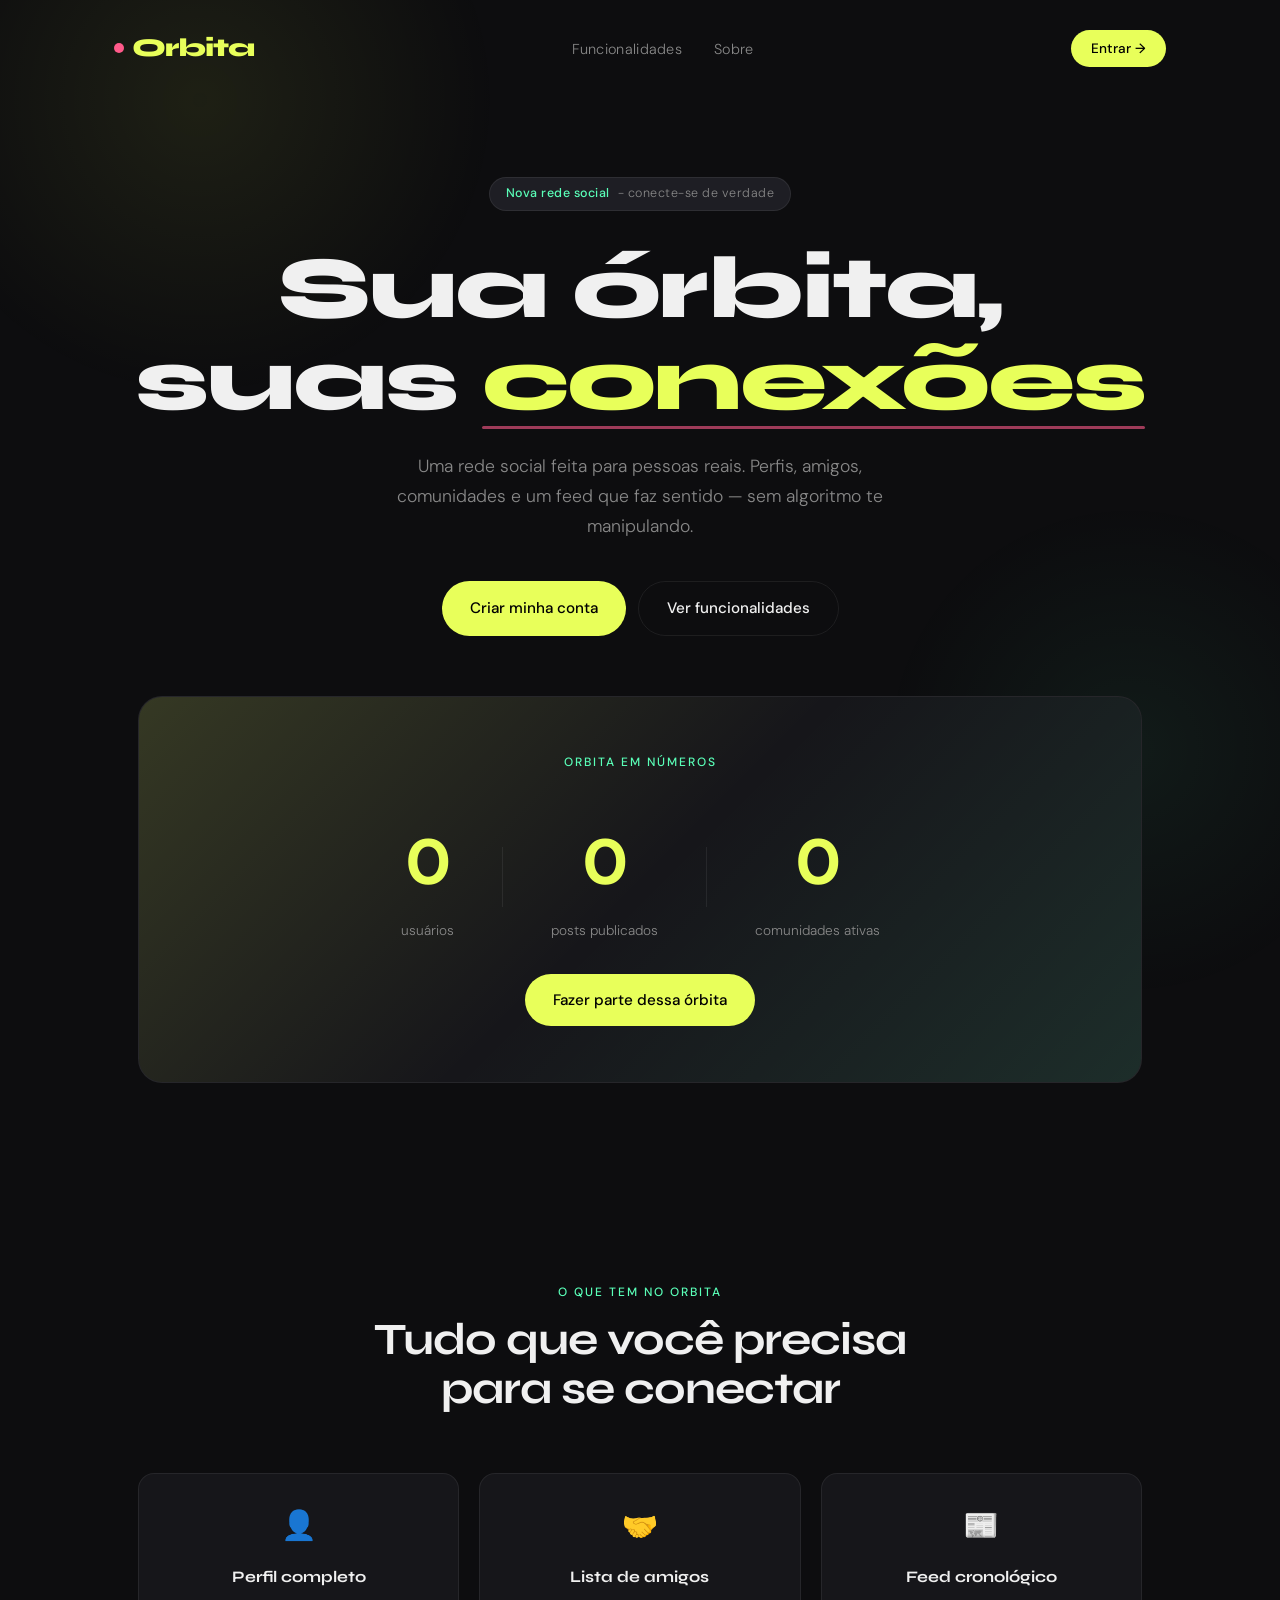
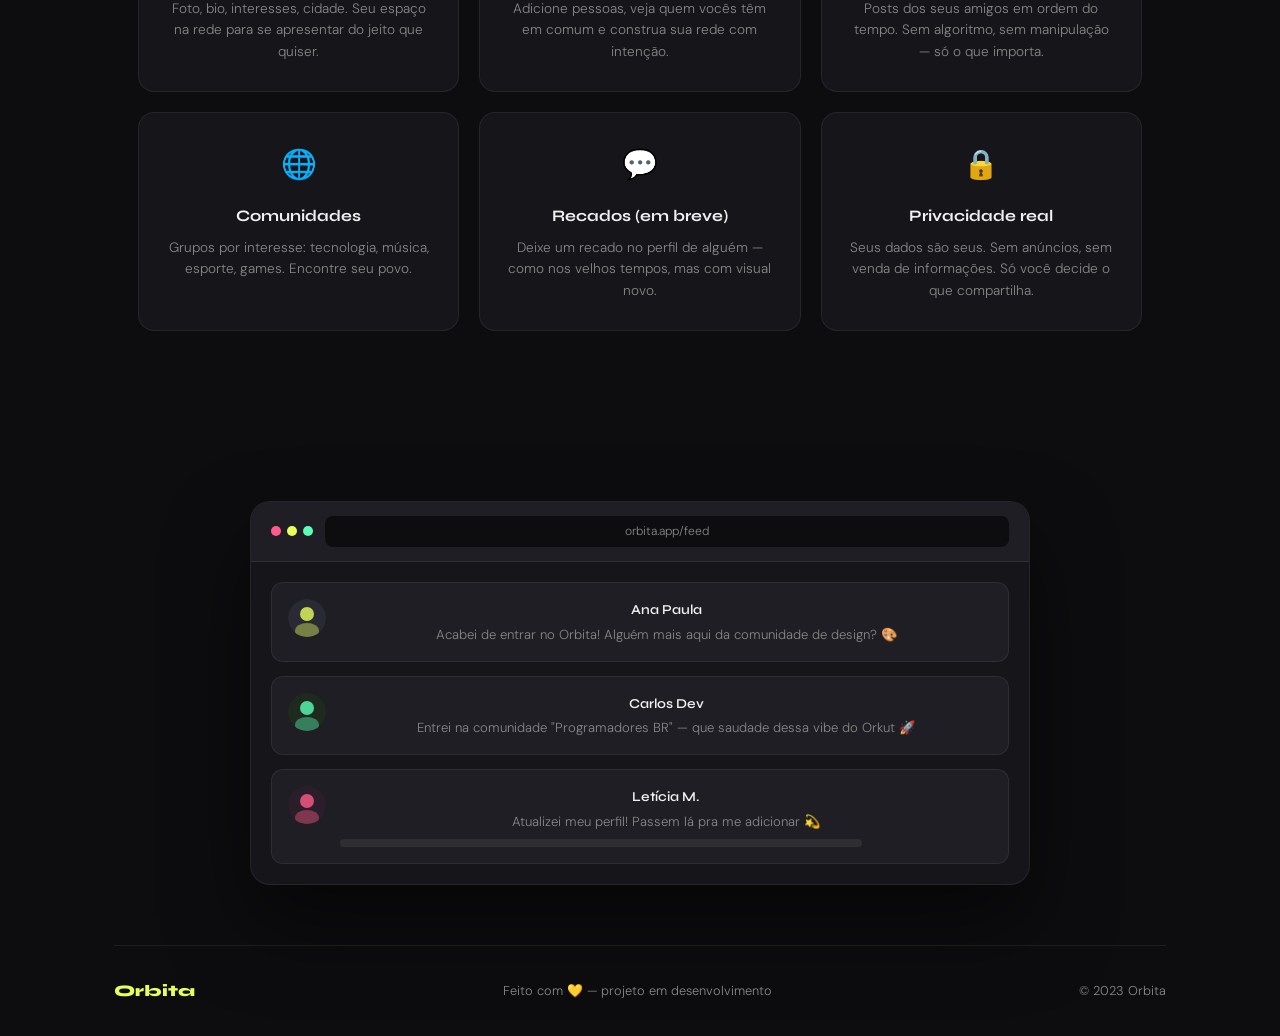
<file: index.html>
<!DOCTYPE html>
<html lang="pt-BR">
<head>
  <meta charset="UTF-8" />
  <meta name="viewport" content="width=device-width, initial-scale=1.0"/>
  <title>Orbita — Sua rede social</title>
  <link href="https://fonts.googleapis.com/css2?family=Syne:wght@400;600;700;800&family=DM+Sans:wght@300;400;500&display=swap" rel="stylesheet"/>  
  <link rel="icon" href="assets/favicon.svg" type="image/svg+xml"/>
  <style>
    /* =============================================
       VARIÁVEIS DE COR E TEMA
       Aqui definimos as cores principais do projeto.
       Usar variáveis facilita mudar o tema inteiro
       só alterando um lugar.
    ============================================= */
    :root {
      --bg: #0d0d0f;
      --surface: #16161a;
      --surface2: #1e1e24;
      --accent: #e8ff5a;       /* amarelo-limão vibrante */
      --accent2: #5affb8;      /* verde-menta */
      --accent3: #ff5a8a;      /* rosa */
      --text: #f0f0f0;
      --muted: #888;
      --border: rgba(255,255,255,0.07);
      --radius: 16px;
    }

    /* =============================================
       RESET E BASE
       Remove estilos padrão do navegador e define
       a base visual para toda a página.
    ============================================= */
    *, *::before, *::after {
      box-sizing: border-box;
      margin: 0;
      padding: 0;
    }

    html { scroll-behavior: smooth; }

    body {
      background: var(--bg);
      color: var(--text);
      font-family: 'DM Sans', sans-serif;
      font-weight: 300;
      line-height: 1.6;
      min-height: 100vh;
      overflow-x: hidden;
    }

    /* =============================================
       FUNDO ANIMADO COM GRADIENTE
       Cria uma atmosfera visual de "órbita espacial"
       com círculos de luz que se movem suavemente.
    ============================================= */
    .bg-glow {
      position: fixed;
      inset: 0;
      z-index: 0;
      pointer-events: none;
    }

    .bg-glow::before {
      content: '';
      position: absolute;
      width: 600px; height: 600px;
      border-radius: 50%;
      background: radial-gradient(circle, rgba(232,255,90,0.08) 0%, transparent 70%);
      top: -200px; left: -100px;
      animation: drift1 12s ease-in-out infinite alternate;
    }

    .bg-glow::after {
      content: '';
      position: absolute;
      width: 500px; height: 500px;
      border-radius: 50%;
      background: radial-gradient(circle, rgba(90,255,184,0.06) 0%, transparent 70%);
      bottom: -100px; right: -100px;
      animation: drift2 15s ease-in-out infinite alternate;
    }

    @keyframes drift1 {
      from { transform: translate(0, 0); }
      to   { transform: translate(80px, 60px); }
    }
    @keyframes drift2 {
      from { transform: translate(0, 0); }
      to   { transform: translate(-60px, -40px); }
    }

    /* =============================================
       LAYOUT PRINCIPAL
       Container que centraliza o conteúdo e garante
       que não fique largo demais em telas grandes.
    ============================================= */
    .container {
      position: relative;
      z-index: 1;
      max-width: 1100px;
      margin: 0 auto;
      padding: 0 24px;
    }

    /* =============================================
       NAVBAR — barra de navegação no topo
    ============================================= */
    nav {
      position: relative;
      z-index: 10;
      padding: 28px 0;
      display: flex;
      align-items: center;
      justify-content: space-between;
    }

    .logo {
      font-family: 'Syne', sans-serif;
      font-weight: 800;
      font-size: 1.6rem;
      letter-spacing: -1px;
      color: var(--accent);
      display: flex;
      align-items: center;
      gap: 8px;
    }

    .logo-dot {
      width: 10px; height: 10px;
      border-radius: 50%;
      background: var(--accent3);
      display: inline-block;
      animation: pulse 2s ease-in-out infinite;
    }

    @keyframes pulse {
      0%, 100% { transform: scale(1); opacity: 1; }
      50%       { transform: scale(1.4); opacity: 0.6; }
    }

    .nav-links {
      display: flex;
      gap: 32px;
      list-style: none;
    }

    .nav-links a {
      color: var(--muted);
      text-decoration: none;
      font-size: 0.9rem;
      transition: color 0.2s;
      letter-spacing: 0.3px;
    }

    .nav-links a:hover { color: var(--text); }

    .nav-cta {
      background: var(--accent);
      color: #000 !important;
      padding: 8px 20px;
      border-radius: 999px;
      font-weight: 500;
      font-size: 0.85rem !important;
      transition: transform 0.2s, box-shadow 0.2s !important;
      text-decoration: none; 
    }

    .nav-cta:hover {
      transform: translateY(-1px);
      box-shadow: 0 0 20px rgba(232,255,90,0.3);
      color: #000 !important;
    }

    /* =============================================
       HERO — seção principal, primeira coisa que
       o usuário vê ao entrar no site.
    ============================================= */
    .hero {
      padding: 80px 0 60px;
      text-align: center;
      animation: fadeUp 0.8s ease both;
    }

    @keyframes fadeUp {
      from { opacity: 0; transform: translateY(30px); }
      to   { opacity: 1; transform: translateY(0); }
    }

    .hero-badge {
      display: inline-flex;
      align-items: center;
      gap: 8px;
      background: var(--surface2);
      border: 1px solid var(--border);
      border-radius: 999px;
      padding: 6px 16px;
      font-size: 0.78rem;
      color: var(--muted);
      margin-bottom: 32px;
      letter-spacing: 0.5px;
    }

    .hero-badge span {
      color: var(--accent2);
      font-weight: 500;
    }

    h1 {
      font-family: 'Syne', sans-serif;
      font-weight: 800;
      font-size: clamp(2.8rem, 7vw, 5.5rem);
      line-height: 1.05;
      letter-spacing: -2px;
      margin-bottom: 24px;
    }

    /* clamp() = tamanho responsivo: mínimo, ideal, máximo */

    h1 em {
      font-style: normal;
      color: var(--accent);
      position: relative;
    }

    h1 em::after {
      content: '';
      position: absolute;
      bottom: 4px;
      left: 0; right: 0;
      height: 3px;
      background: var(--accent3);
      border-radius: 2px;
      opacity: 0.6;
    }

    .hero-sub {
      color: var(--muted);
      font-size: 1.1rem;
      max-width: 520px;
      margin: 0 auto 40px;
      line-height: 1.7;
    }

    /* =============================================
       BOTÕES DE AÇÃO
    ============================================= */
    .btn-group {
      display: flex;
      gap: 12px;
      justify-content: center;
      flex-wrap: wrap;
    }

    .btn {
      display: inline-flex;
      align-items: center;
      gap: 8px;
      padding: 14px 28px;
      border-radius: 999px;
      font-size: 0.95rem;
      font-weight: 500;
      cursor: pointer;
      text-decoration: none;
      transition: all 0.2s;
      border: none;
      font-family: 'DM Sans', sans-serif;
    }

    .btn-primary {
      background: var(--accent);
      color: #000;
    }

    .btn-primary:hover {
      transform: translateY(-2px);
      box-shadow: 0 8px 30px rgba(232,255,90,0.25);
    }

    .btn-secondary {
      background: transparent;
      color: var(--text);
      border: 1px solid var(--border);
    }

    .btn-secondary:hover {
      background: var(--surface2);
      border-color: rgba(255,255,255,0.15);
    }

    /* =============================================
       PREVIEW DO APP — mockup visual
    ============================================= */
    .app-preview {
      margin: 70px auto 0;
      max-width: 780px;
      background: var(--surface);
      border: 1px solid var(--border);
      border-radius: 20px;
      overflow: hidden;
      box-shadow: 0 40px 80px rgba(0,0,0,0.5);
      animation: fadeUp 0.8s 0.2s ease both;
    }

    .app-bar {
      background: var(--surface2);
      padding: 14px 20px;
      display: flex;
      align-items: center;
      gap: 12px;
      border-bottom: 1px solid var(--border);
    }

    .app-dots {
      display: flex;
      gap: 6px;
    }

    .app-dots span {
      width: 10px; height: 10px;
      border-radius: 50%;
    }
    .app-dots span:nth-child(1) { background: var(--accent3); }
    .app-dots span:nth-child(2) { background: var(--accent); }
    .app-dots span:nth-child(3) { background: var(--accent2); }

    .app-url {
      flex: 1;
      background: var(--bg);
      border-radius: 8px;
      padding: 6px 14px;
      font-size: 0.75rem;
      color: var(--muted);
      text-align: center;
    }

    /* Feed simulado dentro do mockup */
    .mock-feed {
      padding: 20px;
      display: flex;
      flex-direction: column;
      gap: 14px;
    }

    .mock-post {
      background: var(--surface2);
      border: 1px solid var(--border);
      border-radius: 12px;
      padding: 16px;
      display: flex;
      gap: 14px;
      align-items: flex-start;
      animation: fadeUp 0.5s ease both;
    }

    .mock-post:nth-child(1) { animation-delay: 0.3s; }
    .mock-post:nth-child(2) { animation-delay: 0.45s; }
    .mock-post:nth-child(3) { animation-delay: 0.6s; }

    .mock-avatar {
      width: 38px; height: 38px;
      border-radius: 50%;
      flex-shrink: 0;
    }

    .mock-content { flex: 1; }

    .mock-name {
      font-family: 'Syne', sans-serif;
      font-size: 0.85rem;
      font-weight: 600;
      margin-bottom: 4px;
      color: var(--text);
    }

    .mock-text {
      font-size: 0.82rem;
      color: var(--muted);
      line-height: 1.5;
    }

    .mock-bar {
      height: 8px;
      border-radius: 4px;
      background: var(--border);
      margin-top: 8px;
    }

    .mock-bar.short { width: 55%; }
    .mock-bar.long  { width: 80%; }

    /* =============================================
       SEÇÃO DE FUNCIONALIDADES
    ============================================= */
    .features {
      padding: 100px 0;
      animation: fadeUp 0.8s 0.4s ease both;
    }

    .section-label {
      font-size: 0.75rem;
      letter-spacing: 2px;
      text-transform: uppercase;
      color: var(--accent2);
      margin-bottom: 12px;
      font-weight: 500;
    }

    .section-title {
      font-family: 'Syne', sans-serif;
      font-size: clamp(1.8rem, 4vw, 2.8rem);
      font-weight: 700;
      letter-spacing: -1px;
      line-height: 1.1;
      margin-bottom: 60px;
    }

    /* Grid de cards — 3 colunas em telas grandes */
    .features-grid {
      display: grid;
      grid-template-columns: repeat(auto-fit, minmax(240px, 1fr));
      gap: 20px;
    }

    .feature-card {
      background: var(--surface);
      border: 1px solid var(--border);
      border-radius: var(--radius);
      padding: 28px;
      transition: border-color 0.3s, transform 0.3s;
      position: relative;
      overflow: hidden;
    }

    /* Linha colorida no topo de cada card */
    .feature-card::before {
      content: '';
      position: absolute;
      top: 0; left: 0; right: 0;
      height: 2px;
      background: var(--card-color, var(--accent));
      opacity: 0;
      transition: opacity 0.3s;
    }

    .feature-card:hover {
      border-color: rgba(255,255,255,0.15);
      transform: translateY(-4px);
    }

    .feature-card:hover::before { opacity: 1; }

    .feature-icon {
      font-size: 1.8rem;
      margin-bottom: 16px;
    }

    .feature-name {
      font-family: 'Syne', sans-serif;
      font-weight: 700;
      font-size: 1rem;
      margin-bottom: 8px;
    }

    .feature-desc {
      font-size: 0.85rem;
      color: var(--muted);
      line-height: 1.6;
    }

    .stats-section {
  padding: 60px 0 100px;
}

.stats-card {
  background: var(--surface);
  border: 1px solid var(--border);
  border-radius: 24px;
  padding: 56px;
  text-align: center;
  position: relative;
  overflow: hidden;
}

.stats-card::before {
  content: '';
  position: absolute;
  inset: -1px;
  border-radius: 24px;
  background: linear-gradient(135deg, rgba(232,255,90,0.15), transparent 50%, rgba(90,255,184,0.1));
  z-index: 0;
  pointer-events: none;
}

.stats-card > * { position: relative; z-index: 1; }

.stats-label {
  font-size: 0.75rem;
  letter-spacing: 2px;
  text-transform: uppercase;
  color: var(--accent2);
  margin-bottom: 40px;
  font-weight: 500;
}

.stats-grid {
  display: flex;
  align-items: center;
  justify-content: center;
  gap: 0;
  flex-wrap: wrap;
}

.stat-item { padding: 0 48px; }

.stat-num {
  font-family: var(--font-display);
  font-size: clamp(2.5rem, 6vw, 4rem);
  font-weight: 800;
  letter-spacing: -2px;
  color: var(--accent);
  margin-bottom: 6px;
}

.stat-desc {
  font-size: 0.85rem;
  color: var(--muted);
}

.stat-divider {
  width: 1px;
  height: 60px;
  background: var(--border);
}

    /* =============================================
       SEÇÃO DE CADASTRO
    ============================================= */
    .signup-section {
      padding: 60px 0 100px;
    }

    .signup-card {
      background: var(--surface);
      border: 1px solid var(--border);
      border-radius: 24px;
      padding: 56px;
      text-align: center;
      position: relative;
      overflow: hidden;
    }

    .signup-card::before {
      content: '';
      position: absolute;
      inset: -1px;
      border-radius: 24px;
      background: linear-gradient(135deg, rgba(232,255,90,0.15), transparent 50%, rgba(90,255,184,0.1));
      z-index: 0;
      pointer-events: none;
    }

    .signup-card > * { position: relative; z-index: 1; }

    .signup-card h2 {
      font-family: 'Syne', sans-serif;
      font-size: clamp(1.6rem, 4vw, 2.4rem);
      font-weight: 800;
      letter-spacing: -1px;
      margin-bottom: 12px;
    }

    .signup-card p {
      color: var(--muted);
      margin-bottom: 32px;
      font-size: 0.95rem;
    }

    /* =============================================
       FORMULÁRIO DE CADASTRO
    ============================================= */
    .form-row {
      display: flex;
      gap: 12px;
      max-width: 460px;
      margin: 0 auto;
    }

    /* input = campo de texto */
    .form-row input {
      flex: 1;
      background: var(--surface2);
      border: 1px solid var(--border);
      border-radius: 999px;
      padding: 14px 20px;
      color: var(--text);
      font-family: 'DM Sans', sans-serif;
      font-size: 0.9rem;
      outline: none;
      transition: border-color 0.2s;
    }

    .form-row input::placeholder { color: var(--muted); }

    .form-row input:focus {
      border-color: var(--accent);
    }

    /* =============================================
       RODAPÉ
    ============================================= */
    footer {
      border-top: 1px solid var(--border);
      padding: 32px 0;
      display: flex;
      align-items: center;
      justify-content: space-between;
      flex-wrap: gap;
      gap: 16px;
    }

    .footer-logo {
      font-family: 'Syne', sans-serif;
      font-weight: 800;
      font-size: 1rem;
      color: var(--accent);
    }

    .footer-text {
      font-size: 0.8rem;
      color: var(--muted);
    }

  @media (max-width: 600px) {
    .nav-links { display: none; }
    nav { padding: 0 16px;} 
    .nav-cta { display: inline-flex !important; }
  }
  </style>
</head>
<script>
  // Busca estatísticas reais da API
  fetch('https://orbita-backend-jlqp.onrender.com/api/stats')
    .then(r => r.json())
    .then(d => {
      document.getElementById('stat-usuarios').textContent    = d.usuarios    || d.users    || 0;
      document.getElementById('stat-posts').textContent       = d.posts       || 0;
      document.getElementById('stat-comunidades').textContent = d.comunidades || d.communities || 0;
    })
    .catch(() => {
      document.getElementById('stat-usuarios').textContent    = '0';
      document.getElementById('stat-posts').textContent       = '0';
      document.getElementById('stat-comunidades').textContent = '0';
    });
</script>
<body>

  <!-- Fundo com brilhos animados -->
  <div class="bg-glow"></div>

  <!-- NAVBAR -->
<div class="container">
  <nav>
    <div class="logo">
      <span class="logo-dot"></span>
      Orbita
    </div>
    <ul class="nav-links">
      <li><a href="#funcionalidades">Funcionalidades</a></li>
      <li><a href="#sobre">Sobre</a></li>
    </ul>
    <a href="login.html" class="nav-cta">Entrar →</a>
  </nav>
</div>

  <!-- ============================================
       HERO — seção principal
  ============================================= -->
  <div class="container">
    <section class="hero">
      <div class="hero-badge">
        <span>Nova rede social</span> - conecte-se de verdade
      </div>

      <h1>
        Sua órbita,<br/>
        suas <em>conexões</em>
      </h1>

      <p class="hero-sub">
        Uma rede social feita para pessoas reais. Perfis, amigos,
        comunidades e um feed que faz sentido — sem algoritmo te manipulando.
      </p>

      <div class="btn-group">
        <a href="login.html" class="btn btn-primary">
           Criar minha conta
        </a>
        <a href="#funcionalidades" class="btn btn-secondary">
          Ver funcionalidades
        </a>
      </div>

        <div class="container" id="stats">
  <section class="stats-section">
    <div class="stats-card">
      <div class="stats-label">Orbita em números</div>
      <div class="stats-grid">
        <div class="stat-item">
          <div class="stat-num" id="stat-usuarios">...</div>
          <div class="stat-desc">usuários</div>
        </div>
        <div class="stat-divider"></div>
        <div class="stat-item">
          <div class="stat-num" id="stat-posts">...</div>
          <div class="stat-desc">posts publicados</div>
        </div>
        <div class="stat-divider"></div>
        <div class="stat-item">
          <div class="stat-num" id="stat-comunidades">...</div>
          <div class="stat-desc">comunidades ativas</div>
        </div>
      </div>
      <a href="login.html" class="btn btn-primary" style="margin-top:32px">
        Fazer parte dessa órbita
      </a>
    </div>
  </section>
</div>

<!-- ============================================
       FUNCIONALIDADES
  ============================================= -->
  <div class="container" id="funcionalidades">
    <section class="features">
      <div class="section-label">O que tem no Orbita</div>
      <h2 class="section-title">Tudo que você precisa<br/>para se conectar</h2>

      <div class="features-grid">

        <div class="feature-card" style="--card-color: var(--accent)">
          <div class="feature-icon">👤</div>
          <div class="feature-name">Perfil completo</div>
          <p class="feature-desc">
            Foto, bio, interesses, cidade. Seu espaço na rede para se apresentar do jeito que quiser.
          </p>
        </div>

        <div class="feature-card" style="--card-color: var(--accent2)">
          <div class="feature-icon">🤝</div>
          <div class="feature-name">Lista de amigos</div>
          <p class="feature-desc">
            Adicione pessoas, veja quem vocês têm em comum e construa sua rede com intenção.
          </p>
        </div>

        <div class="feature-card" style="--card-color: var(--accent3)">
          <div class="feature-icon">📰</div>
          <div class="feature-name">Feed cronológico</div>
          <p class="feature-desc">
            Posts dos seus amigos em ordem do tempo. Sem algoritmo, sem manipulação — só o que importa.
          </p>
        </div>

        <div class="feature-card" style="--card-color: #a78bfa">
          <div class="feature-icon">🌐</div>
          <div class="feature-name">Comunidades</div>
          <p class="feature-desc">
            Grupos por interesse: tecnologia, música, esporte, games. Encontre seu povo.
          </p>
        </div>

        <div class="feature-card" style="--card-color: #fb923c">
          <div class="feature-icon">💬</div>
          <div class="feature-name">Recados (em breve)</div>
          <p class="feature-desc">
            Deixe um recado no perfil de alguém — como nos velhos tempos, mas com visual novo.
          </p>
        </div>

        <div class="feature-card" style="--card-color: var(--accent2)">
          <div class="feature-icon">🔒</div>
          <div class="feature-name">Privacidade real</div>
          <p class="feature-desc">
            Seus dados são seus. Sem anúncios, sem venda de informações. Só você decide o que compartilha.
          </p>
        </div>

      </div>
    </section>
  </div>

      <!-- Mockup do app -->
      <div class="app-preview">
        <div class="app-bar">
          <div class="app-dots">
            <span></span><span></span><span></span>
          </div>
          <div class="app-url">orbita.app/feed</div>
        </div>
        <div class="mock-feed">

          <!-- Post simulado 1 -->
          <div class="mock-post">
            <svg class="mock-avatar" viewBox="0 0 38 38">
              <circle cx="19" cy="19" r="19" fill="#2a2a35"/>
              <circle cx="19" cy="15" r="7" fill="#e8ff5a" opacity="0.8"/>
              <ellipse cx="19" cy="32" rx="12" ry="8" fill="#e8ff5a" opacity="0.4"/>
            </svg>
            <div class="mock-content">
              <div class="mock-name">Ana Paula</div>
              <div class="mock-text">Acabei de entrar no Orbita! Alguém mais aqui da comunidade de design? 🎨</div>
            </div>
          </div>

          <!-- Post simulado 2 -->
          <div class="mock-post">
            <svg class="mock-avatar" viewBox="0 0 38 38">
              <circle cx="19" cy="19" r="19" fill="#1e2a1e"/>
              <circle cx="19" cy="15" r="7" fill="#5affb8" opacity="0.8"/>
              <ellipse cx="19" cy="32" rx="12" ry="8" fill="#5affb8" opacity="0.4"/>
            </svg>
            <div class="mock-content">
              <div class="mock-name">Carlos Dev</div>
              <div class="mock-text">Entrei na comunidade "Programadores BR" — que saudade dessa vibe do Orkut 🚀</div>
            </div>
          </div>

          <!-- Post simulado 3 -->
          <div class="mock-post">
            <svg class="mock-avatar" viewBox="0 0 38 38">
              <circle cx="19" cy="19" r="19" fill="#2a1e2a"/>
              <circle cx="19" cy="15" r="7" fill="#ff5a8a" opacity="0.8"/>
              <ellipse cx="19" cy="32" rx="12" ry="8" fill="#ff5a8a" opacity="0.4"/>
            </svg>
            <div class="mock-content">
              <div class="mock-name">Letícia M.</div>
              <div class="mock-text">Atualizei meu perfil! Passem lá pra me adicionar 💫</div>
              <div class="mock-bar long"></div>
            </div>
          </div>

        </div>
      </div>
    </section>
  </div>

<!-- ============================================
       RODAPÉ
  ============================================= -->
  <div class="container">
    <footer>
      <div class="footer-logo">Orbita</div>
      <div class="footer-text">Feito com 💛 — projeto em desenvolvimento</div>
      <div class="footer-text">© 2023 Orbita</div>
    </footer>
  </div>

</body>
</html>
</file>
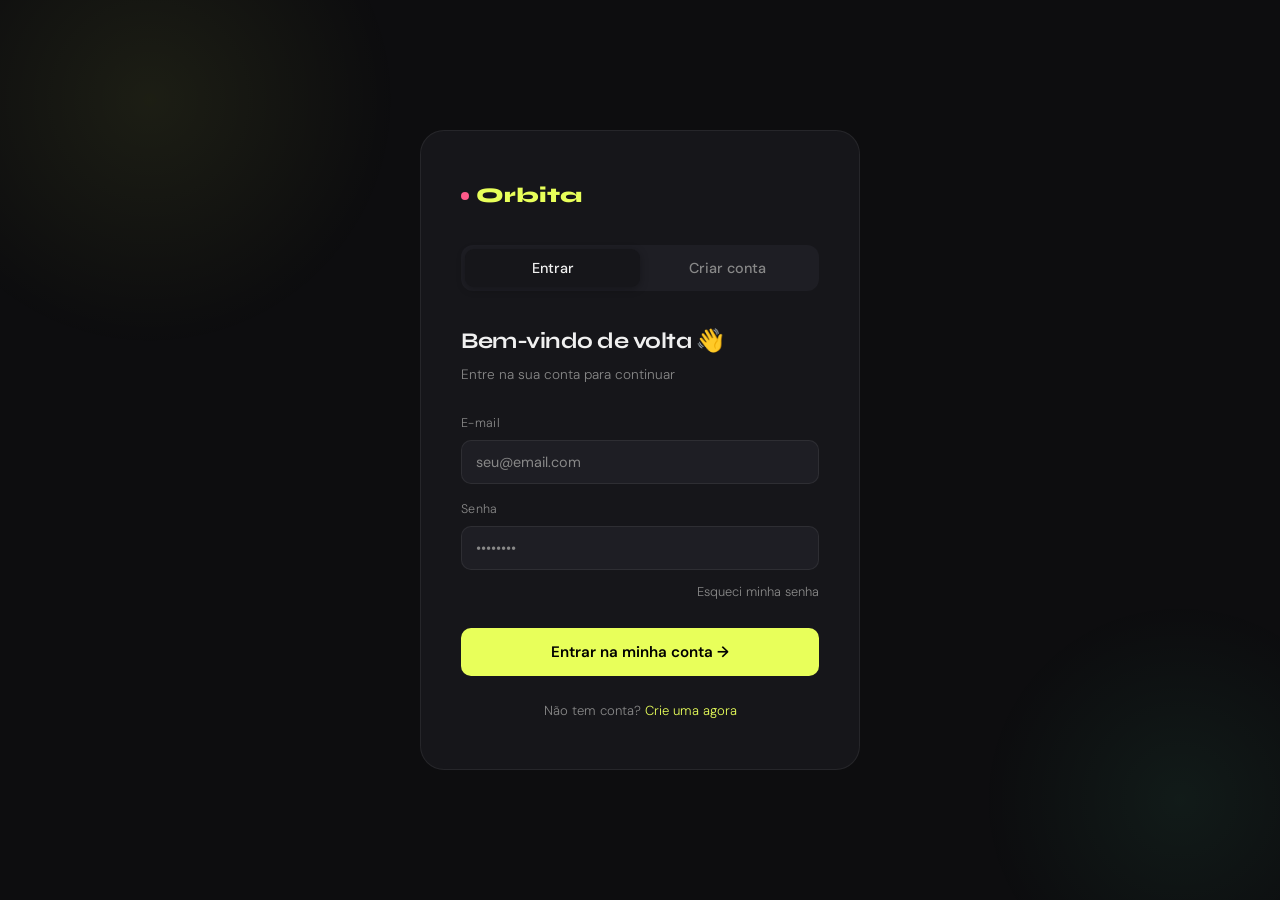
<file: buscar.html>
<!DOCTYPE html>
<html lang="pt-BR">
<head>
  <meta charset="UTF-8"/>
  <meta name="viewport" content="width=device-width, initial-scale=1.0"/>
  <title>Orbita — Buscar</title>
  <link href="https://fonts.googleapis.com/css2?family=Syne:wght@400;600;700;800&family=DM+Sans:wght@300;400;500&display=swap" rel="stylesheet"/>
  <link rel="stylesheet" href="styles.css"/>
  <link rel="icon" href="data:image/svg+xml,<svg xmlns='http://www.w3.org/2000/svg' viewBox='0 0 100 100'><circle cx='50' cy='50' r='50' fill='%23e8ff5a'/><text x='50' y='68' text-anchor='middle' font-size='55' fill='%23000'>✦</text></svg>"/>
  <style>
    nav {
      position: sticky; top: 0; z-index: 100;
      background: rgba(13,13,15,0.9);
      backdrop-filter: blur(12px);
      border-bottom: 1px solid var(--border);
      padding: 0 24px;
    }

    .nav-inner {
      max-width: 700px; margin: 0 auto;
      display: flex; align-items: center;
      height: 60px; gap: 16px;
    }

    .page {
      max-width: 700px; margin: 0 auto;
      padding: 32px 24px;
    }

    .page-title {
      font-family: var(--font-display);
      font-size: 1.8rem; font-weight: 800;
      letter-spacing: -0.5px; margin-bottom: 24px;
      animation: fadeUp 0.4s ease both;
    }

    @keyframes fadeUp {
      from { opacity: 0; transform: translateY(16px); }
      to   { opacity: 1; transform: translateY(0); }
    }

    /* CAMPO DE BUSCA */
    .search-wrap {
      position: relative;
      margin-bottom: 32px;
      animation: fadeUp 0.4s 0.05s ease both;
    }

    .search-icon {
    position: absolute;
    left: 16px; top: 50%;
    transform: translateY(-52%);
    font-size: 0.85rem;
    color: var(--muted);
    pointer-events: none;
    line-height: 1;
    }

    .search-input {
      width: 100%;
      background: var(--surface);
      border: 1px solid var(--border);
      border-radius: 14px;
      padding: 14px 16px;
      color: var(--text);
      font-family: var(--font-body);
      font-size: 1rem;
      outline: none;
      transition: border-color 0.2s, box-shadow 0.2s;
    }

    .search-input::placeholder { color: var(--muted); }

    .search-input:focus {
      border-color: var(--accent);
      box-shadow: 0 0 0 3px rgba(232,255,90,0.08);
    }

    /* Botão de limpar busca */
    .search-clear {
      position: absolute;
      right: 14px; top: 50%;
      transform: translateY(-50%);
      background: var(--surface2);
      border: none; border-radius: 50%;
      width: 24px; height: 24px;
      color: var(--muted); font-size: 0.8rem;
      cursor: pointer; display: none;
      align-items: center; justify-content: center;
      transition: all 0.2s;
    }

    .search-clear.visible { display: flex; }
    .search-clear:hover { color: var(--text); background: var(--border); }

    /* RESULTADOS */
    .results-label {
      font-size: 0.72rem; letter-spacing: 1.5px;
      text-transform: uppercase; color: var(--muted);
      margin-bottom: 12px; font-weight: 500;
    }

    .results-list {
      display: flex; flex-direction: column; gap: 8px;
    }

    /* CARD DE USUÁRIO */
    .user-card {
      background: var(--surface);
      border: 1px solid var(--border);
      border-radius: var(--radius);
      padding: 16px 20px;
      display: flex; align-items: center; gap: 16px;
      cursor: pointer;
      transition: border-color 0.2s, transform 0.2s;
      animation: fadeUp 0.3s ease both;
      text-decoration: none; color: inherit;
    }

    .user-card:hover {
      border-color: rgba(255,255,255,0.15);
      transform: translateY(-2px);
    }

    .user-card-avatar {
      width: 52px; height: 52px; border-radius: 50%;
      background: var(--surface2);
      display: flex; align-items: center; justify-content: center;
      font-size: 1.4rem; flex-shrink: 0;
    }

    .user-card-info { flex: 1; min-width: 0; }

    .user-card-nome {
      font-family: var(--font-display); font-weight: 700;
      font-size: 0.95rem; margin-bottom: 2px;
    }

    .user-card-handle { font-size: 0.78rem; color: var(--muted); margin-bottom: 4px; }

    .user-card-bio {
      font-size: 0.8rem; color: var(--muted);
      white-space: nowrap; overflow: hidden;
      text-overflow: ellipsis;
    }

    .btn-seguir {
      padding: 7px 16px; border-radius: 999px;
      font-size: 0.78rem; font-family: var(--font-body); font-weight: 500;
      cursor: pointer; transition: all 0.2s; flex-shrink: 0;
      border: 1px solid var(--border); background: transparent; color: var(--muted);
    }

    .btn-seguir:hover { color: var(--text); border-color: rgba(255,255,255,0.2); }

    .btn-seguir.seguindo {
      background: rgba(90,255,184,0.1);
      border-color: rgba(90,255,184,0.3);
      color: var(--accent2);
    }

    .btn-seguir.eu { display: none; } /* esconde botão no próprio perfil */

    /* ESTADOS */
    .state-box {
      text-align: center; padding: 60px 20px;
      color: var(--muted); font-size: 0.88rem;
    }

    .state-icon { font-size: 2.5rem; margin-bottom: 12px; }

    /* SUGESTÕES — aparecem antes de digitar */
    .suggestions-grid {
      display: grid;
      grid-template-columns: repeat(auto-fill, minmax(200px, 1fr));
      gap: 12px;
    }

    .suggestion-card {
      background: var(--surface);
      border: 1px solid var(--border);
      border-radius: var(--radius);
      padding: 20px 16px;
      text-align: center;
      cursor: pointer;
      transition: border-color 0.2s, transform 0.2s;
      animation: fadeUp 0.4s ease both;
    }

    .suggestion-card:hover {
      border-color: rgba(255,255,255,0.15);
      transform: translateY(-3px);
    }

    .suggestion-avatar {
      width: 56px; height: 56px; border-radius: 50%;
      background: var(--surface2);
      display: flex; align-items: center; justify-content: center;
      font-size: 1.5rem; margin: 0 auto 10px;
    }

    .suggestion-nome {
      font-family: var(--font-display); font-weight: 700;
      font-size: 0.88rem; margin-bottom: 2px;
    }

    .suggestion-handle { font-size: 0.72rem; color: var(--muted); margin-bottom: 12px; }

    .btn-seguir-sug {
      width: 100%; padding: 7px;
      border-radius: 999px; border: 1px solid var(--border);
      background: transparent; color: var(--muted);
      font-family: var(--font-body); font-size: 0.78rem; font-weight: 500;
      cursor: pointer; transition: all 0.2s;
    }

    .btn-seguir-sug:hover {
      background: rgba(232,255,90,0.08);
      border-color: rgba(232,255,90,0.3);
      color: var(--accent);
    }

    .btn-seguir-sug.seguindo {
      background: rgba(90,255,184,0.1);
      border-color: rgba(90,255,184,0.3);
      color: var(--accent2);
    }

    .mobile-nav {
  display: none;
  position: fixed;
  bottom: 0; left: 0; right: 0;
  background: rgba(13,13,15,0.95);
  backdrop-filter: blur(12px);
  border-top: 1px solid var(--border);
  padding: 8px 0 16px;
  z-index: 100;
  justify-content: space-around;
  align-items: center;
}

.mobile-nav-btn {
  display: flex;
  flex-direction: column;
  align-items: center;
  gap: 3px;
  padding: 6px 16px;
  border: none;
  background: transparent;
  color: var(--muted);
  font-size: 1.3rem;
  cursor: pointer;
  text-decoration: none;
  transition: color 0.2s;
  font-family: var(--font-body);
}

.mobile-nav-btn span {
  font-size: 0.6rem;
}

.mobile-nav-btn.active { color: var(--accent); }

@media (max-width: 768px) {
  .mobile-nav { display: flex; }
  nav { display: none; }
  .page, .chat-layout { padding-bottom: 80px; }
}

  </style>
</head>
<body>

  <nav>
    <div class="nav-inner">
      <a href="index.html" class="logo">
        <span class="logo-dot"></span>
        Orbita
      </a>
      <div style="display:flex; gap:6px; flex:1; justify-content:center">
        <a href="feed.html"        class="nav-btn">🏠 Feed</a>
        <a href="buscar.html"      class="nav-btn active">🔍 Buscar</a>
        <a href="comunidades.html" class="nav-btn">🌐 Comunidades</a>
        <a href="perfil.html"      class="nav-btn">👤 Perfil</a>
      </div>
    </div>
  </nav>

  <div class="page">

    <div class="page-title">🔍 Buscar pessoas</div>

    <!-- Campo de busca -->
    <div class="search-wrap">
      <input
        class="search-input"
        id="search-input"
        type="text"
        placeholder="Busque por nome ou @handle..."
        oninput="onBusca(this.value)"
        autocomplete="off"
      />
      <button class="search-clear" id="search-clear" onclick="limparBusca()">✕</button>
    </div>

    <!-- Área de resultados -->
    <div id="resultados"></div>

  </div>

  <script src="app.js"></script>
  <script>

    // Proteção de rota
    if (!Orbita.auth.estaLogado()) {
      window.location.href = 'login.html';
    }

    const token     = Orbita.store.ler('token');
    const euUsuario = Orbita.auth.usuario();

    // Estado de seguindo para cada usuário
    // Guardamos aqui para não precisar recarregar
    const estadoSeguindo = {};


    // ==========================================
    // Ao carregar a página, mostra sugestões
    // de pessoas para seguir
    // ==========================================
    carregarSugestoes();


    // ==========================================
    // FUNÇÃO: carregarSugestoes()
    // Busca todos os usuários e mostra como
    // sugestões antes de o usuário digitar
    // ==========================================
    async function carregarSugestoes() {
      const area = document.getElementById('resultados');

      area.innerHTML = `
        <div class="results-label">Pessoas que você pode conhecer</div>
        <div class="suggestions-grid" id="sugestoes-grid">
          ${[1,2,3].map(() => `
            <div class="suggestion-card">
              <div class="skeleton-circle" style="width:56px;height:56px;margin:0 auto 10px"></div>
              <div class="skeleton-line" style="width:70%;margin:0 auto 6px"></div>
              <div class="skeleton-line" style="width:50%;margin:0 auto 12px"></div>
              <div class="skeleton-line" style="height:30px;border-radius:999px"></div>
            </div>
          `).join('')}
        </div>
      `;

      try {
        // Busca todos com uma letra genérica
        const resposta = await fetch(`${API_URL}/api/usuarios?busca=a`);
        const dados    = await resposta.json();

        // Filtra o próprio usuário
        const outros = dados.usuarios.filter(u => u.handle !== euUsuario?.handle);

        if (outros.length === 0) {
          area.innerHTML = `
            <div class="state-box">
              <div class="state-icon">👥</div>
              <p>Nenhum usuário cadastrado ainda.</p>
            </div>
          `;
          return;
        }

        const grid = document.getElementById('sugestoes-grid');
        grid.innerHTML = outros.map((u, i) => {
          estadoSeguindo[u.id] = false; // começa como não seguindo
          return `
            <div class="suggestion-card" style="animation-delay:${i * 0.07}s"
                 onclick="irParaPerfil('${u.handle}')">
              <div class="suggestion-avatar">${u.avatar || '🙂'}</div>
              <div class="suggestion-nome">${u.nome}</div>
              <div class="suggestion-handle">@${u.handle}</div>
              <button
                class="btn-seguir-sug"
                id="sug-btn-${u.id}"
                onclick="event.stopPropagation(); toggleSeguir(${u.id}, 'sug-btn-${u.id}')">
                + Seguir
              </button>
            </div>
          `;
        }).join('');

      } catch (e) {
        area.innerHTML = `<div class="state-box">Erro ao carregar sugestões.</div>`;
      }
    }


    // ==========================================
    // FUNÇÃO: onBusca(valor)
    // Chamada a cada tecla digitada.
    // Usa debounce para não chamar a API
    // a cada letra — espera 400ms de pausa.
    // ==========================================
    const buscarDebounced = Orbita.debounce(async (termo) => {
      const area = document.getElementById('resultados');

      if (termo.length === 0) {
        carregarSugestoes();
        return;
      }

      if (termo.length < 2) {
        area.innerHTML = `
          <div class="state-box">
            <div class="state-icon">⌨️</div>
            <p>Digite pelo menos 2 caracteres.</p>
          </div>
        `;
        return;
      }

      // Esqueleto de carregamento
      area.innerHTML = `
        <div class="results-label">Buscando...</div>
        <div class="results-list">
          ${[1,2].map(() => `
            <div class="user-card" style="cursor:default">
              <div class="skeleton-circle" style="width:52px;height:52px"></div>
              <div style="flex:1">
                <div class="skeleton-line" style="width:40%"></div>
                <div class="skeleton-line" style="width:25%;margin-bottom:0"></div>
              </div>
            </div>
          `).join('')}
        </div>
      `;

      try {
        const resposta = await fetch(
          `${API_URL}/api/usuarios?busca=${encodeURIComponent(termo)}`
        );
        const dados = await resposta.json();

        // Filtra o próprio usuário dos resultados
        const resultados = dados.usuarios.filter(u => u.handle !== euUsuario?.handle);

        if (resultados.length === 0) {
          area.innerHTML = `
            <div class="state-box">
              <div class="state-icon">🌌</div>
              <p>Nenhum usuário encontrado para "<strong>${termo}</strong>".</p>
            </div>
          `;
          return;
        }

        area.innerHTML = `
          <div class="results-label">${resultados.length} resultado${resultados.length > 1 ? 's' : ''}</div>
          <div class="results-list">
            ${resultados.map((u, i) => `
              <div class="user-card" style="animation-delay:${i * 0.06}s"
                   onclick="irParaPerfil('${u.handle}')">
                <div class="user-card-avatar">${u.avatar || '🙂'}</div>
                <div class="user-card-info">
                  <div class="user-card-nome">${destacar(u.nome, termo)}</div>
                  <div class="user-card-handle">@${destacar(u.handle, termo)}</div>
                  ${u.bio ? `<div class="user-card-bio">${u.bio}</div>` : ''}
                </div>
                <button
                  class="btn-seguir ${estadoSeguindo[u.id] ? 'seguindo' : ''}"
                  id="res-btn-${u.id}"
                  onclick="event.stopPropagation(); toggleSeguir(${u.id}, 'res-btn-${u.id}')">
                  ${estadoSeguindo[u.id] ? '✓ Seguindo' : '+ Seguir'}
                </button>
              </div>
            `).join('')}
          </div>
        `;

      } catch (e) {
        area.innerHTML = `<div class="state-box">Erro ao buscar. Tente novamente.</div>`;
      }

    }, 400);

    function onBusca(valor) {
      // Mostra/esconde botão de limpar
      const clearBtn = document.getElementById('search-clear');
      clearBtn.classList.toggle('visible', valor.length > 0);

      buscarDebounced(valor);
    }


    // ==========================================
    // FUNÇÃO: destacar(texto, termo)
    // Destaca o termo buscado no texto
    // com uma cor diferente.
    // ==========================================
    function destacar(texto, termo) {
      if (!termo) return texto;
      // RegExp com flag 'gi' = busca global e sem case
      const regex = new RegExp(`(${termo})`, 'gi');
      return texto.replace(regex, `<mark style="background:rgba(232,255,90,0.3);color:var(--text);border-radius:3px">$1</mark>`);
    }


    // ==========================================
    // FUNÇÃO: limparBusca()
    // Limpa o campo e volta para as sugestões
    // ==========================================
    function limparBusca() {
      const input = document.getElementById('search-input');
      input.value = '';
      input.focus();
      document.getElementById('search-clear').classList.remove('visible');
      carregarSugestoes();
    }


    // ==========================================
    // FUNÇÃO: toggleSeguir(id, btnId)
    // Segue ou deixa de seguir um usuário
    // ==========================================
    async function toggleSeguir(id, btnId) {
      const btn = document.getElementById(btnId);
      if (!btn) return;
      btn.disabled = true;

      try {
        const resposta = await fetch(`${API_URL}/api/usuarios/${id}/seguir`, {
          method:  'POST',
          headers: { 'Authorization': `Bearer ${token}` },
        });

        const dados = await resposta.json();
        if (!resposta.ok) { Orbita.toast(dados.erro || 'Erro', 'error'); return; }

        // Atualiza estado local
        estadoSeguindo[id] = dados.seguindo;

        // Atualiza o botão
        btn.textContent = dados.seguindo ? '✓ Seguindo' : '+ Seguir';
        btn.classList.toggle('seguindo', dados.seguindo);

        Orbita.toast(dados.seguindo ? 'Seguindo! 🎉' : 'Deixou de seguir', 'default');

      } catch (e) {
        Orbita.toast('Erro ao conectar', 'error');
      } finally {
        btn.disabled = false;
      }
    }


    // ==========================================
    // FUNÇÃO: irParaPerfil(handle)
    // ==========================================
    function irParaPerfil(handle) {
      window.location.href = `perfil.html?usuario=${handle}`;
    }


    // Foca no campo de busca ao carregar
    document.getElementById('search-input').focus();

  </script>

  <div class="mobile-nav">
  <a href="feed.html"   class="mobile-nav-btn">🏠 <span>Feed</span></a>
  <a href="buscar.html" class="mobile-nav-btn active">🔍 <span>Buscar</span></a>
  <a href="mensagens.html" class="mobile-nav-btn">💬 <span>Mensagens</span></a>
  <a href="comunidades.html" class="mobile-nav-btn">🌐 <span>Comunidades</span></a>
  <a href="perfil.html" class="mobile-nav-btn">🙂 <span>Perfil</span></a>
  </div>

</body>
</html>
</file>
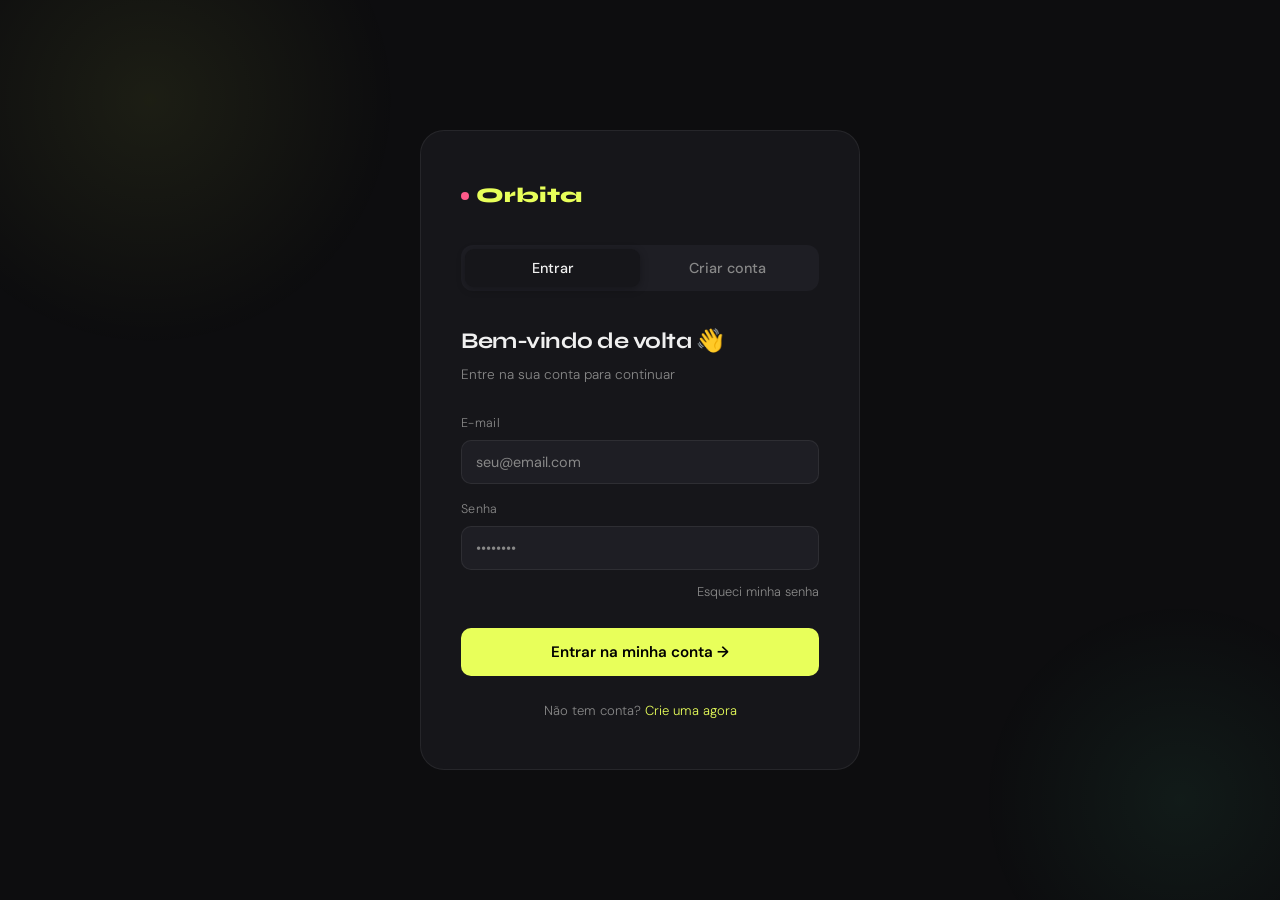
<file: comunidade.html>
<!DOCTYPE html>
<html lang="pt-BR">
<head>
  <meta charset="UTF-8"/>
  <meta name="viewport" content="width=device-width, initial-scale=1.0"/>
  <title>Orbita — Comunidade</title>
  <link href="https://fonts.googleapis.com/css2?family=Syne:wght@400;600;700;800&family=DM+Sans:wght@300;400;500&display=swap" rel="stylesheet"/>
  <link rel="stylesheet" href="styles.css"/>
  <link rel="icon" href="data:image/svg+xml,<svg xmlns='http://www.w3.org/2000/svg' viewBox='0 0 100 100'><circle cx='50' cy='50' r='50' fill='%23e8ff5a'/><text x='50' y='68' text-anchor='middle' font-size='55' fill='%23000'>✦</text></svg>"/>
  <style>
    nav {
      position: sticky; top: 0; z-index: 100;
      background: rgba(13,13,15,0.9);
      backdrop-filter: blur(12px);
      border-bottom: 1px solid var(--border);
      padding: 0 24px;
    }

    .nav-inner {
      max-width: 800px; margin: 0 auto;
      display: flex; align-items: center;
      height: 60px; gap: 16px;
    }

    .page {
      max-width: 800px; margin: 0 auto;
      padding: 0 24px 40px;
    }

    /* BANNER DA COMUNIDADE */
    .community-hero {
      height: 160px;
      display: flex; align-items: flex-end;
      padding: 24px;
      position: relative;
      margin: 0 -24px 0;
      animation: fadeUp 0.4s ease both;
    }

    @keyframes fadeUp {
      from { opacity: 0; transform: translateY(16px); }
      to   { opacity: 1; transform: translateY(0); }
    }

    .hero-content { display: flex; align-items: center; gap: 16px; }

    .hero-emoji {
      width: 72px; height: 72px; border-radius: 18px;
      background: rgba(0,0,0,0.3);
      border: 2px solid rgba(255,255,255,0.1);
      display: flex; align-items: center; justify-content: center;
      font-size: 2.2rem; flex-shrink: 0;
    }

    .hero-info { flex: 1; }

    .hero-nome {
      font-family: var(--font-display); font-weight: 800;
      font-size: 1.6rem; letter-spacing: -0.5px;
      text-shadow: 0 2px 8px rgba(0,0,0,0.5);
    }

    .hero-meta {
      font-size: 0.82rem; color: rgba(255,255,255,0.7);
      margin-top: 4px;
    }

    .hero-actions { display: flex; gap: 8px; flex-shrink: 0; }

    .btn-hero {
      padding: 8px 18px; border-radius: 999px;
      font-size: 0.82rem; font-family: var(--font-body); font-weight: 500;
      cursor: pointer; transition: all 0.2s; border: none;
    }

    .btn-hero.primary { background: var(--accent); color: #000; }
    .btn-hero.primary:hover { box-shadow: 0 4px 16px rgba(232,255,90,0.3); }
    .btn-hero.outline {
      background: rgba(255,255,255,0.1);
      border: 1px solid rgba(255,255,255,0.2);
      color: #fff;
    }
    .btn-hero.outline:hover { background: rgba(255,255,255,0.2); }
    .btn-hero.danger {
      background: rgba(255,90,138,0.2);
      border: 1px solid rgba(255,90,138,0.3);
      color: var(--accent3);
    }

    /* INFO BAR */
    .info-bar {
      display: flex; align-items: center; gap: 24px;
      padding: 16px 0; border-bottom: 1px solid var(--border);
      margin-bottom: 24px; flex-wrap: wrap;
      animation: fadeUp 0.4s 0.05s ease both;
    }

    .info-item { font-size: 0.82rem; color: var(--muted); }
    .info-item strong { color: var(--text); font-weight: 600; }

    .info-desc {
      flex: 1; font-size: 0.85rem; color: var(--muted);
      line-height: 1.6; min-width: 200px;
    }

    /* LAYOUT */
    .feed-layout {
      display: grid;
      grid-template-columns: 1fr 260px;
      gap: 24px; align-items: start;
    }

    /* FEED */
    .feed-col { display: flex; flex-direction: column; gap: 16px; }

    /* CAIXA DE POST */
    .post-box {
      background: var(--surface); border: 1px solid var(--border);
      border-radius: var(--radius); padding: 18px;
      animation: fadeUp 0.4s 0.1s ease both;
    }

    .post-input-row { display: flex; gap: 12px; align-items: flex-start; }

    .post-avatar {
      width: 38px; height: 38px; border-radius: 50%;
      background: var(--surface2); border: 2px solid var(--accent);
      display: flex; align-items: center; justify-content: center;
      font-size: 1rem; flex-shrink: 0;
    }

    .post-textarea {
      flex: 1; background: var(--surface2);
      border: 1px solid var(--border); border-radius: 12px;
      padding: 11px 14px; color: var(--text);
      font-family: var(--font-body); font-size: 0.88rem;
      resize: none; outline: none; min-height: 72px;
      transition: border-color 0.2s, min-height 0.3s;
    }

    .post-textarea::placeholder { color: var(--muted); }
    .post-textarea:focus { border-color: var(--accent); min-height: 100px; }

    .post-bottom {
      display: flex; align-items: center;
      justify-content: flex-end; margin-top: 12px; gap: 12px;
    }

    .post-submit {
      padding: 8px 18px; background: var(--accent); color: #000;
      border: none; border-radius: 999px;
      font-family: var(--font-body); font-size: 0.82rem; font-weight: 600;
      cursor: pointer; transition: all 0.2s;
    }

    .post-submit:disabled { opacity: 0.4; cursor: not-allowed; }

    /* POSTS */
    .post-card {
      background: var(--surface); border: 1px solid var(--border);
      border-radius: var(--radius); padding: 18px;
      transition: border-color 0.2s; animation: fadeUp 0.4s ease both;
    }

    .post-card:hover { border-color: rgba(255,255,255,0.1); }

    .post-header { display: flex; align-items: center; gap: 11px; margin-bottom: 12px; }

    .post-user-avatar {
      width: 38px; height: 38px; border-radius: 50%;
      background: var(--surface2);
      display: flex; align-items: center; justify-content: center;
      font-size: 1rem; flex-shrink: 0; cursor: pointer;
    }

    .post-user-info { flex: 1; }

    .post-user-name {
      font-family: var(--font-display); font-weight: 600;
      font-size: 0.88rem; cursor: pointer;
    }

    .post-user-name:hover { color: var(--accent); }

    .post-time { font-size: 0.72rem; color: var(--muted); }
    .post-text { font-size: 0.88rem; line-height: 1.7; color: #d0d0d0; margin-bottom: 14px; white-space: pre-wrap; }

    .post-reactions {
      display: flex; gap: 4px;
      padding-top: 12px; border-top: 1px solid var(--border);
    }

    .reaction-btn {
      display: flex; align-items: center; gap: 5px;
      padding: 5px 11px; border-radius: 8px;
      border: 1px solid var(--border); background: transparent;
      color: var(--muted); font-size: 0.78rem;
      font-family: var(--font-body); cursor: pointer; transition: all 0.2s;
    }

    .reaction-btn:hover { background: var(--surface2); color: var(--text); }
    .reaction-btn.active { background: rgba(232,255,90,0.08); border-color: rgba(232,255,90,0.3); color: var(--accent); }

    /* EMPTY STATE */
    .empty-state {
      text-align: center; padding: 60px 20px;
      color: var(--muted); font-size: 0.88rem;
      background: var(--surface); border: 1px solid var(--border);
      border-radius: var(--radius);
    }

    /* SIDEBAR DIREITA */
    .side-col {
      position: sticky; top: 80px;
      display: flex; flex-direction: column; gap: 16px;
    }

    .widget {
      background: var(--surface); border: 1px solid var(--border);
      border-radius: var(--radius); padding: 18px;
      animation: fadeUp 0.4s ease both;
    }

    .widget-title {
      font-family: var(--font-display); font-weight: 700;
      font-size: 0.88rem; margin-bottom: 14px;
    }

    .member-item {
      display: flex; align-items: center; gap: 10px;
      padding: 8px 0; border-bottom: 1px solid var(--border);
      cursor: pointer; transition: opacity 0.2s;
    }

    .member-item:last-child { border-bottom: none; }
    .member-item:hover { opacity: 0.7; }

    .member-avatar {
      width: 32px; height: 32px; border-radius: 50%;
      background: var(--surface2);
      display: flex; align-items: center; justify-content: center;
      font-size: 0.85rem; flex-shrink: 0;
    }

    .member-nome { font-size: 0.82rem; font-weight: 500; }
    .member-handle { font-size: 0.72rem; color: var(--muted); }

    @media (max-width: 700px) {
      .feed-layout { grid-template-columns: 1fr; }
      .side-col { display: none; }
    }

    .comments-section {
  display: none; margin-top: 14px;
  padding-top: 14px; border-top: 1px solid var(--border);
}

.comments-section.open { display: block; }

.comment-input-row {
  display: flex; gap: 10px;
  align-items: center; margin-bottom: 12px;
}

.comment-avatar {
  width: 30px; height: 30px; border-radius: 50%;
  background: var(--surface2);
  display: flex; align-items: center; justify-content: center;
  font-size: 0.85rem; flex-shrink: 0;
}

.comment-input {
  flex: 1; background: var(--surface2);
  border: 1px solid var(--border); border-radius: 999px;
  padding: 8px 14px; color: var(--text);
  font-family: var(--font-body); font-size: 0.82rem;
  outline: none; transition: border-color 0.2s;
}

.comment-input::placeholder { color: var(--muted); }
.comment-input:focus { border-color: var(--accent2); }

.comment-send {
  width: 30px; height: 30px; border-radius: 50%;
  border: none; background: var(--accent2); color: #000;
  font-size: 0.8rem; cursor: pointer; flex-shrink: 0;
  display: flex; align-items: center; justify-content: center;
  transition: all 0.2s;
}

.comment-send:hover { transform: scale(1.1); }

.comment-item {
  display: flex; gap: 10px; margin-bottom: 10px;
  animation: fadeUp 0.3s ease both;
}

.comment-body {
  flex: 1; background: var(--surface2);
  border-radius: 12px; padding: 9px 13px;
}

.comment-name {
  font-family: var(--font-display); font-size: 0.78rem;
  font-weight: 600; margin-bottom: 2px;
}

.comment-text { font-size: 0.8rem; color: var(--muted); line-height: 1.5; }

.mobile-nav {
  display: none;
  position: fixed;
  bottom: 0; left: 0; right: 0;
  background: rgba(13,13,15,0.95);
  backdrop-filter: blur(12px);
  border-top: 1px solid var(--border);
  padding: 8px 0 16px;
  z-index: 100;
  justify-content: space-around;
  align-items: center;
}

.mobile-nav-btn {
  display: flex;
  flex-direction: column;
  align-items: center;
  gap: 3px;
  padding: 6px 16px;
  border: none;
  background: transparent;
  color: var(--muted);
  font-size: 1.3rem;
  cursor: pointer;
  text-decoration: none;
  transition: color 0.2s;
  font-family: var(--font-body);
}

.mobile-nav-btn span {
  font-size: 0.6rem;
}

.mobile-nav-btn.active { color: var(--accent); }

@media (max-width: 768px) {
  .mobile-nav { display: flex; }
  nav { display: none; }
  .page, .chat-layout { padding-bottom: 80px; }
}

  </style>
</head>
<body>

  <!-- NAVBAR -->
  <nav>
    <div class="nav-inner">
      <a href="index.html" class="logo">
        <span class="logo-dot"></span>
        Orbita
      </a>
      <div style="display:flex; gap:6px">
        <a href="feed.html"        class="nav-btn">🏠 Feed</a>
        <a href="comunidades.html" class="nav-btn active">🌐 Comunidades</a>
        <a href="buscar.html"      class="nav-btn">🔍 Buscar</a>
        <a href="perfil.html"      class="nav-btn">👤 Perfil</a>
      </div>
    </div>
  </nav>

  <!-- BANNER -->
  <div class="community-hero" id="community-hero">
    <div class="hero-content">
      <div class="hero-emoji" id="hero-emoji">🌐</div>
      <div class="hero-info">
        <div class="hero-nome"  id="hero-nome">Carregando...</div>
        <div class="hero-meta" id="hero-meta"></div>
      </div>
    </div>
    <div class="hero-actions" id="hero-actions"></div>
  </div>

  <div class="page">

    <!-- INFO BAR -->
    <div class="info-bar">
      <div class="info-item">👥 <strong id="info-membros">0</strong> membros</div>
      <div class="info-item">📝 <strong id="info-posts">0</strong> posts</div>
      <div class="info-item">🏷️ <strong id="info-categoria"></strong></div>
      <div class="info-desc" id="info-desc"></div>
    </div>

    <!-- LAYOUT FEED + SIDEBAR -->
    <div class="feed-layout">

      <!-- FEED -->
      <div class="feed-col">

        <!-- Caixa de post — só aparece se for membro -->
        <div class="post-box" id="post-box" style="display:none">
          <div class="post-input-row">
            <div class="post-avatar" id="post-avatar">🙂</div>
            <textarea
              class="post-textarea"
              id="post-input"
              placeholder="Compartilhe algo com a comunidade..."
              maxlength="280"
            ></textarea>
          </div>
          <div class="post-bottom">
            <button class="post-submit" id="btn-publicar"
                    onclick="publicarPost()" disabled>
              Publicar →
            </button>
          </div>
        </div>

        <!-- Posts -->
        <div id="posts-lista"></div>

      </div>

      <!-- SIDEBAR -->
      <aside class="side-col">
        <div class="widget">
          <div class="widget-title">👥 Membros recentes</div>
          <div id="membros-lista">
            <div class="skeleton-line"></div>
            <div class="skeleton-line"></div>
            <div class="skeleton-line"></div>
          </div>
        </div>
      </aside>

    </div>
  </div>

  <script src="app.js"></script>
  <script>

    // Proteção de rota
    if (!Orbita.auth.estaLogado()) {
      window.location.href = 'login.html';
    }

    const token     = Orbita.store.ler('token');
    const euUsuario = Orbita.auth.usuario();

    // Pega o ID da comunidade da URL
    // Ex: comunidade.html?id=1
    const params       = new URLSearchParams(window.location.search);
    const comunidadeId = parseInt(params.get('id'));

    if (!comunidadeId) {
      window.location.href = 'comunidades.html';
    }

    let comunidade = null;

    // Cores por categoria
    const cores = {
      tecnologia: 'linear-gradient(135deg, #0a1a0a, #1a2a0a)',
      musica:     'linear-gradient(135deg, #0a0a1a, #1a0a2a)',
      games:      'linear-gradient(135deg, #1a1a0a, #2a1a0a)',
      esporte:    'linear-gradient(135deg, #0a1a0a, #0a2a0a)',
      arte:       'linear-gradient(135deg, #1a0a0a, #2a0a1a)',
      outro:      'linear-gradient(135deg, #1a1a1a, #2a2a2a)',
    };

    async function toggleComentarios(postId) {
  const section = document.getElementById('comments-' + postId);
  const aberto  = section.classList.contains('open');
  section.classList.toggle('open', !aberto);
  if (!aberto) {
    await carregarComentarios(postId);
    document.getElementById('cinput-' + postId).focus();
  }
}

async function carregarComentarios(postId) {
  const lista = document.getElementById('clist-' + postId);
  lista.innerHTML = '<div class="skeleton-line" style="margin-top:8px"></div>';
  try {
    const resposta = await fetch(`${API_URL}/api/posts/${postId}`);
    const dados    = await resposta.json();
    if (!resposta.ok || dados.comentarios.length === 0) { lista.innerHTML = ''; return; }
    lista.innerHTML = dados.comentarios.map(c => `
      <div class="comment-item">
        <div class="comment-avatar">${c.autor_avatar || '🙂'}</div>
        <div class="comment-body">
          <div class="comment-name">${c.autor_nome}</div>
          <div class="comment-text">${c.texto}</div>
        </div>
      </div>
    `).join('');
  } catch (e) { lista.innerHTML = ''; }
}

async function enviarComentario(postId) {
  const input = document.getElementById('cinput-' + postId);
  const texto = input.value.trim();
  if (!texto) return;
  try {
    const resposta = await fetch(`${API_URL}/api/posts/${postId}/comentarios`, {
      method:  'POST',
      headers: { 'Content-Type': 'application/json', 'Authorization': `Bearer ${token}` },
      body:    JSON.stringify({ texto }),
    });
    const dados = await resposta.json();
    if (!resposta.ok) return;
    const lista = document.getElementById('clist-' + postId);
    lista.insertAdjacentHTML('beforeend', `
      <div class="comment-item" style="animation: fadeUp 0.3s ease both">
        <div class="comment-avatar">${euUsuario?.avatar || '🙂'}</div>
        <div class="comment-body">
          <div class="comment-name">${euUsuario?.nome || 'Você'}</div>
          <div class="comment-text">${texto}</div>
        </div>
      </div>
    `);
    input.value = '';
    const count = document.getElementById('ccount-' + postId);
    if (count) count.textContent = parseInt(count.textContent) + 1;
  } catch (e) { Orbita.toast('Erro ao enviar comentário', 'error'); }
}

    // ==========================================
    // FUNÇÃO: carregarComunidade()
    // ==========================================
    async function carregarComunidade() {
      try {
        const resposta = await fetch(`${API_URL}/api/comunidades/${comunidadeId}`, {
          headers: token ? { 'Authorization': `Bearer ${token}` } : {},
        });

        const dados = await resposta.json();
        if (!resposta.ok) {
          window.location.href = 'comunidades.html';
          return;
        }

        comunidade = dados.comunidade;
        renderizarComunidade(comunidade);
        carregarPosts();
        carregarMembros();

      } catch (e) {
        Orbita.toast('Erro ao carregar comunidade', 'error');
      }
    }


    // ==========================================
    // FUNÇÃO: renderizarComunidade(c)
    // ==========================================
    function renderizarComunidade(c) {
      const cor = cores[c.categoria] || cores.outro;

      // Banner
      document.getElementById('community-hero').style.background = cor;
      document.getElementById('hero-emoji').textContent = c.emoji;
      document.getElementById('hero-nome').textContent  = c.nome;
      document.getElementById('hero-meta').textContent  = `${c.total_membros} membros · ${c.categoria}`;

      // Botões do hero
      const actions = document.getElementById('hero-actions');
      actions.innerHTML = c.sou_membro ? `
        <button class="btn-hero danger" onclick="toggleMembro()">Sair</button>
      ` : `
        <button class="btn-hero primary" onclick="toggleMembro()">+ Entrar</button>
      `;

      // Info bar
      document.getElementById('info-membros').textContent  = c.total_membros;
      document.getElementById('info-categoria').textContent = c.categoria;
      document.getElementById('info-desc').textContent      = c.descricao || 'Sem descrição.';

      // Atualiza título
      document.title = `Orbita — ${c.nome}`;

      // Mostra caixa de post só para membros
      if (c.sou_membro) {
        document.getElementById('post-box').style.display  = 'block';
        document.getElementById('post-avatar').textContent = euUsuario?.avatar || '🙂';
      }
    }


    // ==========================================
    // FUNÇÃO: carregarPosts()
    // ==========================================
    async function carregarPosts() {
      const lista = document.getElementById('posts-lista');

      lista.innerHTML = [1,2,3].map(() => `
        <div class="post-card">
          <div style="display:flex;gap:12px;align-items:center;margin-bottom:14px">
            <div class="skeleton-circle" style="width:38px;height:38px"></div>
            <div style="flex:1">
              <div class="skeleton-line" style="width:40%"></div>
              <div class="skeleton-line" style="width:20%;margin-bottom:0"></div>
            </div>
          </div>
          <div class="skeleton-line"></div>
          <div class="skeleton-line" style="width:75%;margin-bottom:0"></div>
        </div>
      `).join('');

      try {
        const resposta = await fetch(`${API_URL}/api/comunidades/${comunidadeId}/posts`);
        const dados    = await resposta.json();

        document.getElementById('info-posts').textContent = dados.posts.length;

        if (dados.posts.length === 0) {
          lista.innerHTML = `
            <div class="empty-state">
              <div style="font-size:2rem;margin-bottom:12px">📝</div>
              <p>Nenhum post ainda nessa comunidade.</p>
              ${comunidade?.sou_membro ? '<p style="margin-top:8px">Seja o primeiro a publicar!</p>' : ''}
            </div>
          `;
          return;
        }

        lista.innerHTML = '';
        dados.posts.forEach((post, i) => {
          const tempo = Orbita.format.tempo(new Date(post.criado_em));
          lista.insertAdjacentHTML('beforeend', `
            <div class="post-card" id="card-${post.id}" style="animation-delay:${i * 0.07}s">
              <div class="post-header">
                <div class="post-user-avatar"
                     onclick="window.location.href='perfil.html?usuario=${post.autor_handle}'">
                  ${post.autor_avatar || '🙂'}
                </div>
                <div class="post-user-info">
                  <div class="post-user-name"
                       onclick="window.location.href='perfil.html?usuario=${post.autor_handle}'">
                    ${post.autor_nome}
                  </div>
                  <div class="post-time">${tempo}</div>
                </div>
                ${post.autor_id === euUsuario?.id ? `
                  <button class="reaction-btn" onclick="deletarPost(${post.id})">🗑️</button>
                ` : ''}
              </div>
              <div class="post-text">${post.texto}</div>
              <div class="post-reactions">
                 <button class="reaction-btn" id="like-${post.id}" onclick="curtirPost(${post.id})">
                 ✦ <span id="count-${post.id}">${post.curtidas}</span>
                 </button>
                 <button class="reaction-btn" onclick="toggleComentarios(${post.id})">
                 💬 <span id="ccount-${post.id}">${post.comentarios}</span>
                 </button>
              </div>

            <!-- Seção de comentários -->
              <div class="comments-section" id="comments-${post.id}">
              <div class="comment-input-row">
              <div class="comment-avatar">${euUsuario?.avatar || '🙂'}</div>
                <input
                 class="comment-input"
                 type="text"
                 placeholder="Escreva um comentário..."
                 id="cinput-${post.id}"
                 onkeydown="if(event.key==='Enter') enviarComentario(${post.id})"
                />
                <button class="comment-send" onclick="enviarComentario(${post.id})">→</button>
              </div>
              <div id="clist-${post.id}"></div>
              </div>
            </div>
          `);
        });

      } catch (e) {
        lista.innerHTML = `<div class="empty-state">Erro ao carregar posts.</div>`;
      }
    }


    // ==========================================
    // FUNÇÃO: carregarMembros()
    // ==========================================
    async function carregarMembros() {
      const lista = document.getElementById('membros-lista');

      try {
        // Reutiliza a rota de seguidores buscando membros
        const resposta = await fetch(`${API_URL}/api/comunidades/${comunidadeId}`);
        const dados    = await resposta.json();

        // Mostra membros simulados por enquanto
        // (a rota de listar membros pode ser adicionada depois)
        lista.innerHTML = `
          <p style="font-size:0.82rem;color:var(--muted)">
            ${dados.comunidade.total_membros} membro${dados.comunidade.total_membros !== 1 ? 's' : ''} nessa comunidade.
          </p>
        `;

      } catch (e) {
        lista.innerHTML = '';
      }
    }


    // ==========================================
    // FUNÇÃO: toggleMembro()
    // ==========================================
    async function toggleMembro() {
      try {
        const resposta = await fetch(`${API_URL}/api/comunidades/${comunidadeId}/entrar`, {
          method:  'POST',
          headers: { 'Authorization': `Bearer ${token}` },
        });

        const dados = await resposta.json();
        if (!resposta.ok) { Orbita.toast(dados.erro || 'Erro', 'error'); return; }

        Orbita.toast(dados.membro ? 'Entrou na comunidade! 🎉' : 'Saiu da comunidade', 'default');

        // Recarrega a página para refletir o novo estado
        carregarComunidade();

      } catch (e) {
        Orbita.toast('Erro ao conectar', 'error');
      }
    }


    // ==========================================
    // FUNÇÃO: publicarPost()
    // ==========================================
    async function publicarPost() {
      const input = document.getElementById('post-input');
      const texto = input.value.trim();
      const btn   = document.getElementById('btn-publicar');

      if (!texto) return;

      btn.disabled    = true;
      btn.textContent = 'Publicando...';

      try {
        const resposta = await fetch(`${API_URL}/api/posts`, {
          method:  'POST',
          headers: {
            'Content-Type':  'application/json',
            'Authorization': `Bearer ${token}`,
          },
          // Envia o comunidade_id junto com o post
          body: JSON.stringify({ texto, comunidade_id: comunidadeId }),
        });

        const dados = await resposta.json();
        if (!resposta.ok) { Orbita.toast(dados.erro || 'Erro', 'error'); return; }

        input.value = '';
        Orbita.toast('Post publicado! ✦', 'success');
        carregarPosts();

      } catch (e) {
        Orbita.toast('Erro ao conectar', 'error');
      } finally {
        btn.disabled    = false;
        btn.textContent = 'Publicar →';
        btn.disabled    = true;
      }
    }


    // ==========================================
    // FUNÇÃO: curtirPost(id)
    // ==========================================
    async function curtirPost(id) {
      try {
        const resposta = await fetch(`${API_URL}/api/posts/${id}/curtir`, {
          method:  'POST',
          headers: { 'Authorization': `Bearer ${token}` },
        });

        const dados = await resposta.json();
        if (!resposta.ok) return;

        const btn   = document.getElementById('like-' + id);
        const count = document.getElementById('count-' + id);
        if (btn)   btn.classList.toggle('active', dados.curtido);
        if (count) count.textContent = dados.curtidas;

      } catch (e) {}
    }


    // ==========================================
    // FUNÇÃO: deletarPost(id)
    // ==========================================
    async function deletarPost(id) {
      if (!confirm('Deletar esse post?')) return;

      try {
        const resposta = await fetch(`${API_URL}/api/posts/${id}`, {
          method:  'DELETE',
          headers: { 'Authorization': `Bearer ${token}` },
        });

        if (!resposta.ok) { Orbita.toast('Erro ao deletar', 'error'); return; }

        const card = document.getElementById('card-' + id);
        card.style.opacity = '0'; card.style.transform = 'translateY(-8px)';
        card.style.transition = 'all 0.3s ease';
        setTimeout(() => card.remove(), 300);

        Orbita.toast('Post deletado', 'default');

      } catch (e) {}
    }


    // Habilita botão ao digitar
    document.getElementById('post-input').addEventListener('input', function() {
      document.getElementById('btn-publicar').disabled = this.value.trim().length === 0;
    });


    // Carrega tudo ao abrir
    carregarComunidade();

  </script>

  <div class="mobile-nav">
  <a href="feed.html"   class="mobile-nav-btn">🏠 <span>Feed</span></a>
  <a href="buscar.html" class="mobile-nav-btn">🔍 <span>Buscar</span></a>
  <a href="mensagens.html" class="mobile-nav-btn">💬 <span>Mensagens</span></a>
  <a href="comunidades.html" class="mobile-nav-btn active">🌐 <span>Comunidades</span></a>
  <a href="perfil.html" class="mobile-nav-btn">🙂 <span>Perfil</span></a>
  </div>

</body>
</html>
</file>
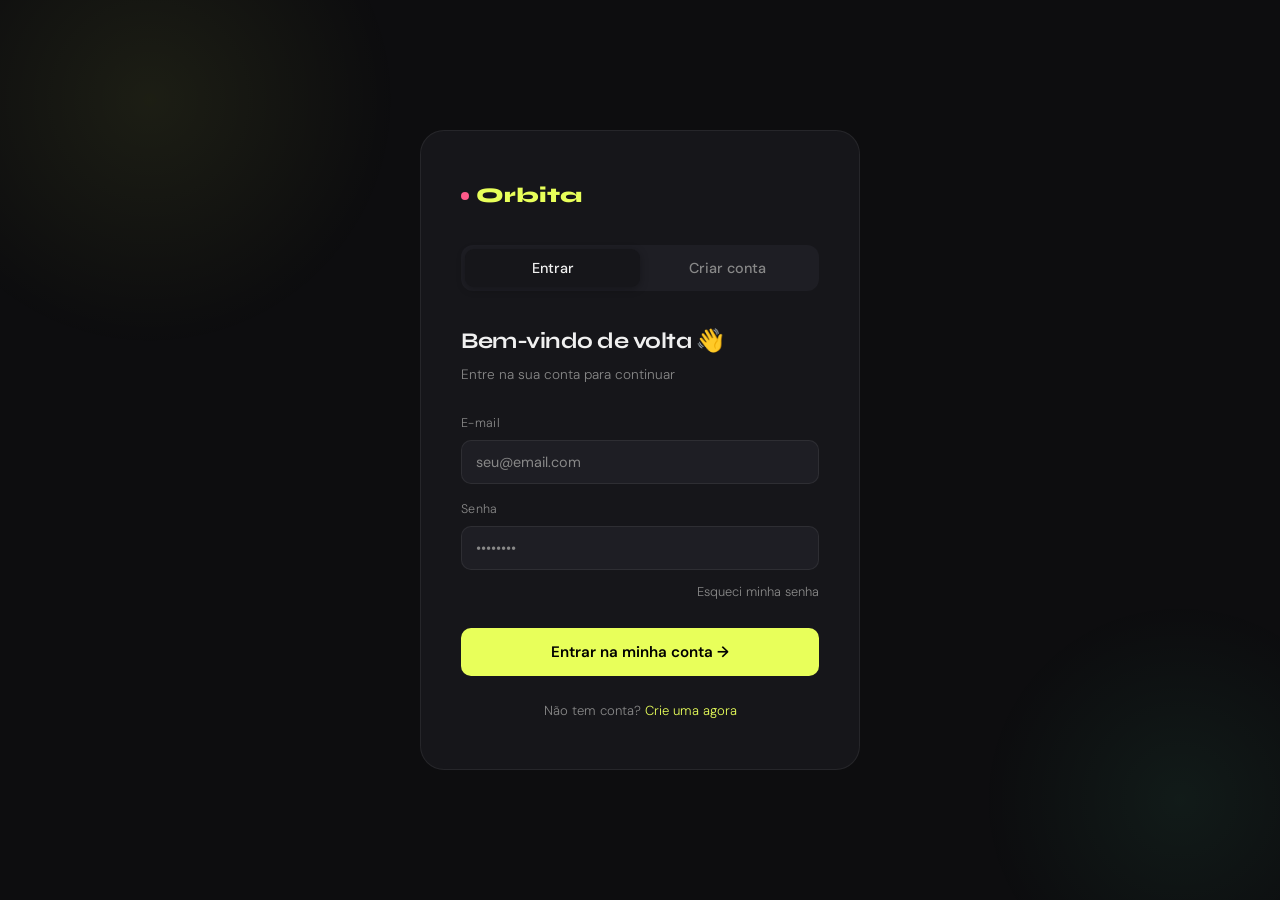
<file: comunidades.html>
<!DOCTYPE html>
<html lang="pt-BR">
<head>
  <meta charset="UTF-8"/>
  <meta name="viewport" content="width=device-width, initial-scale=1.0"/>
  <title>Orbita — Comunidades</title>
  <link href="https://fonts.googleapis.com/css2?family=Syne:wght@400;600;700;800&family=DM+Sans:wght@300;400;500&display=swap" rel="stylesheet"/>
  <link rel="stylesheet" href="styles.css"/>
  <link rel="icon" href="data:image/svg+xml,<svg xmlns='http://www.w3.org/2000/svg' viewBox='0 0 100 100'><circle cx='50' cy='50' r='50' fill='%23e8ff5a'/><text x='50' y='68' text-anchor='middle' font-size='55' fill='%23000'>✦</text></svg>"/>
  <style>
    nav {
      position: sticky; top: 0; z-index: 100;
      background: rgba(13,13,15,0.9);
      backdrop-filter: blur(12px);
      border-bottom: 1px solid var(--border);
      padding: 0 24px;
    }

    .nav-inner {
      max-width: 1000px; margin: 0 auto;
      display: flex; align-items: center;
      height: 60px; gap: 16px;
    }

    .nav-search {
      flex: 1; max-width: 300px;
      background: var(--surface2);
      border: 1px solid var(--border);
      border-radius: 999px;
      padding: 8px 16px; color: var(--text);
      font-family: var(--font-body); font-size: 0.85rem;
      outline: none; transition: border-color 0.2s;
    }

    .nav-search::placeholder { color: var(--muted); }
    .nav-search:focus { border-color: var(--accent); }

    .nav-actions { display: flex; align-items: center; gap: 8px; flex-shrink: 0; }

    .page { max-width: 1000px; margin: 0 auto; padding: 32px 24px; }

    /* HEADER */
    .page-header {
      display: flex; align-items: flex-end;
      justify-content: space-between;
      margin-bottom: 24px; flex-wrap: wrap; gap: 16px;
      animation: fadeUp 0.4s ease both;
    }

    @keyframes fadeUp {
      from { opacity: 0; transform: translateY(16px); }
      to   { opacity: 1; transform: translateY(0); }
    }

    .page-title {
      font-family: var(--font-display); font-size: 1.8rem;
      font-weight: 800; letter-spacing: -0.5px;
    }

    .page-sub { font-size: 0.85rem; color: var(--muted); margin-top: 4px; }

    /* FILTROS */
    .filters {
      display: flex; gap: 8px; margin-bottom: 28px;
      flex-wrap: wrap; animation: fadeUp 0.4s 0.05s ease both;
    }

    .filter-btn {
      padding: 7px 16px; border-radius: 999px;
      border: 1px solid var(--border); background: transparent;
      color: var(--muted); font-family: var(--font-body);
      font-size: 0.82rem; cursor: pointer; transition: all 0.2s;
    }

    .filter-btn:hover { color: var(--text); border-color: rgba(255,255,255,0.15); }
    .filter-btn.active { background: var(--surface2); color: var(--text); border-color: rgba(255,255,255,0.2); }

    /* SEÇÃO */
    .section-label {
      font-size: 0.72rem; letter-spacing: 1.5px;
      text-transform: uppercase; color: var(--muted);
      margin-bottom: 14px; font-weight: 500;
    }

    /* GRID */
    .communities-grid {
      display: grid;
      grid-template-columns: repeat(auto-fill, minmax(220px, 1fr));
      gap: 16px; margin-bottom: 40px;
    }

    /* CARD DE COMUNIDADE */
    .community-card {
      background: var(--surface); border: 1px solid var(--border);
      border-radius: var(--radius); overflow: hidden;
      cursor: pointer; transition: border-color 0.2s, transform 0.2s;
      animation: fadeUp 0.4s ease both;
    }

    .community-card:hover {
      border-color: rgba(255,255,255,0.15);
      transform: translateY(-3px);
    }

    .community-banner {
      height: 70px; display: flex; align-items: center;
      justify-content: center; font-size: 2rem; position: relative;
    }

    .member-badge {
      position: absolute; top: 8px; right: 8px;
      background: rgba(0,0,0,0.5);
      border: 1px solid rgba(90,255,184,0.4);
      color: var(--accent2); font-size: 0.65rem;
      padding: 2px 8px; border-radius: 999px;
      font-family: var(--font-body);
    }

    .community-body { padding: 14px 16px 16px; }

    .community-name {
      font-family: var(--font-display); font-weight: 700;
      font-size: 0.95rem; margin-bottom: 4px;
    }

    .community-desc {
      font-size: 0.78rem; color: var(--muted); line-height: 1.5;
      margin-bottom: 12px;
      display: -webkit-box; -webkit-line-clamp: 2;
      -webkit-box-orient: vertical; overflow: hidden;
    }

    .community-meta {
      display: flex; align-items: center; justify-content: space-between;
    }

    .community-members { font-size: 0.75rem; color: var(--muted); }

    .btn-join {
      padding: 5px 14px; border-radius: 999px;
      font-size: 0.75rem; font-family: var(--font-body); font-weight: 500;
      cursor: pointer; transition: all 0.2s;
      border: 1px solid var(--border); background: transparent; color: var(--muted);
    }

    .btn-join:hover { color: var(--text); border-color: rgba(255,255,255,0.2); }

    .btn-join.member {
      background: rgba(90,255,184,0.1);
      border-color: rgba(90,255,184,0.3); color: var(--accent2);
    }

    .btn-join.member:hover {
      background: rgba(255,90,90,0.1);
      border-color: rgba(255,90,90,0.3); color: #ff7070;
    }

    /* ESTADO VAZIO */
    .empty-state {
      text-align: center; padding: 60px 20px;
      color: var(--muted); font-size: 0.88rem;
      grid-column: 1 / -1;
    }

    /* MODAL: DETALHES */
    .modal-overlay {
      position: fixed; inset: 0;
      background: rgba(0,0,0,0.7); backdrop-filter: blur(4px);
      z-index: 200; display: flex; align-items: center; justify-content: center;
      padding: 24px; opacity: 0; pointer-events: none; transition: opacity 0.25s;
    }

    .modal-overlay.open { opacity: 1; pointer-events: all; }

    .modal {
      background: var(--surface); border: 1px solid var(--border);
      border-radius: 20px; width: 100%; max-width: 560px;
      max-height: 90vh; overflow-y: auto;
      transform: translateY(20px) scale(0.97); transition: transform 0.25s;
    }

    .modal-overlay.open .modal { transform: translateY(0) scale(1); }

    .modal-banner {
      height: 120px; display: flex; align-items: center;
      justify-content: center; font-size: 3.5rem; position: relative;
    }

    .modal-close {
      position: absolute; top: 12px; right: 12px;
      width: 32px; height: 32px; border-radius: 50%;
      background: rgba(0,0,0,0.5); border: 1px solid var(--border);
      color: var(--text); font-size: 1rem; cursor: pointer;
      display: flex; align-items: center; justify-content: center;
      transition: all 0.2s;
    }

    .modal-close:hover { background: rgba(255,255,255,0.1); }
    .modal-body { padding: 24px; }

    .modal-category { font-size: 0.78rem; color: var(--accent2); margin-bottom: 6px; letter-spacing: 0.5px; }
    .modal-name { font-family: var(--font-display); font-weight: 800; font-size: 1.4rem; letter-spacing: -0.5px; margin-bottom: 10px; }
    .modal-desc { font-size: 0.88rem; color: var(--muted); line-height: 1.7; margin-bottom: 20px; }

    .modal-stats {
      display: flex; gap: 20px; margin-bottom: 20px;
      padding: 16px; background: var(--surface2); border-radius: 12px;
    }

    .modal-stat { text-align: center; flex: 1; }
    .modal-stat-num { font-family: var(--font-display); font-weight: 700; font-size: 1.2rem; }
    .modal-stat-label { font-size: 0.72rem; color: var(--muted); }

    /* Posts no modal */
    .modal-posts-title { font-family: var(--font-display); font-weight: 600; font-size: 0.85rem; margin-bottom: 12px; color: var(--muted); }

    .modal-post-item {
      display: flex; gap: 10px; align-items: flex-start;
      padding: 10px 0; border-bottom: 1px solid var(--border);
    }

    .modal-post-item:last-child { border-bottom: none; }

    .modal-post-avatar {
      width: 30px; height: 30px; border-radius: 50%;
      background: var(--surface2); display: flex;
      align-items: center; justify-content: center; font-size: 0.85rem; flex-shrink: 0;
    }

    .modal-post-name { font-weight: 500; color: var(--text); font-size: 0.82rem; }
    .modal-post-text { font-size: 0.82rem; color: var(--muted); line-height: 1.5; }

    .btn-join-modal {
      width: 100%; padding: 13px; border-radius: 12px;
      font-family: var(--font-body); font-size: 0.95rem; font-weight: 600;
      cursor: pointer; transition: all 0.2s; border: none; margin-top: 20px;
    }

    .btn-join-modal.join { background: var(--accent); color: #000; }
    .btn-join-modal.join:hover { box-shadow: 0 8px 24px rgba(232,255,90,0.2); }
    .btn-join-modal.leave { background: var(--surface2); color: var(--accent3); border: 1px solid rgba(255,90,138,0.2); }

    /* MODAL: CRIAR */
    .create-title { font-family: var(--font-display); font-weight: 800; font-size: 1.2rem; margin-bottom: 24px; }

    .emoji-picker { display: flex; gap: 8px; flex-wrap: wrap; }

    .emoji-option {
      width: 40px; height: 40px; border-radius: 10px;
      border: 1px solid var(--border); background: var(--surface2);
      font-size: 1.2rem; cursor: pointer;
      display: flex; align-items: center; justify-content: center;
      transition: all 0.2s;
    }

    .emoji-option:hover { border-color: var(--accent); transform: scale(1.1); }
    .emoji-option.selected { border-color: var(--accent); background: rgba(232,255,90,0.1); }

    .form-actions { display: flex; gap: 10px; margin-top: 24px; }

    .btn-cancel {
      flex: 1; padding: 12px; border-radius: 10px;
      border: 1px solid var(--border); background: transparent;
      color: var(--muted); font-family: var(--font-body);
      font-size: 0.9rem; cursor: pointer; transition: all 0.2s;
    }

    .btn-cancel:hover { color: var(--text); }

    .btn-create {
      flex: 2; padding: 12px; border-radius: 10px;
      border: none; background: var(--accent); color: #000;
      font-family: var(--font-body); font-size: 0.9rem; font-weight: 600;
      cursor: pointer; transition: all 0.2s;
    }

    .btn-create:hover { box-shadow: 0 4px 16px rgba(232,255,90,0.2); }

    .mobile-nav {
  display: none;
  position: fixed;
  bottom: 0; left: 0; right: 0;
  background: rgba(13,13,15,0.95);
  backdrop-filter: blur(12px);
  border-top: 1px solid var(--border);
  padding: 8px 0 16px;
  z-index: 100;
  justify-content: space-around;
  align-items: center;
}

.mobile-nav-btn {
  display: flex;
  flex-direction: column;
  align-items: center;
  gap: 3px;
  padding: 6px 16px;
  border: none;
  background: transparent;
  color: var(--muted);
  font-size: 1.3rem;
  cursor: pointer;
  text-decoration: none;
  transition: color 0.2s;
  font-family: var(--font-body);
}

.mobile-nav-btn span {
  font-size: 0.6rem;
}

.mobile-nav-btn.active { color: var(--accent); }

@media (max-width: 768px) {
  .mobile-nav { display: flex; }
  nav { display: none; }
  .page, .chat-layout { padding-bottom: 80px; }
}

  </style>
</head>
<body>

  <!-- NAVBAR -->
  <nav>
    <div class="nav-inner">
      <a href="index.html" class="logo">
        <span class="logo-dot"></span>
        Orbita
      </a>
      <input class="nav-search" type="text" placeholder="🔍 Buscar comunidades..."
             oninput="filtrarBusca(this.value)"/>
      <div class="nav-actions">
        <a href="feed.html"   class="nav-btn">🏠 Feed</a>
        <a href="buscar.html" class="nav-btn">🔍 Buscar</a>
        <a href="perfil.html" class="nav-btn">👤 Perfil</a>
      </div>
    </div>
  </nav>

  <div class="page">

    <div class="page-header">
      <div>
        <div class="page-title">Comunidades</div>
        <div class="page-sub">Encontre seu povo — entre em grupos do seu interesse</div>
      </div>
      <button class="btn btn-primary" onclick="abrirModalCriar()">+ Nova comunidade</button>
    </div>

    <!-- Filtros -->
    <div class="filters">
      <button class="filter-btn active" onclick="filtrarCategoria('todos', this)">Todos</button>
      <button class="filter-btn" onclick="filtrarCategoria('tecnologia', this)">💻 Tecnologia</button>
      <button class="filter-btn" onclick="filtrarCategoria('musica', this)">🎵 Música</button>
      <button class="filter-btn" onclick="filtrarCategoria('games', this)">🎮 Games</button>
      <button class="filter-btn" onclick="filtrarCategoria('esporte', this)">⚽ Esporte</button>
      <button class="filter-btn" onclick="filtrarCategoria('arte', this)">🎨 Arte</button>
    </div>

    <!-- Minhas comunidades -->
    <div id="secao-minhas" style="display:none">
      <div class="section-label">Minhas comunidades</div>
      <div class="communities-grid" id="grid-minhas"></div>
    </div>

    <!-- Descobrir -->
    <div class="section-label">Descobrir</div>
    <div class="communities-grid" id="grid-descobrir"></div>

  </div>


  <!-- MODAL: DETALHES -->
  <div class="modal-overlay" id="modal-detalhe" onclick="fecharSeOverlay(event, 'modal-detalhe')">
    <div class="modal">
      <div class="modal-banner" id="modal-banner">
        <button class="modal-close" onclick="fecharModal('modal-detalhe')">✕</button>
      </div>
      <div class="modal-body">
        <div class="modal-category" id="modal-cat"></div>
        <div class="modal-name"     id="modal-nome"></div>
        <div class="modal-desc"     id="modal-desc"></div>
        <div class="modal-stats">
          <div class="modal-stat">
            <div class="modal-stat-num"   id="modal-membros"></div>
            <div class="modal-stat-label">Membros</div>
          </div>
          <div class="modal-stat">
            <div class="modal-stat-num"   id="modal-posts-count">0</div>
            <div class="modal-stat-label">Posts</div>
          </div>
        </div>
        <div class="modal-posts-title">Posts recentes</div>
        <div id="modal-posts-lista"></div>
        <button class="btn-join-modal" id="btn-join-modal"></button>
        <a id="btn-ver-feed"
        class="btn btn-secondary"
        style="display:none; text-align:center; margin-top:10px; width:100%; padding:12px; border-radius:12px">
        Ver feed da comunidade →
        </a>
      </div>
    </div>
  </div>


  <!-- MODAL: CRIAR -->
  <div class="modal-overlay" id="modal-criar" onclick="fecharSeOverlay(event, 'modal-criar')">
    <div class="modal">
      <div class="modal-body">
        <button class="modal-close" style="position:static;float:right;margin-bottom:8px"
                onclick="fecharModal('modal-criar')">✕</button>
        <div class="create-title">✦ Nova comunidade</div>

        <div class="field">
          <label>Ícone</label>
          <div class="emoji-picker" id="emoji-picker">
            <div class="emoji-option selected" onclick="selecionarEmoji(this, '💻')">💻</div>
            <div class="emoji-option" onclick="selecionarEmoji(this, '🎵')">🎵</div>
            <div class="emoji-option" onclick="selecionarEmoji(this, '🎮')">🎮</div>
            <div class="emoji-option" onclick="selecionarEmoji(this, '⚽')">⚽</div>
            <div class="emoji-option" onclick="selecionarEmoji(this, '🎨')">🎨</div>
            <div class="emoji-option" onclick="selecionarEmoji(this, '📚')">📚</div>
            <div class="emoji-option" onclick="selecionarEmoji(this, '🍕')">🍕</div>
            <div class="emoji-option" onclick="selecionarEmoji(this, '✈️')">✈️</div>
          </div>
        </div>

        <div class="field">
          <label for="criar-nome">Nome</label>
          <input type="text" id="criar-nome" placeholder="Ex: Devs BR, Amantes de Jazz..."/>
          <div class="field-error" id="err-criar-nome">Nome obrigatório</div>
        </div>

        <div class="field">
          <label for="criar-desc">Descrição</label>
          <textarea id="criar-desc" placeholder="Sobre o que é essa comunidade?" style="min-height:80px;resize:none"></textarea>
        </div>

        <div class="field">
          <label for="criar-cat">Categoria</label>
          <select id="criar-cat">
            <option value="tecnologia">💻 Tecnologia</option>
            <option value="musica">🎵 Música</option>
            <option value="games">🎮 Games</option>
            <option value="esporte">⚽ Esporte</option>
            <option value="arte">🎨 Arte</option>
            <option value="outro">🌐 Outro</option>
          </select>
        </div>

        <div class="form-actions">
          <button class="btn-cancel" onclick="fecharModal('modal-criar')">Cancelar</button>
          <button class="btn-create" onclick="criarComunidade()">Criar comunidade →</button>
        </div>
      </div>
    </div>
  </div>


  <script src="app.js"></script>
  <script>

    // Proteção de rota
    if (!Orbita.auth.estaLogado()) {
      window.location.href = 'login.html';
    }

    const token         = Orbita.store.ler('token');
    let   emojiSel      = '💻';
    let   categoriaAtiva = 'todos';
    let   comunidadeAtual = null;
    let   todasComunidades = [];


    // ==========================================
    // FUNÇÃO: carregarComunidades(busca)
    // ==========================================
    async function carregarComunidades(busca = '', categoria = 'todos') {
      const gridMinhas    = document.getElementById('grid-minhas');
      const gridDescobrr  = document.getElementById('grid-descobrir');
      const secaoMinhas   = document.getElementById('secao-minhas');

      // Esqueletos
      gridDescobrr.innerHTML = [1,2,3,4].map(() => `
        <div class="community-card" style="cursor:default">
          <div style="height:70px;background:var(--surface2)"></div>
          <div class="community-body">
            <div class="skeleton-line" style="width:60%"></div>
            <div class="skeleton-line" style="width:90%"></div>
            <div class="skeleton-line" style="width:40%;margin-bottom:0"></div>
          </div>
        </div>
      `).join('');

      try {
        let url = `${API_URL}/api/comunidades?`;
        if (busca.length >= 2) url += `busca=${encodeURIComponent(busca)}&`;
        if (categoria !== 'todos') url += `categoria=${categoria}`;

        const resposta = await fetch(url, {
          headers: token ? { 'Authorization': `Bearer ${token}` } : {},
        });

        const dados = await resposta.json();
        todasComunidades = dados.comunidades;

        const minhas    = todasComunidades.filter(c => c.sou_membro);
        const descobrir = todasComunidades.filter(c => !c.sou_membro);

        // Minhas comunidades
        if (minhas.length > 0) {
          secaoMinhas.style.display = 'block';
          gridMinhas.innerHTML = minhas.map((c, i) => criarCard(c, i)).join('');
        } else {
          secaoMinhas.style.display = 'none';
        }

        // Descobrir
        if (descobrir.length === 0) {
          gridDescobrr.innerHTML = `
            <div class="empty-state">
              <div style="font-size:2rem;margin-bottom:12px">🌌</div>
              <p>Nenhuma comunidade encontrada.</p>
              <p style="margin-top:8px">Que tal criar a primeira?</p>
            </div>
          `;
        } else {
          gridDescobrr.innerHTML = descobrir.map((c, i) => criarCard(c, i)).join('');
        }

      } catch (e) {
        gridDescobrr.innerHTML = `<div class="empty-state">Erro ao carregar comunidades.</div>`;
      }
    }


    // ==========================================
    // FUNÇÃO: criarCard(c, index)
    // ==========================================
    function criarCard(c, index) {
      const cores = {
        tecnologia: 'linear-gradient(135deg, #0a1a0a, #1a2a0a)',
        musica:     'linear-gradient(135deg, #0a0a1a, #1a0a2a)',
        games:      'linear-gradient(135deg, #1a1a0a, #2a1a0a)',
        esporte:    'linear-gradient(135deg, #0a1a0a, #0a2a0a)',
        arte:       'linear-gradient(135deg, #1a0a0a, #2a0a1a)',
        outro:      'linear-gradient(135deg, #1a1a1a, #2a2a2a)',
      };

      const cor = cores[c.categoria] || cores.outro;

      return `
        <div class="community-card" style="animation-delay:${index * 0.06}s"
             onclick="abrirModalDetalhe(${c.id})">
          <div class="community-banner" style="background:${cor}">
            ${c.emoji}
            ${c.sou_membro ? '<span class="member-badge">✓ membro</span>' : ''}
          </div>
          <div class="community-body">
            <div class="community-name">${c.nome}</div>
            <div class="community-desc">${c.descricao || 'Sem descrição.'}</div>
            <div class="community-meta">
              <div class="community-members">👥 ${Orbita.format.numero(parseInt(c.total_membros))}</div>
              <button
                class="btn-join ${c.sou_membro ? 'member' : ''}"
                id="join-${c.id}"
                onclick="event.stopPropagation(); toggleMembro(${c.id})">
                ${c.sou_membro ? 'Membro' : 'Entrar'}
              </button>
            </div>
          </div>
        </div>
      `;
    }


    // ==========================================
    // FUNÇÃO: toggleMembro(id)
    // ==========================================
    async function toggleMembro(id) {
      const btn = document.getElementById('join-' + id);
      if (btn) btn.disabled = true;

      try {
        const resposta = await fetch(`${API_URL}/api/comunidades/${id}/entrar`, {
          method:  'POST',
          headers: { 'Authorization': `Bearer ${token}` },
        });

        const dados = await resposta.json();
        if (!resposta.ok) { Orbita.toast(dados.erro || 'Erro', 'error'); return; }

        Orbita.toast(dados.membro ? 'Entrou na comunidade! 🎉' : 'Saiu da comunidade', 'default');

        // Recarrega os cards
        carregarComunidades('', categoriaAtiva);

        // Atualiza o modal se estiver aberto
        if (comunidadeAtual?.id === id) {
          const btnModal = document.getElementById('btn-join-modal');
          btnModal.textContent = dados.membro ? 'Sair da comunidade' : '✦ Entrar na comunidade';
          btnModal.className   = `btn-join-modal ${dados.membro ? 'leave' : 'join'}`;
          document.getElementById('modal-membros').textContent = dados.totalMembros;
        }

      } catch (e) {
        Orbita.toast('Erro ao conectar', 'error');
      } finally {
        if (btn) btn.disabled = false;
      }
    }


    // ==========================================
    // FUNÇÃO: abrirModalDetalhe(id)
    // ==========================================
    async function abrirModalDetalhe(id) {
      document.getElementById('modal-detalhe').classList.add('open');

      const cores = {
        tecnologia: 'linear-gradient(135deg, #0a1a0a, #1a2a0a)',
        musica:     'linear-gradient(135deg, #0a0a1a, #1a0a2a)',
        games:      'linear-gradient(135deg, #1a1a0a, #2a1a0a)',
        esporte:    'linear-gradient(135deg, #0a1a0a, #0a2a0a)',
        arte:       'linear-gradient(135deg, #1a0a0a, #2a0a1a)',
        outro:      'linear-gradient(135deg, #1a1a1a, #2a2a2a)',
      };

      try {
        const resposta = await fetch(`${API_URL}/api/comunidades/${id}`, {
          headers: token ? { 'Authorization': `Bearer ${token}` } : {},
        });

        const dados = await resposta.json();
        if (!resposta.ok) return;

        const c = dados.comunidade;
        comunidadeAtual = c;

        // Preenche o modal
        const banner = document.getElementById('modal-banner');
        banner.style.background = cores[c.categoria] || cores.outro;
        banner.childNodes[0].textContent = c.emoji + ' ';

        document.getElementById('modal-cat').textContent     = c.categoria?.toUpperCase();
        document.getElementById('modal-nome').textContent    = c.nome;
        document.getElementById('modal-desc').textContent    = c.descricao || 'Sem descrição.';
        document.getElementById('modal-membros').textContent = c.total_membros;

        // Botão entrar/sair
        const btn = document.getElementById('btn-join-modal');
        btn.textContent = c.sou_membro ? 'Sair da comunidade' : '✦ Entrar na comunidade';
        btn.className   = `btn-join-modal ${c.sou_membro ? 'leave' : 'join'}`;
        btn.onclick     = () => toggleMembro(c.id);

        // Botão para ver o feed da comunidade
       document.getElementById('btn-ver-feed').style.display = 'block';
       document.getElementById('btn-ver-feed').onclick = () => {
       window.location.href = `comunidade.html?id=${c.id}`;
       };

        // Carrega posts da comunidade
        carregarPostsModal(id);

      } catch (e) {
        Orbita.toast('Erro ao carregar comunidade', 'error');
      }
    }


    // ==========================================
    // FUNÇÃO: carregarPostsModal(id)
    // ==========================================
    async function carregarPostsModal(id) {
      const lista = document.getElementById('modal-posts-lista');
      lista.innerHTML = '<div class="skeleton-line"></div>';

      try {
        const resposta = await fetch(`${API_URL}/api/comunidades/${id}/posts`);
        const dados    = await resposta.json();

        document.getElementById('modal-posts-count').textContent = dados.posts.length;

        if (dados.posts.length === 0) {
          lista.innerHTML = '<p style="color:var(--muted);font-size:0.82rem;padding:8px 0">Nenhum post ainda.</p>';
          return;
        }

        lista.innerHTML = dados.posts.slice(0, 3).map(p => `
          <div class="modal-post-item">
            <div class="modal-post-avatar">${p.autor_avatar || '🙂'}</div>
            <div>
              <div class="modal-post-name">${p.autor_nome}</div>
              <div class="modal-post-text">${p.texto.substring(0, 100)}${p.texto.length > 100 ? '...' : ''}</div>
            </div>
          </div>
        `).join('');

      } catch (e) {
        lista.innerHTML = '';
      }
    }


    // ==========================================
    // CRIAR COMUNIDADE
    // ==========================================
    function abrirModalCriar() {
      document.getElementById('modal-criar').classList.add('open');
    }

    function selecionarEmoji(el, emoji) {
      document.querySelectorAll('.emoji-option').forEach(e => e.classList.remove('selected'));
      el.classList.add('selected');
      emojiSel = emoji;
    }

    async function criarComunidade() {
      const nome = document.getElementById('criar-nome').value.trim();
      const desc = document.getElementById('criar-desc').value.trim();
      const cat  = document.getElementById('criar-cat').value;

      if (nome.length === 0) {
        document.getElementById('criar-nome').classList.add('error');
        document.getElementById('err-criar-nome').classList.add('visible');
        return;
      }

      try {
        const resposta = await fetch(`${API_URL}/api/comunidades`, {
          method:  'POST',
          headers: {
            'Content-Type':  'application/json',
            'Authorization': `Bearer ${token}`,
          },
          body: JSON.stringify({ nome, descricao: desc, emoji: emojiSel, categoria: cat }),
        });

        const dados = await resposta.json();
        if (!resposta.ok) { Orbita.toast(dados.erro || 'Erro', 'error'); return; }

        fecharModal('modal-criar');
        document.getElementById('criar-nome').value = '';
        document.getElementById('criar-desc').value = '';

        Orbita.toast('Comunidade criada! 🎉', 'success');
        carregarComunidades('', categoriaAtiva);

      } catch (e) {
        Orbita.toast('Erro ao conectar', 'error');
      }
    }


    // ==========================================
    // FILTROS
    // ==========================================
    const filtrarBuscaDebounced = Orbita.debounce((valor) => {
      carregarComunidades(valor, categoriaAtiva);
    }, 400);

    function filtrarBusca(valor) { filtrarBuscaDebounced(valor); }

    function filtrarCategoria(cat, btn) {
      categoriaAtiva = cat;
      document.querySelectorAll('.filter-btn').forEach(b => b.classList.remove('active'));
      btn.classList.add('active');
      carregarComunidades('', cat);
    }


    // ==========================================
    // MODAIS
    // ==========================================
    function fecharModal(id) {
      document.getElementById(id).classList.remove('open');
      if (id === 'modal-detalhe') comunidadeAtual = null;
    }

    function fecharSeOverlay(e, id) {
      if (e.target.classList.contains('modal-overlay')) fecharModal(id);
    }

    document.addEventListener('keydown', e => {
      if (e.key === 'Escape') {
        fecharModal('modal-detalhe');
        fecharModal('modal-criar');
      }
    });


    // Carrega ao abrir
    carregarComunidades();

  </script>

  <div class="mobile-nav">
  <a href="feed.html"   class="mobile-nav-btn">🏠 <span>Feed</span></a>
  <a href="buscar.html" class="mobile-nav-btn">🔍 <span>Buscar</span></a>
  <a href="mensagens.html" class="mobile-nav-btn">💬 <span>Mensagens</span></a>
  <a href="comunidades.html" class="mobile-nav-btn active">🌐 <span>Comuniades</span></a>
  <a href="perfil.html" class="mobile-nav-btn">🙂 <span>Perfil</span></a>
  </div>

</body>
</html>
</file>
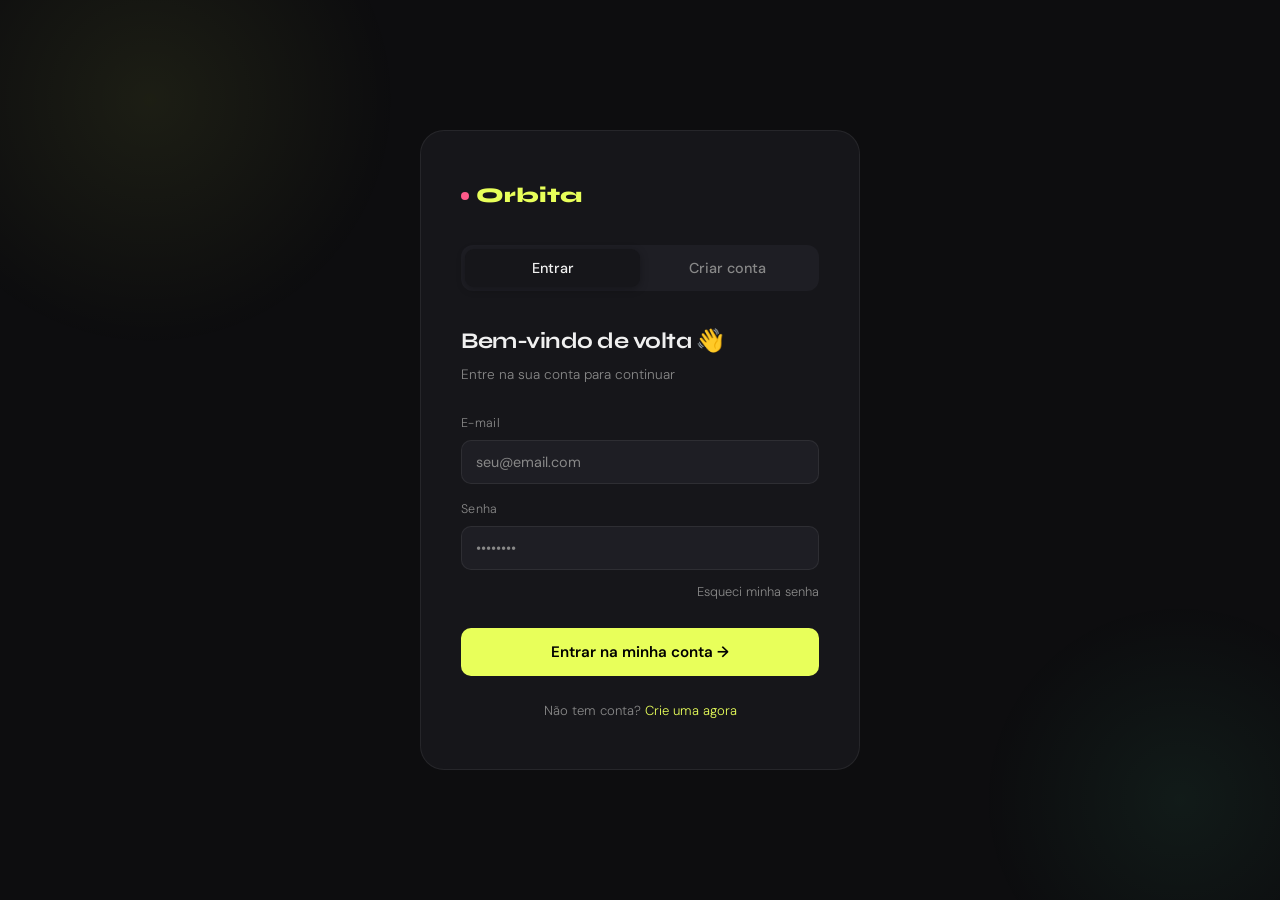
<file: feed.html>
<!DOCTYPE html>
<html lang="pt-BR">
<head>
  <meta charset="UTF-8"/>
  <meta name="viewport" content="width=device-width, initial-scale=1.0"/>
  <title>Orbita — Feed</title>
  <link href="https://fonts.googleapis.com/css2?family=Syne:wght@400;600;700;800&family=DM+Sans:wght@300;400;500&display=swap" rel="stylesheet"/>
  <link rel="stylesheet" href="styles.css"/>
  <link rel="icon" href="data:image/svg+xml,<svg xmlns='http://www.w3.org/2000/svg' viewBox='0 0 100 100'><circle cx='50' cy='50' r='50' fill='%23e8ff5a'/><text x='50' y='68' text-anchor='middle' font-size='55' fill='%23000'>✦</text></svg>"/>
  <style>
    nav {
      position: sticky; top: 0; z-index: 100;
      background: rgba(13,13,15,0.9);
      backdrop-filter: blur(12px);
      border-bottom: 1px solid var(--border);
      padding: 0 24px;
    }

    .nav-inner {
      max-width: 1100px; margin: 0 auto;
      display: flex; align-items: center;
      height: 60px; gap: 16px;
    }

    .nav-links {
      display: flex; gap: 4px;
      flex: 1; justify-content: center;
    }

    .nav-link {
      padding: 7px 16px; border-radius: 999px;
      font-size: 0.82rem; font-family: var(--font-body);
      cursor: pointer; text-decoration: none;
      transition: all 0.2s; border: none;
      background: transparent; color: var(--muted);
    }

    .nav-link:hover { color: var(--text); }
    .nav-link.active { background: var(--surface2); color: var(--text); }

    .nav-avatar {
      width: 32px; height: 32px; border-radius: 50%;
      background: var(--surface2); border: 2px solid var(--accent);
      display: flex; align-items: center; justify-content: center;
      font-size: 0.9rem; cursor: pointer; text-decoration: none;
    }

    .page {
      max-width: 1100px; margin: 0 auto;
      padding: 28px 24px;
      display: grid;
      grid-template-columns: 220px 1fr 260px;
      gap: 24px; align-items: start;
    }

    /* COLUNA ESQUERDA */
    .left-col {
      position: sticky; top: 80px;
      display: flex; flex-direction: column; gap: 8px;
    }

    .menu-item {
      display: flex; align-items: center; gap: 12px;
      padding: 11px 14px; border-radius: 12px;
      font-size: 0.88rem; color: var(--muted);
      cursor: pointer; transition: all 0.2s;
      text-decoration: none; border: none;
      background: transparent; font-family: var(--font-body);
      width: 100%; text-align: left;
    }

    .menu-item:hover { background: var(--surface); color: var(--text); }
    .menu-item.active { background: var(--surface); color: var(--text); font-weight: 500; }
    .menu-icon { font-size: 1.1rem; width: 24px; text-align: center; }
    .menu-divider { height: 1px; background: var(--border); margin: 8px 0; }
    .menu-label {
      font-size: 0.68rem; letter-spacing: 1.5px;
      text-transform: uppercase; color: var(--muted);
      padding: 4px 14px; opacity: 0.6;
    }

    /* FEED */
    .feed-col { display: flex; flex-direction: column; gap: 16px; }

    .feed-filters {
      display: flex; gap: 6px;
      background: var(--surface); border: 1px solid var(--border);
      border-radius: var(--radius); padding: 8px;
      animation: fadeUp 0.4s ease both;
    }

    @keyframes fadeUp {
      from { opacity: 0; transform: translateY(16px); }
      to   { opacity: 1; transform: translateY(0); }
    }

    .filter-tab {
      flex: 1; padding: 8px; border-radius: 10px;
      border: none; background: transparent; color: var(--muted);
      font-family: var(--font-body); font-size: 0.82rem;
      cursor: pointer; transition: all 0.2s; text-align: center;
    }

    .filter-tab:hover { color: var(--text); }
    .filter-tab.active { background: var(--surface2); color: var(--text); font-weight: 500; }

    /* CAIXA DE POST */
    .post-box {
      background: var(--surface); border: 1px solid var(--border);
      border-radius: var(--radius); padding: 18px;
      animation: fadeUp 0.4s 0.05s ease both;
    }

    .post-input-row { display: flex; gap: 12px; align-items: flex-start; }

    .post-avatar {
      width: 38px; height: 38px; border-radius: 50%;
      background: var(--surface2); border: 2px solid var(--accent);
      display: flex; align-items: center; justify-content: center;
      font-size: 1rem; flex-shrink: 0;
    }

    .post-textarea {
      flex: 1; background: var(--surface2);
      border: 1px solid var(--border); border-radius: 12px;
      padding: 11px 14px; color: var(--text);
      font-family: var(--font-body); font-size: 0.88rem;
      resize: none; outline: none; min-height: 72px;
      transition: border-color 0.2s, min-height 0.3s;
    }

    .post-textarea::placeholder { color: var(--muted); }
    .post-textarea:focus { border-color: var(--accent); min-height: 100px; }

    .post-bottom {
      display: flex; align-items: center;
      justify-content: space-between;
      margin-top: 12px; padding-left: 50px;
    }

    .post-tools { display: flex; gap: 4px; }

    .tool-btn {
      width: 32px; height: 32px; border-radius: 8px;
      background: transparent; border: 1px solid var(--border);
      color: var(--muted); font-size: 0.9rem; cursor: pointer;
      display: flex; align-items: center; justify-content: center;
      transition: all 0.2s;
    }

    .tool-btn:hover { background: var(--surface2); color: var(--text); }

    .char-count { font-size: 0.72rem; color: var(--muted); }
    .char-count.warning { color: var(--accent); }
    .char-count.limit   { color: var(--accent3); }

    .post-submit {
      padding: 8px 18px; background: var(--accent); color: #000;
      border: none; border-radius: 999px;
      font-family: var(--font-body); font-size: 0.82rem; font-weight: 600;
      cursor: pointer; transition: all 0.2s;
    }

    .post-submit:hover { box-shadow: 0 4px 16px rgba(232,255,90,0.2); }
    .post-submit:disabled { opacity: 0.4; cursor: not-allowed; }

    /* CARD DE POST */
    .post-card {
      background: var(--surface); border: 1px solid var(--border);
      border-radius: var(--radius); padding: 18px;
      transition: border-color 0.2s; animation: fadeUp 0.4s ease both;
    }

    .post-card:hover { border-color: rgba(255,255,255,0.1); }

    .post-header { display: flex; align-items: center; gap: 11px; margin-bottom: 12px; }

    .post-user-avatar {
      width: 40px; height: 40px; border-radius: 50%;
      background: var(--surface2);
      display: flex; align-items: center; justify-content: center;
      font-size: 1.1rem; flex-shrink: 0;
    }

    .post-user-info { flex: 1; }

    .post-user-name {
      font-family: var(--font-display); font-weight: 600; font-size: 0.88rem;
    }

    .post-meta { display: flex; align-items: center; gap: 6px; font-size: 0.72rem; color: var(--muted); }

    .post-community-tag {
      background: var(--surface2); border: 1px solid var(--border);
      border-radius: 999px; padding: 2px 8px;
      font-size: 0.68rem; color: var(--accent2);
    }

    .post-text { font-size: 0.88rem; line-height: 1.7; color: #d0d0d0; margin-bottom: 14px; white-space: pre-wrap; }

    .post-reactions {
      display: flex; gap: 4px;
      padding-top: 12px; border-top: 1px solid var(--border); flex-wrap: wrap;
    }

    .reaction-btn {
      display: flex; align-items: center; gap: 5px;
      padding: 5px 11px; border-radius: 8px;
      border: 1px solid var(--border); background: transparent;
      color: var(--muted); font-size: 0.78rem;
      font-family: var(--font-body); cursor: pointer; transition: all 0.2s;
    }

    .reaction-btn:hover:not(.active) { background: var(--surface2); color: var(--text); }
    .reaction-btn.active { background: rgba(232,255,90,0.08); border-color: rgba(232,255,90,0.3); color: var(--accent); }

    /* ESTADO VAZIO */
    .empty-state {
      text-align: center; padding: 60px 20px;
      color: var(--muted); font-size: 0.88rem;
      background: var(--surface); border: 1px solid var(--border);
      border-radius: var(--radius);
    }

    .empty-state-icon { font-size: 2.5rem; margin-bottom: 12px; }

    /* COLUNA DIREITA */
    .right-col {
      position: sticky; top: 80px;
      display: flex; flex-direction: column; gap: 16px;
    }

    .widget {
      background: var(--surface); border: 1px solid var(--border);
      border-radius: var(--radius); padding: 18px;
      animation: fadeUp 0.5s ease both;
    }

    .widget-title { font-family: var(--font-display); font-weight: 700; font-size: 0.88rem; margin-bottom: 14px; }

    /* Perfil resumido no widget */
    .widget-profile { display: flex; align-items: center; gap: 12px; margin-bottom: 16px; }
    .widget-avatar {
      width: 44px; height: 44px; border-radius: 50%;
      background: var(--surface2); border: 2px solid var(--accent);
      display: flex; align-items: center; justify-content: center; font-size: 1.2rem;
    }
    .widget-nome { font-family: var(--font-display); font-weight: 700; font-size: 0.9rem; }
    .widget-handle { font-size: 0.75rem; color: var(--muted); }

    @media (max-width: 900px) {
      .page { grid-template-columns: 1fr; }
      .left-col, .right-col { display: none; }
    }

    /* COMENTÁRIOS */
.comments-section {
  display: none;
  margin-top: 14px;
  padding-top: 14px;
  border-top: 1px solid var(--border);
}

.comments-section.open { display: block; }

.comment-input-row {
  display: flex; gap: 10px;
  align-items: center; margin-bottom: 12px;
}

.comment-avatar {
  width: 30px; height: 30px; border-radius: 50%;
  background: var(--surface2);
  display: flex; align-items: center; justify-content: center;
  font-size: 0.85rem; flex-shrink: 0;
}

.comment-input {
  flex: 1; background: var(--surface2);
  border: 1px solid var(--border); border-radius: 999px;
  padding: 8px 14px; color: var(--text);
  font-family: var(--font-body); font-size: 0.82rem;
  outline: none; transition: border-color 0.2s;
}

.comment-input::placeholder { color: var(--muted); }
.comment-input:focus { border-color: var(--accent2); }

.comment-send {
  width: 30px; height: 30px; border-radius: 50%;
  border: none; background: var(--accent2); color: #000;
  font-size: 0.8rem; cursor: pointer; flex-shrink: 0;
  display: flex; align-items: center; justify-content: center;
  transition: all 0.2s;
}

.comment-send:hover { transform: scale(1.1); }

.comment-item {
  display: flex; gap: 10px;
  margin-bottom: 10px;
  animation: fadeUp 0.3s ease both;
}

.comment-body {
  flex: 1; background: var(--surface2);
  border-radius: 12px; padding: 9px 13px;
}

.comment-name {
  font-family: var(--font-display); font-size: 0.78rem;
  font-weight: 600; margin-bottom: 2px;
}

.comment-text { font-size: 0.8rem; color: var(--muted); line-height: 1.5; }

.notif-badge {
  position: absolute;
  top: 2px; right: 2px;
  min-width: 16px; height: 16px;
  border-radius: 999px;
  background: var(--accent3);
  border: 2px solid var(--bg);
  color: #fff;
  font-size: 0.6rem;
  font-weight: 700;
  display: flex;
  align-items: center;
  justify-content: center;
  padding: 0 3px;
}

.nav-icon-btn {
  width: 36px; height: 36px;
  border-radius: 999px;
  border: 1px solid var(--border);
  background: transparent;
  color: var(--muted);
  font-size: 1rem;
  cursor: pointer;
  display: flex;
  align-items: center;
  justify-content: center;
  transition: all 0.2s;
  position: relative;
}

.nav-icon-btn:hover {
  color: var(--text);
  border-color: rgba(255,255,255,0.2);
}

/* NAVBAR INFERIOR NO MOBILE */
.mobile-nav {
  display: none;
  position: fixed;
  bottom: 0; left: 0; right: 0;
  background: rgba(13,13,15,0.95);
  backdrop-filter: blur(12px);
  border-top: 1px solid var(--border);
  padding: 8px 0 16px;
  z-index: 100;
  justify-content: space-around;
  align-items: center;
}

.mobile-nav-btn {
  display: flex;
  flex-direction: column;
  align-items: center;
  gap: 3px;
  padding: 6px 16px;
  border: none;
  background: transparent;
  color: var(--muted);
  font-size: 1.3rem;
  cursor: pointer;
  text-decoration: none;
  transition: color 0.2s;
  position: relative;
}

.mobile-nav-btn span {
  font-size: 0.6rem;
  font-family: var(--font-body);
}

.mobile-nav-btn.active { color: var(--accent); }

@media (max-width: 768px) {
  .mobile-nav { display: flex; }
  nav { display: none; } /* esconde navbar do topo */
  .page { padding-bottom: 80px; } /* espaço para navbar inferior */
  .left-col, .right-col { display: none; }
}
  </style>
</head>
<body>

  <!-- NAVBAR -->
  <nav>
    <div class="nav-inner">
      <a href="index.html" class="logo">
        <span class="logo-dot"></span>
        Orbita
      </a>
      <div class="nav-links">
      <a href="feed.html"        class="nav-link active">🏠 Feed</a>
      <a href="buscar.html"      class="nav-link">🔍 Buscar</a>
      <a href="comunidades.html" class="nav-link">🌐 Comunidades</a>
      <a href="perfil.html"      class="nav-link">👤 Perfil</a>
      </div>
      <div style="display:flex; align-items:center; gap:8px; flex-shrink:0">
       <button class="nav-icon-btn" title="Notificações" onclick="abrirNotificacoes()" id="btn-notif" style="position:relative">
        🔔
       <span class="notif-badge" id="notif-badge" style="display:none"></span>
       </button>
       <button class="nav-icon-btn" title="Mensagens"
        onclick="window.location.href='mensagens.html'"
        id="btn-msgs" style="position:relative">
        💬
       <span class="notif-badge" id="msgs-badge" style="display:none"></span>
       </button>
       <a href="perfil.html" class="nav-avatar" id="nav-avatar">🙂</a>
       <button class="nav-btn" onclick="Orbita.auth.logout()">Sair</button>
      </div>
      </div>
  </nav>

  <!-- LAYOUT 3 COLUNAS -->
  <div class="page">

    <!-- ESQUERDA -->
    <aside class="left-col">
      <a href="feed.html"        class="menu-item active"><span class="menu-icon">🏠</span> Feed</a>
      <a href="perfil.html"      class="menu-item"><span class="menu-icon">👤</span> Meu perfil</a>
      <a href="comunidades.html" class="menu-item"><span class="menu-icon">🌐</span> Comunidades</a>
    </aside>

    <!-- FEED -->
    <main class="feed-col">

      <!-- Filtros -->
      <div class="feed-filters">
        <button class="filter-tab active">✦ Para você</button>
        <button class="filter-tab">👥 Amigos</button>
        <button class="filter-tab">🌐 Comunidades</button>
      </div>

      <!-- Caixa de novo post -->
      <div class="post-box">
        <div class="post-input-row">
          <div class="post-avatar" id="post-avatar">🙂</div>
          <textarea
            class="post-textarea"
            id="post-input"
            placeholder="Compartilhe algo com sua órbita..."
            oninput="atualizarContador(this)"
            maxlength="280"
          ></textarea>
        </div>
        <div class="post-bottom">
          <div class="post-tools">
            <button class="tool-btn" title="Emoji">😊</button>
            <button class="tool-btn" title="Localização">📍</button>
          </div>
          <div style="display:flex; align-items:center; gap:12px">
            <span class="char-count" id="char-count">280</span>
            <button class="post-submit" id="btn-publicar" onclick="publicarPost()" disabled>
              Publicar →
            </button>
          </div>
        </div>
      </div>

      <!-- Lista de posts -->
      <div id="feed-lista"></div>

    </main>

    <!-- DIREITA -->
    <aside class="right-col">
      <div class="widget">
        <div class="widget-profile">
          <div class="widget-avatar" id="widget-avatar">🙂</div>
          <div>
            <div class="widget-nome"  id="widget-nome">Carregando...</div>
            <div class="widget-handle" id="widget-handle"></div>
          </div>
        </div>
        <a href="perfil.html" class="btn btn-secondary" style="width:100%; text-align:center; display:block; padding:9px">
          Ver meu perfil
        </a>
      </div>

      <div class="widget" style="animation-delay:0.1s">
        <div class="widget-title">🔥 Em alta</div>
        <div style="font-size:0.82rem; color:var(--muted); line-height:2">
          <div>#ProgramadoresBR</div>
          <div>#DesignUI</div>
          <div>#Orbita</div>
          <div>#JavaScript</div>
        </div>
      </div>
    </aside>

  </div>

    //<!-- MODAL: NOTIFICAÇÕES -->
<div class="modal-overlay" id="modal-notif" onclick="fecharNotifSeOverlay(event)">
  <div class="modal" style="max-width:420px">
    <div class="modal-header">
      <div class="modal-title">🔔 Notificações</div>
      <div style="display:flex;gap:8px;align-items:center">
        <button class="nav-btn" onclick="marcarTodasLidas()" style="font-size:0.75rem">
          Marcar todas como lidas
        </button>
        <button class="modal-close" onclick="fecharModal('modal-notif')">✕</button>
      </div>
    </div>
    <div class="modal-body" style="padding:0">
      <div id="notif-lista"></div>
    </div>
  </div>
</div>

  <script src="app.js"></script>
  <script>

    // ==========================================
    // PROTEÇÃO DE ROTA
    // Se não estiver logado, volta pro login
    // ==========================================
    if (!Orbita.auth.estaLogado()) {
      window.location.href = 'login.html';
    }

    // Pega os dados do usuário logado do localStorage
    const usuario = Orbita.auth.usuario();

    // Atualiza o avatar e nome na interface
    if (usuario) {
      document.getElementById('nav-avatar').textContent    = usuario.avatar || '🙂';
      document.getElementById('post-avatar').textContent   = usuario.avatar || '🙂';
      document.getElementById('widget-avatar').textContent = usuario.avatar || '🙂';
      document.getElementById('widget-nome').textContent   = usuario.nome;
      document.getElementById('widget-handle').textContent = '@' + usuario.handle;
    }

    // Token salvo no localStorage — enviado em toda requisição protegida
    const token = Orbita.store.ler('token');
    
    // ==========================================
// FUNÇÃO: irParaPerfil(handle)
// ==========================================
function irParaPerfil(handle) {
  window.location.href = `perfil.html?usuario=${handle}`;
}


// ==========================================
// FUNÇÃO: toggleComentarios(postId)
// Abre/fecha a seção de comentários
// e carrega os comentários da API
// ==========================================
async function toggleComentarios(postId) {
  const section = document.getElementById('comments-' + postId);
  const aberto  = section.classList.contains('open');

  section.classList.toggle('open', !aberto);

  if (!aberto) {
    // Carrega os comentários ao abrir
    await carregarComentarios(postId);
    document.getElementById('cinput-' + postId).focus();
  }
}


// ==========================================
// FUNÇÃO: carregarComentarios(postId)
// Busca os comentários do post na API
// ==========================================
async function carregarComentarios(postId) {
  const lista = document.getElementById('clist-' + postId);
  lista.innerHTML = '<div class="skeleton-line" style="margin-top:8px"></div>';

  try {
    const resposta = await fetch(`${API_URL}/api/posts/${postId}`);
    const dados    = await resposta.json();

    if (!resposta.ok || dados.comentarios.length === 0) {
      lista.innerHTML = '';
      return;
    }

    lista.innerHTML = dados.comentarios.map(c => `
      <div class="comment-item">
        <div class="comment-avatar">${c.autor_avatar || '🙂'}</div>
        <div class="comment-body">
          <div class="comment-name">${c.autor_nome}</div>
          <div class="comment-text">${c.texto}</div>
        </div>
      </div>
    `).join('');

  } catch (e) {
    lista.innerHTML = '';
  }
}


// ==========================================
// FUNÇÃO: enviarComentario(postId)
// Envia o comentário para a API
// ==========================================
async function enviarComentario(postId) {
  const input = document.getElementById('cinput-' + postId);
  const texto = input.value.trim();
  if (!texto) return;

  try {
    const resposta = await fetch(`${API_URL}/api/posts/${postId}/comentarios`, {
      method:  'POST',
      headers: {
        'Content-Type':  'application/json',
        'Authorization': `Bearer ${token}`,
      },
      body: JSON.stringify({ texto }),
    });

    const dados = await resposta.json();
    if (!resposta.ok) { Orbita.toast(dados.erro || 'Erro', 'error'); return; }

    // Adiciona o comentário na lista sem recarregar
    const lista = document.getElementById('clist-' + postId);
    lista.insertAdjacentHTML('beforeend', `
      <div class="comment-item" style="animation: fadeUp 0.3s ease both">
        <div class="comment-avatar">${usuario?.avatar || '🙂'}</div>
        <div class="comment-body">
          <div class="comment-name">${usuario?.nome || 'Você'}</div>
          <div class="comment-text">${texto}</div>
        </div>
      </div>
    `);

    input.value = '';

    // Atualiza o contador de comentários
    const countEl = document.getElementById('ccount-' + postId);
    countEl.textContent = parseInt(countEl.textContent) + 1;

    lista.lastElementChild.scrollIntoView({ behavior: 'smooth', block: 'nearest' });

  } catch (e) {
    Orbita.toast('Erro ao enviar comentário', 'error');
  }
}

    // ==========================================
    // FUNÇÃO: carregarFeed()
    // Busca os posts da API e renderiza na tela
    // ==========================================
    async function carregarFeed() {
      const lista = document.getElementById('feed-lista');

      // Mostra esqueletos de carregamento
      lista.innerHTML = `
        ${[1,2,3].map(() => `
          <div class="post-card">
            <div style="display:flex; gap:12px; align-items:center; margin-bottom:14px">
              <div class="skeleton-circle" style="width:40px;height:40px"></div>
              <div style="flex:1">
                <div class="skeleton-line" style="width:40%"></div>
                <div class="skeleton-line" style="width:25%;margin-bottom:0"></div>
              </div>
            </div>
            <div class="skeleton-line"></div>
            <div class="skeleton-line" style="width:75%;margin-bottom:0"></div>
          </div>
        `).join('')}
      `;

      try {
        // Busca os posts da API — rota pública, sem token
        const resposta = await fetch(`${API_URL}/api/posts`);
        const dados    = await resposta.json();

        if (!resposta.ok) throw new Error(dados.erro);

        if (dados.posts.length === 0) {
          lista.innerHTML = `
            <div class="empty-state">
              <div class="empty-state-icon">🌌</div>
              <p>Nenhum post ainda.</p>
              <p style="margin-top:8px">Seja o primeiro a publicar!</p>
            </div>
          `;
          return;
        }

        // Renderiza cada post
        lista.innerHTML = '';
        dados.posts.forEach((post, i) => {
          lista.insertAdjacentHTML('beforeend', criarCardPost(post, i));
        });

      } catch (e) {
        lista.innerHTML = `
          <div class="empty-state">
            <div class="empty-state-icon">⚠️</div>
            <p>Erro ao carregar o feed.</p>
            <p style="margin-top:8px; font-size:0.78rem">Verifique se o servidor está rodando.</p>
          </div>
        `;
      }

      // Verifica notificações ao carregar e a cada 30 segundos
          verificarNotificacoes();
          setInterval(verificarNotificacoes, 30000);
    }


    // ==========================================
    // FUNÇÃO: criarCardPost(post, index)
    // Gera o HTML de um card de post.
    // ==========================================
    function criarCardPost(post, index = 0) {
  const tempo = Orbita.format.tempo(new Date(post.criado_em));

  return `
    <div class="post-card" id="card-${post.id}" style="animation-delay:${index * 0.07}s">
      <div class="post-header">
        <div class="post-user-avatar" onclick="irParaPerfil('${post.autor_handle}')">${post.autor_avatar || '🙂'}</div>
        <div class="post-user-info">
          <div class="post-user-name" onclick="irParaPerfil('${post.autor_handle}')">${post.autor_nome}</div>
          <div class="post-meta">
            <span>${tempo}</span>
            ${post.comunidade
              ? `<span>·</span><span class="post-community-tag">🌐 ${post.comunidade}</span>`
              : ''}
          </div>
        </div>
        ${post.autor_id === usuario?.id
          ? `<button class="reaction-btn" onclick="deletarPost(${post.id})" title="Deletar">🗑️</button>`
          : ''}
      </div>

      <div class="post-text">${post.texto}</div>

      <div class="post-reactions">
        <button
          class="reaction-btn ${post.curtido ? 'active' : ''}"
          id="like-${post.id}"
          onclick="curtirPost(${post.id})">
          ✦ <span id="count-${post.id}">${post.curtidas}</span>
        </button>
        <button class="reaction-btn" onclick="toggleComentarios(${post.id})">
          💬 <span id="ccount-${post.id}">${post.comentarios}</span>
        </button>
        <button class="reaction-btn" onclick="Orbita.copiar(window.location.href)">
          ↗ Compartilhar
        </button>
      </div>

      <!-- Seção de comentários -->
      <div class="comments-section" id="comments-${post.id}">
        <div class="comment-input-row">
          <div class="comment-avatar">${usuario?.avatar || '🙂'}</div>
          <input
            class="comment-input"
            type="text"
            placeholder="Escreva um comentário..."
            id="cinput-${post.id}"
            onkeydown="if(event.key==='Enter') enviarComentario(${post.id})"
          />
          <button class="comment-send" onclick="enviarComentario(${post.id})">→</button>
        </div>
        <div id="clist-${post.id}"></div>
      </div>
    </div>
  `;
}


    // ==========================================
    // FUNÇÃO: publicarPost()
    // Envia o post para a API
    // ==========================================
    async function publicarPost() {
      const input = document.getElementById('post-input');
      const texto = input.value.trim();
      const btn   = document.getElementById('btn-publicar');

      if (!texto) return;

      btn.disabled    = true;
      btn.textContent = 'Publicando...';

      try {
        const resposta = await fetch(`${API_URL}/api/posts`, {
          method:  'POST',
          headers: {
            'Content-Type':  'application/json',
            'Authorization': `Bearer ${token}`, // envia o token!
          },
          body: JSON.stringify({ texto }),
        });

        const dados = await resposta.json();

        if (!resposta.ok) {
          Orbita.toast(dados.erro || 'Erro ao publicar', 'error');
          return;
        }

        // Limpa o textarea
        input.value = '';
        document.getElementById('char-count').textContent = '280';

        Orbita.toast('Post publicado! ✦', 'success');

        // Recarrega o feed para mostrar o novo post
        carregarFeed();

      } catch (e) {
        Orbita.toast('Erro ao conectar ao servidor', 'error');
      } finally {
        btn.disabled    = false;
        btn.textContent = 'Publicar →';
        btn.disabled    = true; // desativa até o usuário digitar algo
      }
    }


    // ==========================================
    // FUNÇÃO: curtirPost(id)
    // Curte ou descurte um post via API
    // ==========================================
    async function curtirPost(id) {
      const btn   = document.getElementById('like-' + id);
      const count = document.getElementById('count-' + id);

      try {
        const resposta = await fetch(`${API_URL}/api/posts/${id}/curtir`, {
          method:  'POST',
          headers: { 'Authorization': `Bearer ${token}` },
        });

        const dados = await resposta.json();

        if (!resposta.ok) {
          Orbita.toast(dados.erro || 'Erro ao curtir', 'error');
          return;
        }

        // Atualiza o visual do botão
        btn.classList.toggle('active', dados.curtido);
        count.textContent = dados.curtidas;

        // Animação de feedback
        btn.style.transform = 'scale(1.15)';
        setTimeout(() => { btn.style.transform = ''; }, 150);

      } catch (e) {
        Orbita.toast('Erro ao conectar ao servidor', 'error');
      }
    }


    // ==========================================
    // FUNÇÃO: deletarPost(id)
    // Deleta um post via API
    // ==========================================
    async function deletarPost(id) {
      if (!confirm('Tem certeza que quer deletar esse post?')) return;

      try {
        const resposta = await fetch(`${API_URL}/api/posts/${id}`, {
          method:  'DELETE',
          headers: { 'Authorization': `Bearer ${token}` },
        });

        if (!resposta.ok) {
          const dados = await resposta.json();
          Orbita.toast(dados.erro || 'Erro ao deletar', 'error');
          return;
        }

        // Remove o card da tela com animação
        const card = document.getElementById('card-' + id);
        card.style.opacity   = '0';
        card.style.transform = 'translateY(-8px)';
        card.style.transition = 'all 0.3s ease';
        setTimeout(() => card.remove(), 300);

        Orbita.toast('Post deletado', 'default');

      } catch (e) {
        Orbita.toast('Erro ao conectar ao servidor', 'error');
      }
    }


    // ==========================================
    // FUNÇÃO: atualizarContador(textarea)
    // ==========================================
    function atualizarContador(el) {
      const restante = 280 - el.value.length;
      const countEl  = document.getElementById('char-count');
      const btn      = document.getElementById('btn-publicar');

      countEl.textContent = restante;
      countEl.className   = 'char-count';
      if (restante <= 20) countEl.classList.add('warning');
      if (restante <= 0)  countEl.classList.add('limit');

      btn.disabled = el.value.trim().length === 0;
    }

    // Publicar com Ctrl+Enter
    document.getElementById('post-input').addEventListener('keydown', e => {
      if (e.key === 'Enter' && e.ctrlKey) publicarPost();
    });

    // Carrega o feed ao abrir a página
    carregarFeed();

    // ==========================================
// NOTIFICAÇÕES
// ==========================================

// Ícones por tipo
const notifIcones = {
  curtida:    '✦',
  comentario: '💬',
  seguidor:   '👤',
};

// Verifica notificações não lidas ao carregar
async function verificarNotificacoes() {
  try {
    const resposta = await fetch(`${API_URL}/api/notificacoes/nao-lidas`, {
      headers: { 'Authorization': `Bearer ${token}` },
    });
    const dados = await resposta.json();

    const badge = document.getElementById('notif-badge');
    if (dados.total > 0) {
      badge.style.display = 'flex';
      badge.textContent   = dados.total > 9 ? '9+' : dados.total;
    } else {
      badge.style.display = 'none';
    }
  } catch (e) {}
}

async function abrirNotificacoes() {
  document.getElementById('modal-notif').classList.add('open');
  const lista = document.getElementById('notif-lista');
  lista.innerHTML = '<div style="padding:20px"><div class="skeleton-line"></div><div class="skeleton-line"></div></div>';

  try {
    const resposta = await fetch(`${API_URL}/api/notificacoes`, {
      headers: { 'Authorization': `Bearer ${token}` },
    });
    const dados = await resposta.json();

    if (dados.notificacoes.length === 0) {
      lista.innerHTML = `
        <div style="text-align:center;padding:40px;color:var(--muted);font-size:0.88rem">
          <div style="font-size:2rem;margin-bottom:12px">🔔</div>
          <p>Nenhuma notificação ainda.</p>
        </div>
      `;
      return;
    }

    lista.innerHTML = dados.notificacoes.map(n => `
      <div style="
        display:flex; align-items:center; gap:14px;
        padding:14px 20px; border-bottom:1px solid var(--border);
        background:${n.lida ? 'transparent' : 'rgba(232,255,90,0.03)'};
        cursor:pointer; transition:background 0.2s;
      " onclick="clicarNotificacao(${n.id}, ${n.origem_id}, '${n.tipo}')">
        <div style="
          width:38px; height:38px; border-radius:50%;
          background:var(--surface2); display:flex;
          align-items:center; justify-content:center; font-size:1rem; flex-shrink:0;
        ">${notifIcones[n.tipo] || '🔔'}</div>
        <div style="flex:1">
          <div style="font-size:0.85rem;color:var(--text);line-height:1.4">${n.mensagem}</div>
          <div style="font-size:0.72rem;color:var(--muted);margin-top:3px">
            ${Orbita.format.tempo(new Date(n.criado_em))}
          </div>
        </div>
        ${!n.lida ? '<div style="width:8px;height:8px;border-radius:50%;background:var(--accent);flex-shrink:0"></div>' : ''}
      </div>
    `).join('');

    // Marca como lidas após abrir
    marcarTodasLidas();

  } catch (e) {
    lista.innerHTML = '<div style="padding:20px;color:var(--muted)">Erro ao carregar.</div>';
  }
}

async function marcarTodasLidas() {
  try {
    await fetch(`${API_URL}/api/notificacoes/ler`, {
      method:  'PUT',
      headers: { 'Authorization': `Bearer ${token}` },
    });
    document.getElementById('notif-badge').style.display = 'none';
  } catch (e) {}
}

function clicarNotificacao(id, origemId, tipo) {
  fecharModal('modal-notif');
  if (tipo === 'curtida' || tipo === 'comentario') {
    // Rola até o post no feed
    const card = document.getElementById('card-' + origemId);
    if (card) card.scrollIntoView({ behavior: 'smooth', block: 'center' });
  } else if (tipo === 'seguidor') {
    window.location.href = `perfil.html?usuario=${origemId}`;
  }
}

function fecharNotifSeOverlay(e) {
  if (e.target.classList.contains('modal-overlay')) fecharModal('modal-notif');
}

async function verificarMensagens() {
  try {
    const resposta = await fetch(`${API_URL}/api/mensagens/nao-lidas`, {
      headers: { 'Authorization': `Bearer ${token}` },
    });
    const dados = await resposta.json();

    const badge = document.getElementById('msgs-badge');
    if (dados.total > 0) {
      badge.style.display = 'flex';
      badge.textContent   = dados.total > 9 ? '9+' : dados.total;
    } else {
      badge.style.display = 'none';
    }
  } catch (e) {}
}

// Verifica notificações e mensagens ao carregar
verificarNotificacoes();
setInterval(verificarNotificacoes, 30000);

verificarMensagens();
setInterval(verificarMensagens, 30000);
  </script>
  <!-- NAVBAR MOBILE -->
<div class="mobile-nav">
  <a href="feed.html" class="mobile-nav-btn active">
    🏠 <span>Feed</span>
  </a>
  <a href="buscar.html" class="mobile-nav-btn">
    🔍 <span>Buscar</span>
  </a>
  <a href="mensagens.html" class="mobile-nav-btn">
    💬 <span>Mensagens</span>
  </a>
  <button class="mobile-nav-btn" onclick="abrirNotificacoes()" style="position:relative">
    🔔 <span>Avisos</span>
    <span class="notif-badge" id="notif-badge-mobile" style="display:none;top:2px;right:8px"></span>
  </button>
  <a href="perfil.html" class="mobile-nav-btn">
    🙂 <span>Perfil</span>
  </a>
</div>
</body>
</html>
</file>
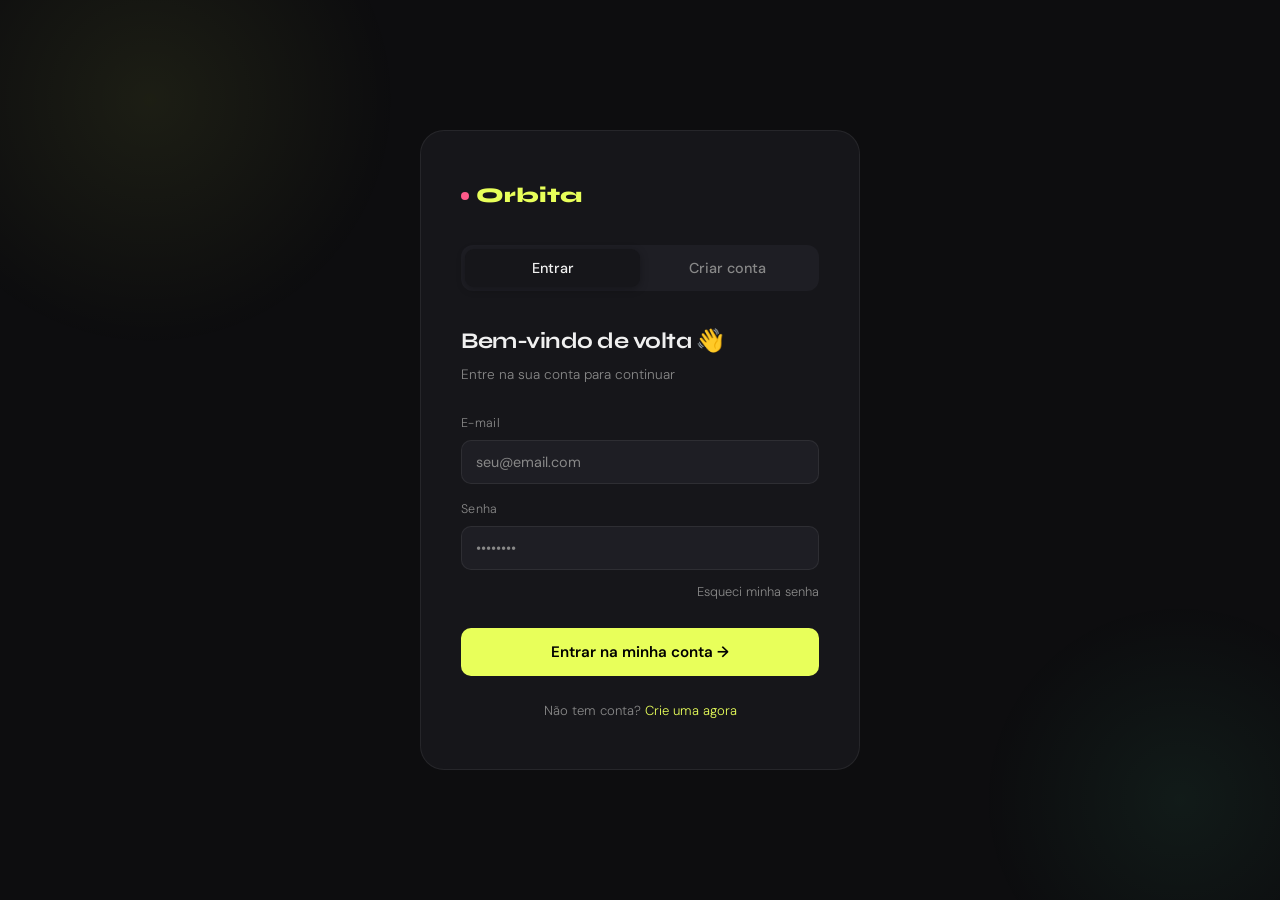
<file: login.html>
<!DOCTYPE html>
<html lang="pt-BR">
<head>
  <meta charset="UTF-8"/>
  <meta name="viewport" content="width=device-width, initial-scale=1.0"/>
  <title>Orbita — Entrar</title>
  <link href="https://fonts.googleapis.com/css2?family=Syne:wght@400;600;700;800&family=DM+Sans:wght@300;400;500&display=swap" rel="stylesheet"/>
  <link rel="stylesheet" href="styles.css"/>
  <link rel="icon" href="data:image/svg+xml,<svg xmlns='http://www.w3.org/2000/svg' viewBox='0 0 100 100'><circle cx='50' cy='50' r='50' fill='%23e8ff5a'/><text x='50' y='68' text-anchor='middle' font-size='55' fill='%23000'>✦</text></svg>"/>
  <style>
    body {
      display:         flex;
      align-items:     center;
      justify-content: center;
      min-height:      100vh;
      padding:         24px;
    }

    .bg-glow { position: fixed; inset: 0; z-index: 0; pointer-events: none; }
    .bg-glow::before {
      content: ''; position: absolute;
      width: 500px; height: 500px; border-radius: 50%;
      background: radial-gradient(circle, rgba(232,255,90,0.07) 0%, transparent 70%);
      top: -150px; left: -100px;
      animation: drift1 12s ease-in-out infinite alternate;
    }
    .bg-glow::after {
      content: ''; position: absolute;
      width: 400px; height: 400px; border-radius: 50%;
      background: radial-gradient(circle, rgba(90,255,184,0.06) 0%, transparent 70%);
      bottom: -100px; right: -100px;
      animation: drift2 15s ease-in-out infinite alternate;
    }
    @keyframes drift1 { from { transform: translate(0,0); } to { transform: translate(60px,40px); } }
    @keyframes drift2 { from { transform: translate(0,0); } to { transform: translate(-40px,-30px); } }

    .auth-card {
      position: relative; z-index: 1;
      width: 100%; max-width: 440px;
      background: var(--surface);
      border: 1px solid var(--border);
      border-radius: 24px;
      padding: 48px 40px;
      animation: fadeUp 0.6s ease both;
    }

    @keyframes fadeUp {
      from { opacity: 0; transform: translateY(24px); }
      to   { opacity: 1; transform: translateY(0); }
    }

    .tabs {
      display: flex;
      background: var(--surface2);
      border-radius: 12px;
      padding: 4px;
      margin-bottom: 32px;
    }

    .tab-btn {
      flex: 1; padding: 10px;
      border: none; border-radius: 9px;
      background: transparent; color: var(--muted);
      font-family: var(--font-body); font-size: 0.9rem; font-weight: 500;
      cursor: pointer; transition: all 0.2s;
    }

    .tab-btn.active {
      background: var(--surface); color: var(--text);
      box-shadow: 0 2px 8px rgba(0,0,0,0.3);
    }

    .form-panel { display: none; }
    .form-panel.active { display: block; animation: fadeUp 0.3s ease both; }

    .form-title {
      font-family: var(--font-display);
      font-size: 1.4rem; font-weight: 700;
      letter-spacing: -0.5px; margin-bottom: 6px;
    }

    .form-subtitle { font-size: 0.85rem; color: var(--muted); margin-bottom: 28px; }

    .forgot-link { text-align: right; margin-top: -8px; margin-bottom: 16px; }
    .forgot-link a { font-size: 0.8rem; color: var(--muted); text-decoration: none; transition: color 0.2s; }
    .forgot-link a:hover { color: var(--accent); }

    .btn-submit {
      width: 100%; padding: 14px;
      border: none; border-radius: 10px;
      background: var(--accent); color: #000;
      font-family: var(--font-body); font-size: 0.95rem; font-weight: 600;
      cursor: pointer; transition: all 0.2s; margin-top: 8px;
    }

    .btn-submit:hover { transform: translateY(-2px); box-shadow: 0 8px 24px rgba(232,255,90,0.2); }
    .btn-submit:disabled { opacity: 0.5; cursor: not-allowed; transform: none; }

    .field-row { display: grid; grid-template-columns: 1fr 1fr; gap: 12px; }

    .back-link { text-align: center; margin-top: 24px; font-size: 0.82rem; color: var(--muted); }
    .back-link a { color: var(--accent); text-decoration: none; }

    .strength-bars { display: flex; gap: 4px; margin-top: 8px; margin-bottom: 4px; }
    .strength-bar { flex: 1; height: 3px; border-radius: 2px; background: var(--border); transition: background 0.3s; }
    .strength-label { font-size: 0.72rem; color: var(--muted); }

    /* Caixa de erro da API */
    .api-error {
      background: rgba(255,90,90,0.1);
      border: 1px solid rgba(255,90,90,0.2);
      border-radius: 10px;
      padding: 10px 14px;
      font-size: 0.82rem;
      color: var(--error);
      margin-bottom: 16px;
      display: none;
    }
    .api-error.visible { display: block; }
  </style>
</head>
<body>

  <div class="bg-glow"></div>

  <div class="auth-card">

    <a href="index.html" class="logo" style="margin-bottom:32px; display:inline-flex">
      <span class="logo-dot"></span>
      Orbita
    </a>

    <div class="tabs">
      <button class="tab-btn active" onclick="showTab('login')">Entrar</button>
      <button class="tab-btn" onclick="showTab('cadastro')">Criar conta</button>
    </div>

    <!-- FORMULÁRIO DE LOGIN -->
    <div class="form-panel active" id="panel-login">
      <div class="form-title">Bem-vindo de volta 👋</div>
      <div class="form-subtitle">Entre na sua conta para continuar</div>

      <div class="api-error" id="erro-login"></div>

      <div class="field">
        <label for="login-email">E-mail</label>
        <input type="email" id="login-email" placeholder="seu@email.com"/>
        <div class="field-error" id="err-login-email">Digite um e-mail válido</div>
      </div>

      <div class="field">
        <label for="login-senha">Senha</label>
        <input type="password" id="login-senha" placeholder="••••••••"/>
        <div class="field-error" id="err-login-senha">Digite sua senha</div>
      </div>

      <div class="forgot-link"><a href="#">Esqueci minha senha</a></div>

      <button class="btn-submit" id="btn-login" onclick="handleLogin()">
        Entrar na minha conta →
      </button>

      <div class="back-link">
        Não tem conta? <a href="#" onclick="showTab('cadastro')">Crie uma agora</a>
      </div>
    </div>

    <!-- FORMULÁRIO DE CADASTRO -->
    <div class="form-panel" id="panel-cadastro">
      <div class="form-title">Criar sua conta ✨</div>
      <div class="form-subtitle">Leva menos de 1 minuto</div>

      <div class="api-error" id="erro-cadastro"></div>

      <div class="field-row">
        <div class="field">
          <label for="cad-nome">Nome</label>
          <input type="text" id="cad-nome" placeholder="João"/>
          <div class="field-error" id="err-cad-nome">Obrigatório</div>
        </div>
        <div class="field">
          <label for="cad-sobrenome">Sobrenome</label>
          <input type="text" id="cad-sobrenome" placeholder="Silva"/>
        </div>
      </div>

      <div class="field">
        <label for="cad-email">E-mail</label>
        <input type="email" id="cad-email" placeholder="seu@email.com"/>
        <div class="field-error" id="err-cad-email">Digite um e-mail válido</div>
      </div>

      <div class="field">
        <label for="cad-data-nascimento">Data de nascimento</label>
        <input type="date" id="cad-data-nascimento"/>
        <div class="field-error" id="err-cad-data-nascimento">Você precisa ter pelo menos 16 anos</div>
      </div>

      <div class="field">
        <label for="cad-senha">Senha</label>
        <input type="password" id="cad-senha" placeholder="mínimo 6 caracteres"
               oninput="checkPasswordStrength(this.value)"/>
        <div class="field-error" id="err-cad-senha">Mínimo 6 caracteres</div>
        <div class="strength-bars">
          <div class="strength-bar" id="bar1"></div>
          <div class="strength-bar" id="bar2"></div>
          <div class="strength-bar" id="bar3"></div>
          <div class="strength-bar" id="bar4"></div>
        </div>
        <div class="strength-label" id="strength-label"></div>
      </div>

      <button class="btn-submit" id="btn-cadastro" onclick="handleCadastro()">
        Criar minha conta →
      </button>

      <div class="back-link">
        Já tem conta? <a href="#" onclick="showTab('login')">Entrar agora</a>
      </div>
    </div>

  </div>

  <script src="app.js"></script>
  <script>

    // ==========================================
    // Alterna entre as abas login/cadastro
    // ==========================================
    function showTab(aba) {
      document.querySelectorAll('.tab-btn')   .forEach(b => b.classList.remove('active'));
      document.querySelectorAll('.form-panel').forEach(p => p.classList.remove('active'));
      document.querySelectorAll('.api-error') .forEach(e => e.classList.remove('visible'));

      const index = aba === 'login' ? 0 : 1;
      document.querySelectorAll('.tab-btn')[index].classList.add('active');
      document.getElementById('panel-' + aba).classList.add('active');
    }


    // ==========================================
    // LOGIN — chama a API real
    // ==========================================
    async function handleLogin() {
      const email = document.getElementById('login-email').value.trim();
      const senha = document.getElementById('login-senha').value;
      const btn   = document.getElementById('btn-login');
      const erro  = document.getElementById('erro-login');

      // Validação no frontend antes de chamar a API
      if (!Orbita.validar.email(email)) {
        document.getElementById('login-email').classList.add('error');
        document.getElementById('err-login-email').classList.add('visible');
        return;
      }

      if (senha.length === 0) {
        document.getElementById('login-senha').classList.add('error');
        document.getElementById('err-login-senha').classList.add('visible');
        return;
      }

      // Limpa erros anteriores
      document.querySelectorAll('#panel-login input').forEach(i => i.classList.remove('error'));
      document.querySelectorAll('#panel-login .field-error').forEach(e => e.classList.remove('visible'));
      erro.classList.remove('visible');

      btn.disabled    = true;
      btn.textContent = 'Entrando...';

      try {
        // ----------------------------------------
        // fetch() faz a requisição HTTP para a API
        // ----------------------------------------
        const resposta = await fetch(`${API_URL}/api/auth/login`, {
         method:  'POST',
         headers: { 'Content-Type': 'application/json' },
         body:    JSON.stringify({ email, senha }),
        });

        const dados = await resposta.json();

        if (!resposta.ok) {
          // Mostra o erro retornado pelo backend
          erro.textContent = dados.erro || 'Erro ao fazer login';
          erro.classList.add('visible');
          return;
        }

        // Salva o token no localStorage
        Orbita.store.salvar('token',   dados.token);
        Orbita.store.salvar('usuario', dados.usuario);
        Orbita.store.salvar('logado',  true);

        Orbita.toast('Login realizado! ✦', 'success');

        // Redireciona para o feed
        setTimeout(() => { window.location.href = 'feed.html'; }, 800);

      } catch (e) {
        erro.textContent = 'Servidor offline. Verifique se o backend está rodando.';
        erro.classList.add('visible');
      } finally {
        // "finally" sempre roda — com erro ou sem
        btn.disabled    = false;
        btn.textContent = 'Entrar na minha conta →';
      }
    }
    
    // ==========================================
    // Função auxiliar — idade mínima
   // ==========================================
   function tem16AnosOuMais(dataNascimento) {
    const nascimento = new Date(dataNascimento);
    if (Number.isNaN(nascimento.getTime())) {
    return false;
  }

  const hoje = new Date();
  let idade = hoje.getFullYear() - nascimento.getFullYear();
  const mes = hoje.getMonth() - nascimento.getMonth();

  if (mes < 0 || (mes === 0 && hoje.getDate() < nascimento.getDate())) {
    idade--;
  }

  return idade >= 16;
}

    // ==========================================
    // CADASTRO — chama a API real
    // ==========================================
    async function handleCadastro() {
      const nome      = document.getElementById('cad-nome').value.trim();
      const sobrenome = document.getElementById('cad-sobrenome').value.trim();
      const email     = document.getElementById('cad-email').value.trim();
      const dataNascimento = document.getElementById('cad-data-nascimento').value;
      const senha     = document.getElementById('cad-senha').value;
      const btn       = document.getElementById('btn-cadastro');
      const erro      = document.getElementById('erro-cadastro');

      let valido = true;

      if (nome.length === 0) {
        document.getElementById('cad-nome').classList.add('error');
        document.getElementById('err-cad-nome').classList.add('visible');
        valido = false;
      }

      if (!Orbita.validar.email(email)) {
        document.getElementById('cad-email').classList.add('error');
        document.getElementById('err-cad-email').classList.add('visible');
        valido = false;
      }

      if (!tem16AnosOuMais(dataNascimento)) {
        document.getElementById('cad-data-nascimento').classList.add('error');
        document.getElementById('err-cad-data-nascimento').classList.add('visible');
        valido = false;
      }


      if (senha.length < 6) {
        document.getElementById('cad-senha').classList.add('error');
        document.getElementById('err-cad-senha').classList.add('visible');
        valido = false;
      }

      if (!valido) return;

      erro.classList.remove('visible');
      btn.disabled    = true;
      btn.textContent = 'Criando conta...';

      try {
        const nomeCompleto = sobrenome ? `${nome} ${sobrenome}` : nome;

        const resposta = await fetch(`${API_URL}/api/auth/cadastro`, {
          method:  'POST',
          headers: { 'Content-Type': 'application/json' },
          body:    JSON.stringify({ 
            nome: nomeCompleto, 
            email, 
            senha,
            data_nascimento: dataNascimento }),
        });

        const dados = await resposta.json();

        if (!resposta.ok) {
          erro.textContent = dados.erro || 'Erro ao criar conta';
          erro.classList.add('visible');
          return;
        }

        // Salva o token e redireciona
        Orbita.store.salvar('token',   dados.token);
        Orbita.store.salvar('usuario', dados.usuario);

        Orbita.toast('Conta criada! Bem-vindo ao Orbita 🎉', 'success');

        setTimeout(() => { window.location.href = 'feed.html'; }, 800);

      } catch (e) {
        erro.textContent = 'Servidor offline. Verifique se o backend está rodando.';
        erro.classList.add('visible');
      } finally {
        btn.disabled    = false;
        btn.textContent = 'Criar minha conta →';
      }
    }


    // ==========================================
    // Indicador de força da senha
    // ==========================================
    function checkPasswordStrength(senha) {
      const forca = [
        senha.length >= 6,
        /[A-Z]/.test(senha),
        /[0-9]/.test(senha),
        /[^A-Za-z0-9]/.test(senha),
      ].filter(Boolean).length;

      const cores   = ['', '#ff5a5a', '#ffaa5a', '#e8ff5a', '#5affb8'];
      const rotulos = ['', 'Fraca', 'Razoável', 'Boa', 'Forte'];

      for (let i = 1; i <= 4; i++) {
        document.getElementById('bar' + i).style.background =
          i <= forca ? cores[forca] : 'var(--border)';
      }

      const label = document.getElementById('strength-label');
      label.textContent = senha.length > 0 ? rotulos[forca] : '';
      label.style.color = cores[forca];
    }


    // Se já estiver logado, vai direto pro feed
    if (Orbita.auth.estaLogado()) {
      window.location.href = 'feed.html';
    }

    // Login com a tecla Enter
    document.addEventListener('keydown', e => {
      if (e.key === 'Enter') {
        const painel = document.querySelector('.form-panel.active').id;
        if (painel === 'panel-login')    handleLogin();
        if (painel === 'panel-cadastro') handleCadastro();
      }
    });

  </script>
</body>
</html>
</file>
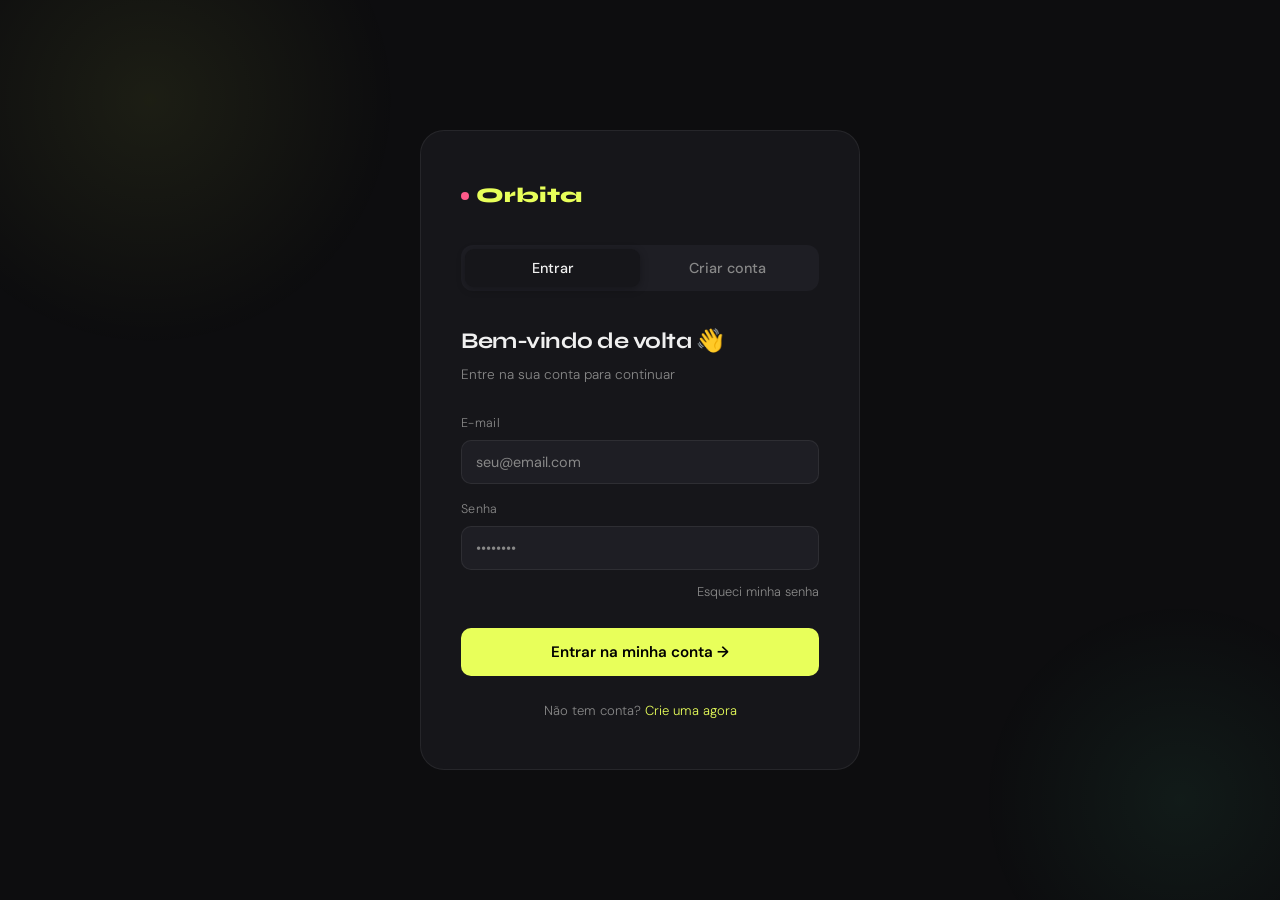
<file: mensagens.html>
<!DOCTYPE html>
<html lang="pt-BR">
<head>
  <meta charset="UTF-8"/>
  <meta name="viewport" content="width=device-width, initial-scale=1.0"/>
  <title>Orbita — Mensagens</title>
  <link href="https://fonts.googleapis.com/css2?family=Syne:wght@400;600;700;800&family=DM+Sans:wght@300;400;500&display=swap" rel="stylesheet"/>
  <link rel="stylesheet" href="styles.css"/>
  <!-- Socket.io client — carregado do CDN -->
  <script src="https://cdn.socket.io/4.7.2/socket.io.min.js"></script>
  <link rel="icon" href="data:image/svg+xml,<svg xmlns='http://www.w3.org/2000/svg' viewBox='0 0 100 100'><circle cx='50' cy='50' r='50' fill='%23e8ff5a'/><text x='50' y='68' text-anchor='middle' font-size='55' fill='%23000'>✦</text></svg>"/>
  <style>
    body { overflow: hidden; } /* evita scroll na página inteira */

    nav {
      position: sticky; top: 0; z-index: 100;
      background: rgba(13,13,15,0.9);
      backdrop-filter: blur(12px);
      border-bottom: 1px solid var(--border);
      padding: 0 24px;
    }

    .nav-inner {
      max-width: 1000px; margin: 0 auto;
      display: flex; align-items: center;
      height: 60px; gap: 16px;
    }

    /* LAYOUT: lista de conversas + chat */
    .chat-layout {
      max-width: 1000px; margin: 0 auto;
      display: grid;
      grid-template-columns: 300px 1fr;
      height: calc(100vh - 60px); /* ocupa o resto da tela */
    }

    /* ==========================================
       COLUNA ESQUERDA — lista de conversas
    ========================================== */
    .conversations-col {
      border-right: 1px solid var(--border);
      display: flex; flex-direction: column;
      overflow: hidden;
    }

    .conv-header {
      padding: 20px 20px 14px;
      border-bottom: 1px solid var(--border);
      flex-shrink: 0;
    }

    .conv-title {
      font-family: var(--font-display); font-weight: 700;
      font-size: 1rem; margin-bottom: 12px;
    }

    .conv-search {
      width: 100%; background: var(--surface2);
      border: 1px solid var(--border); border-radius: 10px;
      padding: 9px 14px; color: var(--text);
      font-family: var(--font-body); font-size: 0.85rem;
      outline: none; transition: border-color 0.2s;
    }

    .conv-search::placeholder { color: var(--muted); }
    .conv-search:focus { border-color: var(--accent); }

    .conv-list {
      flex: 1; overflow-y: auto;
      scrollbar-width: thin;
      scrollbar-color: var(--border) transparent;
    }

    .conv-item {
      display: flex; align-items: center; gap: 12px;
      padding: 14px 20px; cursor: pointer;
      transition: background 0.2s; border-bottom: 1px solid var(--border);
      position: relative;
    }

    .conv-item:hover { background: var(--surface); }
    .conv-item.active { background: var(--surface); }

    .conv-avatar {
      width: 44px; height: 44px; border-radius: 50%;
      background: var(--surface2);
      display: flex; align-items: center; justify-content: center;
      font-size: 1.2rem; flex-shrink: 0; position: relative;
    }

    .conv-online {
      position: absolute; bottom: 1px; right: 1px;
      width: 11px; height: 11px; border-radius: 50%;
      background: var(--accent2); border: 2px solid var(--bg);
    }

    .conv-info { flex: 1; min-width: 0; }

    .conv-nome {
      font-family: var(--font-display); font-weight: 600;
      font-size: 0.88rem; margin-bottom: 2px;
    }

    .conv-preview {
      font-size: 0.78rem; color: var(--muted);
      white-space: nowrap; overflow: hidden; text-overflow: ellipsis;
    }

    .conv-time { font-size: 0.68rem; color: var(--muted); flex-shrink: 0; }

    .conv-badge {
      position: absolute; top: 12px; right: 16px;
      min-width: 18px; height: 18px; border-radius: 999px;
      background: var(--accent3); color: #fff;
      font-size: 0.65rem; font-weight: 700;
      display: flex; align-items: center; justify-content: center;
      padding: 0 4px;
    }

    .btn-nova-conversa {
      margin: 14px 20px;
      width: calc(100% - 40px);
      padding: 10px; border-radius: 10px;
      background: var(--accent); color: #000;
      border: none; font-family: var(--font-body);
      font-size: 0.85rem; font-weight: 600;
      cursor: pointer; transition: all 0.2s; flex-shrink: 0;
    }

    .btn-nova-conversa:hover { box-shadow: 0 4px 16px rgba(232,255,90,0.2); }

    /* ==========================================
       COLUNA DIREITA — chat
    ========================================== */
    .chat-col {
      display: flex; flex-direction: column;
      overflow: hidden;
    }

    /* Estado inicial — nenhuma conversa selecionada */
    .chat-empty {
      flex: 1; display: flex; flex-direction: column;
      align-items: center; justify-content: center;
      color: var(--muted); text-align: center; padding: 40px;
    }

    .chat-empty-icon { font-size: 3rem; margin-bottom: 16px; }
    .chat-empty-title { font-family: var(--font-display); font-size: 1.1rem; font-weight: 700; margin-bottom: 8px; color: var(--text); }
    .chat-empty-sub { font-size: 0.85rem; }

    /* Header do chat */
    .chat-header {
      display: flex; align-items: center; gap: 12px;
      padding: 14px 20px; border-bottom: 1px solid var(--border);
      flex-shrink: 0;
    }

    .chat-header-avatar {
      width: 40px; height: 40px; border-radius: 50%;
      background: var(--surface2);
      display: flex; align-items: center; justify-content: center;
      font-size: 1.1rem; cursor: pointer;
    }

    .chat-header-nome {
      font-family: var(--font-display); font-weight: 700;
      font-size: 0.95rem; cursor: pointer;
    }

    .chat-header-nome:hover { color: var(--accent); }
    .chat-header-status { font-size: 0.75rem; color: var(--accent2); }

    /* Mensagens */
    .chat-messages {
      flex: 1; overflow-y: auto; padding: 20px;
      display: flex; flex-direction: column; gap: 8px;
      scrollbar-width: thin;
      scrollbar-color: var(--border) transparent;
    }

    .msg-group {
      display: flex; flex-direction: column; gap: 4px;
      animation: fadeUp 0.2s ease both;
    }

    @keyframes fadeUp {
      from { opacity: 0; transform: translateY(8px); }
      to   { opacity: 1; transform: translateY(0); }
    }

    .msg-bubble {
      max-width: 70%; padding: 10px 14px;
      border-radius: 16px; font-size: 0.88rem;
      line-height: 1.5; word-break: break-word;
    }

    /* Mensagem recebida — alinhada à esquerda */
    .msg-received {
      align-self: flex-start;
      background: var(--surface2);
      color: var(--text);
      border-bottom-left-radius: 4px;
    }

    /* Mensagem enviada — alinhada à direita */
    .msg-sent {
      align-self: flex-end;
      background: var(--accent);
      color: #000;
      border-bottom-right-radius: 4px;
    }

    .msg-time {
      font-size: 0.65rem; color: var(--muted);
      padding: 0 4px;
    }

    .msg-time.sent  { text-align: right; }
    .msg-time.received { text-align: left; }

    /* Separador de data */
    .date-separator {
      text-align: center; font-size: 0.72rem;
      color: var(--muted); margin: 8px 0;
      display: flex; align-items: center; gap: 12px;
    }

    .date-separator::before,
    .date-separator::after {
      content: ''; flex: 1; height: 1px;
      background: var(--border);
    }

    /* Input de mensagem */
    .chat-input-area {
      padding: 14px 20px; border-top: 1px solid var(--border);
      display: flex; gap: 10px; align-items: flex-end;
      flex-shrink: 0;
    }

    .chat-textarea {
      flex: 1; background: var(--surface2);
      border: 1px solid var(--border); border-radius: 14px;
      padding: 10px 14px; color: var(--text);
      font-family: var(--font-body); font-size: 0.88rem;
      resize: none; outline: none; min-height: 42px;
      max-height: 120px; transition: border-color 0.2s;
      line-height: 1.5;
    }

    .chat-textarea::placeholder { color: var(--muted); }
    .chat-textarea:focus { border-color: var(--accent); }

    .btn-send {
      width: 42px; height: 42px; border-radius: 50%;
      background: var(--accent); color: #000;
      border: none; font-size: 1.1rem; cursor: pointer;
      display: flex; align-items: center; justify-content: center;
      transition: all 0.2s; flex-shrink: 0;
    }

    .btn-send:hover { transform: scale(1.08); box-shadow: 0 4px 16px rgba(232,255,90,0.3); }
    .btn-send:disabled { opacity: 0.4; cursor: not-allowed; transform: none; }

    /* MODAL: nova conversa */
    .modal-overlay {
      position: fixed; inset: 0;
      background: rgba(0,0,0,0.7); backdrop-filter: blur(4px);
      z-index: 200; display: flex; align-items: center; justify-content: center;
      padding: 24px; opacity: 0; pointer-events: none; transition: opacity 0.25s;
    }

    .modal-overlay.open { opacity: 1; pointer-events: all; }

    .modal {
      background: var(--surface); border: 1px solid var(--border);
      border-radius: 20px; width: 100%; max-width: 440px;
      transform: translateY(20px) scale(0.97); transition: transform 0.25s;
    }

    .modal-overlay.open .modal { transform: translateY(0) scale(1); }

    .modal-header {
      padding: 20px 24px; border-bottom: 1px solid var(--border);
      display: flex; align-items: center; justify-content: space-between;
    }

    .modal-title { font-family: var(--font-display); font-weight: 700; font-size: 1rem; }

    .modal-close {
      width: 32px; height: 32px; border-radius: 50%;
      background: var(--surface2); border: 1px solid var(--border);
      color: var(--muted); font-size: 1rem; cursor: pointer;
      display: flex; align-items: center; justify-content: center;
    }

    .modal-close:hover { color: var(--text); }
    .modal-body { padding: 20px; }

    .user-result {
      display: flex; align-items: center; gap: 12px;
      padding: 10px; border-radius: 10px; cursor: pointer;
      transition: background 0.2s;
    }

    .user-result:hover { background: var(--surface2); }

    .user-result-avatar {
      width: 40px; height: 40px; border-radius: 50%;
      background: var(--surface2); display: flex;
      align-items: center; justify-content: center; font-size: 1rem;
    }

    .user-result-nome { font-family: var(--font-display); font-weight: 600; font-size: 0.88rem; }
    .user-result-handle { font-size: 0.75rem; color: var(--muted); }

    @media (max-width: 700px) {
      .chat-layout { grid-template-columns: 1fr; }
      .conversations-col { display: none; }
    }

    .mobile-nav {
  display: none;
  position: fixed;
  bottom: 0; left: 0; right: 0;
  background: rgba(13,13,15,0.95);
  backdrop-filter: blur(12px);
  border-top: 1px solid var(--border);
  padding: 8px 0 16px;
  z-index: 100;
  justify-content: space-around;
  align-items: center;
}

.mobile-nav-btn {
  display: flex;
  flex-direction: column;
  align-items: center;
  gap: 3px;
  padding: 6px 16px;
  border: none;
  background: transparent;
  color: var(--muted);
  font-size: 1.3rem;
  cursor: pointer;
  text-decoration: none;
  transition: color 0.2s;
  font-family: var(--font-body);
}

.mobile-nav-btn span {
  font-size: 0.6rem;
}

.mobile-nav-btn.active { color: var(--accent); }

@media (max-width: 768px) {
  .mobile-nav { display: flex; }
  nav { display: none; }
  .page, .chat-layout { padding-bottom: 80px; }
}

  </style>
</head>
<body>

  <nav>
    <div class="nav-inner">
      <a href="index.html" class="logo">
        <span class="logo-dot"></span>
        Orbita
      </a>
      <div style="display:flex; gap:6px; flex:1; justify-content:center">
        <a href="feed.html"        class="nav-btn">🏠 Feed</a>
        <a href="buscar.html"      class="nav-btn">🔍 Buscar</a>
        <a href="comunidades.html" class="nav-btn">🌐 Comunidades</a>
        <a href="perfil.html"      class="nav-btn">👤 Perfil</a>
      </div>
    </div>
  </nav>

  <div class="chat-layout">

    <!-- LISTA DE CONVERSAS -->
    <div class="conversations-col">
      <div class="conv-header">
        <div class="conv-title">💬 Mensagens</div>
        <input class="conv-search" type="text"
               placeholder="Buscar conversa..."
               oninput="filtrarConversas(this.value)"/>
      </div>

      <button class="btn-nova-conversa" onclick="abrirModalNova()">
        + Nova mensagem
      </button>

      <div class="conv-list" id="conv-list"></div>
    </div>

    <!-- ÁREA DO CHAT -->
    <div class="chat-col" id="chat-col">
      <div class="chat-empty" id="chat-empty">
        <div class="chat-empty-icon">💬</div>
        <div class="chat-empty-title">Suas mensagens</div>
        <div class="chat-empty-sub">
          Selecione uma conversa ou inicie uma nova
        </div>
      </div>
    </div>

  </div>

  <!-- MODAL: NOVA CONVERSA -->
  <div class="modal-overlay" id="modal-nova" onclick="fecharSeOverlay(event)">
    <div class="modal">
      <div class="modal-header">
        <div class="modal-title">Nova mensagem</div>
        <button class="modal-close" onclick="fecharModal()">✕</button>
      </div>
      <div class="modal-body">
        <input
          class="conv-search"
          type="text"
          placeholder="Buscar usuário..."
          oninput="buscarUsuarioModal(this.value)"
          style="margin-bottom:14px"
        />
        <div id="modal-resultados"></div>
      </div>
    </div>
  </div>

  <script src="app.js"></script>
  <script>

    // Proteção de rota
    if (!Orbita.auth.estaLogado()) {
      window.location.href = 'login.html';
    }

    const token     = Orbita.store.ler('token');
    const euUsuario = Orbita.auth.usuario();

    let conversaAtiva    = null; // usuário da conversa aberta
    let todasConversas   = [];
    let socket           = null;


    // ==========================================
    // SOCKET.IO — conexão em tempo real
    // ==========================================
    function conectarSocket() {
      socket = io(API_URL, {
        transports: ['websocket', 'polling'],
      });

      socket.on('connect', () => {
        // Identifica o usuário para receber mensagens
        socket.emit('identificar', euUsuario.id);
      });

      // Recebe nova mensagem em tempo real
      socket.on('nova_mensagem', (msg) => {
        // Se a conversa com esse remetente está aberta, exibe
        if (conversaAtiva && msg.remetente_id === conversaAtiva.id) {
          adicionarMensagemNaTela(msg, false);
          marcarComoLida(conversaAtiva.id);
        } else {
          // Mostra notificação e atualiza a lista
          Orbita.toast(`💬 ${msg.remetente_nome}: ${msg.texto.substring(0, 40)}...`);
          carregarConversas();
        }
      });
    }


    // ==========================================
    // FUNÇÃO: carregarConversas()
    // ==========================================
    async function carregarConversas() {
      const lista = document.getElementById('conv-list');

      try {
        const resposta = await fetch(`${API_URL}/api/mensagens/conversas`, {
          headers: { 'Authorization': `Bearer ${token}` },
        });

        const dados = await resposta.json();
        todasConversas = dados.conversas || [];
        renderizarConversas(todasConversas);

      } catch (e) {
        lista.innerHTML = '<p style="padding:20px;color:var(--muted);font-size:0.85rem">Erro ao carregar.</p>';
      }
    }


    // ==========================================
    // FUNÇÃO: renderizarConversas(lista)
    // ==========================================
    function renderizarConversas(conversas) {
      const lista = document.getElementById('conv-list');

      if (conversas.length === 0) {
        lista.innerHTML = `
          <div style="padding:30px 20px;text-align:center;color:var(--muted);font-size:0.85rem">
            <div style="font-size:1.8rem;margin-bottom:10px">💬</div>
            <p>Nenhuma conversa ainda.</p>
          </div>
        `;
        return;
      }

      lista.innerHTML = conversas.map(c => `
        <div class="conv-item ${conversaAtiva?.id === c.outro_id ? 'active' : ''}"
             onclick="abrirConversa(${c.outro_id}, '${c.outro_nome}', '${c.outro_handle}', '${c.outro_avatar || '🙂'}')">
          <div class="conv-avatar">
            ${c.outro_avatar || '🙂'}
          </div>
          <div class="conv-info">
            <div class="conv-nome">${c.outro_nome}</div>
            <div class="conv-preview">
              ${c.remetente_id === euUsuario.id ? 'Você: ' : ''}${c.texto}
            </div>
          </div>
          <div class="conv-time">${Orbita.format.tempo(new Date(c.criado_em))}</div>
          ${c.nao_lidas > 0 ? `<div class="conv-badge">${c.nao_lidas}</div>` : ''}
        </div>
      `).join('');
    }


    // ==========================================
    // FUNÇÃO: abrirConversa(id, nome, handle, avatar)
    // ==========================================
    async function abrirConversa(id, nome, handle, avatar) {
      conversaAtiva = { id, nome, handle, avatar };

      // Atualiza item ativo na lista
      document.querySelectorAll('.conv-item').forEach(el => el.classList.remove('active'));
      event?.currentTarget?.classList.add('active');

      // Monta a área do chat
      const chatCol = document.getElementById('chat-col');
      chatCol.innerHTML = `
        <!-- Header -->
        <div class="chat-header">
          <div class="chat-header-avatar" onclick="window.location.href='perfil.html?usuario=${handle}'">
            ${avatar}
          </div>
          <div style="flex:1">
            <div class="chat-header-nome" onclick="window.location.href='perfil.html?usuario=${handle}'">
              ${nome}
            </div>
            <div class="chat-header-status">@${handle}</div>
          </div>
        </div>

        <!-- Mensagens -->
        <div class="chat-messages" id="chat-messages">
          <div style="text-align:center;padding:20px">
            <div class="skeleton-line" style="width:40%;margin:0 auto 8px"></div>
            <div class="skeleton-line" style="width:60%;margin:0 auto"></div>
          </div>
        </div>

        <!-- Input -->
        <div class="chat-input-area">
          <textarea
            class="chat-textarea"
            id="chat-input"
            placeholder="Mensagem..."
            onkeydown="teclaEnter(event)"
            oninput="autoResize(this)"
            rows="1"
          ></textarea>
          <button class="btn-send" id="btn-send" onclick="enviarMensagem()">→</button>
        </div>
      `;

      // Carrega o histórico
      await carregarMensagens(id);

      // Marca como lida
      marcarComoLida(id);

      // Atualiza a lista (remove badge)
      carregarConversas();
    }


    // ==========================================
    // FUNÇÃO: carregarMensagens(usuarioId)
    // ==========================================
    async function carregarMensagens(usuarioId) {
      const area = document.getElementById('chat-messages');
      if (!area) return;

      try {
        const resposta = await fetch(`${API_URL}/api/mensagens/${usuarioId}`, {
          headers: { 'Authorization': `Bearer ${token}` },
        });

        const dados = await resposta.json();
        area.innerHTML = '';

        if (dados.mensagens.length === 0) {
          area.innerHTML = `
            <div style="text-align:center;padding:40px;color:var(--muted);font-size:0.85rem">
              <p>Nenhuma mensagem ainda.</p>
              <p style="margin-top:8px">Diga olá! 👋</p>
            </div>
          `;
          return;
        }

        dados.mensagens.forEach(msg => adicionarMensagemNaTela(msg, false));

        // Rola para o final
        area.scrollTop = area.scrollHeight;

      } catch (e) {
        if (area) area.innerHTML = '<p style="padding:20px;color:var(--muted)">Erro ao carregar mensagens.</p>';
      }
    }


    // ==========================================
    // FUNÇÃO: adicionarMensagemNaTela(msg, rolar)
    // ==========================================
    function adicionarMensagemNaTela(msg, rolar = true) {
      const area = document.getElementById('chat-messages');
      if (!area) return;

      const euEnviei = msg.remetente_id === euUsuario.id;
      const tempo    = Orbita.format.tempo(new Date(msg.criado_em));

      const div = document.createElement('div');
      div.className = 'msg-group';
      div.innerHTML = `
        <div class="msg-bubble ${euEnviei ? 'msg-sent' : 'msg-received'}">
          ${msg.texto}
        </div>
        <div class="msg-time ${euEnviei ? 'sent' : 'received'}">${tempo}</div>
      `;

      area.appendChild(div);

      if (rolar) area.scrollTop = area.scrollHeight;
    }


    // ==========================================
    // FUNÇÃO: enviarMensagem()
    // ==========================================
    async function enviarMensagem() {
      if (!conversaAtiva) return;

      const input = document.getElementById('chat-input');
      const texto = input.value.trim();
      if (!texto) return;

      const btn = document.getElementById('btn-send');
      btn.disabled = true;

      // Exibe a mensagem imediatamente (otimista)
      adicionarMensagemNaTela({
        remetente_id:  euUsuario.id,
        texto,
        criado_em:     new Date().toISOString(),
      });

      input.value = '';
      input.style.height = 'auto';

      try {
        const resposta = await fetch(`${API_URL}/api/mensagens/${conversaAtiva.id}`, {
          method:  'POST',
          headers: {
            'Content-Type':  'application/json',
            'Authorization': `Bearer ${token}`,
          },
          body: JSON.stringify({ texto }),
        });

        if (!resposta.ok) {
          Orbita.toast('Erro ao enviar mensagem', 'error');
        }

        // Atualiza a lista de conversas
        carregarConversas();

      } catch (e) {
        Orbita.toast('Erro ao conectar', 'error');
      } finally {
        btn.disabled = false;
        input.focus();
      }
    }


    // ==========================================
    // FUNÇÃO: marcarComoLida(usuarioId)
    // ==========================================
    async function marcarComoLida(usuarioId) {
      try {
        await fetch(`${API_URL}/api/mensagens/${usuarioId}/ler`, {
          method:  'PUT',
          headers: { 'Authorization': `Bearer ${token}` },
        });
      } catch (e) {}
    }


    // ==========================================
    // FUNÇÃO: teclaEnter(event)
    // Enter envia, Shift+Enter quebra linha
    // ==========================================
    function teclaEnter(e) {
      if (e.key === 'Enter' && !e.shiftKey) {
        e.preventDefault();
        enviarMensagem();
      }
    }


    // ==========================================
    // FUNÇÃO: autoResize(textarea)
    // Expande o textarea conforme o texto
    // ==========================================
    function autoResize(el) {
      el.style.height = 'auto';
      el.style.height = Math.min(el.scrollHeight, 120) + 'px';
    }


    // ==========================================
    // MODAL: NOVA CONVERSA
    // ==========================================
    function abrirModalNova() {
      document.getElementById('modal-nova').classList.add('open');
    }

    function fecharModal() {
      document.getElementById('modal-nova').classList.remove('open');
      document.getElementById('modal-resultados').innerHTML = '';
    }

    function fecharSeOverlay(e) {
      if (e.target.classList.contains('modal-overlay')) fecharModal();
    }

    const buscarDebounced = Orbita.debounce(async (termo) => {
      const area = document.getElementById('modal-resultados');
      if (termo.length < 2) { area.innerHTML = ''; return; }

      try {
        const resposta = await fetch(`${API_URL}/api/usuarios?busca=${encodeURIComponent(termo)}`);
        const dados    = await resposta.json();

        const outros = dados.usuarios.filter(u => u.handle !== euUsuario.handle);

        if (outros.length === 0) {
          area.innerHTML = '<p style="color:var(--muted);font-size:0.85rem;padding:8px">Nenhum usuário encontrado.</p>';
          return;
        }

        area.innerHTML = outros.map(u => `
          <div class="user-result" onclick="iniciarConversa(${u.id}, '${u.nome}', '${u.handle}', '${u.avatar || '🙂'}')">
            <div class="user-result-avatar">${u.avatar || '🙂'}</div>
            <div>
              <div class="user-result-nome">${u.nome}</div>
              <div class="user-result-handle">@${u.handle}</div>
            </div>
          </div>
        `).join('');

      } catch (e) {}
    }, 400);

    function buscarUsuarioModal(valor) { buscarDebounced(valor); }

    function iniciarConversa(id, nome, handle, avatar) {
      fecharModal();
      abrirConversa(id, nome, handle, avatar);
    }


    // ==========================================
    // FILTRO DE CONVERSAS
    // ==========================================
    function filtrarConversas(termo) {
      if (!termo) { renderizarConversas(todasConversas); return; }
      const filtradas = todasConversas.filter(c =>
        c.outro_nome.toLowerCase().includes(termo.toLowerCase()) ||
        c.outro_handle.toLowerCase().includes(termo.toLowerCase())
      );
      renderizarConversas(filtradas);
    }


    // Fecha modal com Escape
    document.addEventListener('keydown', e => {
      if (e.key === 'Escape') fecharModal();
    });

    // Verifica se veio de outro perfil com ?conversa=id
    const params = new URLSearchParams(window.location.search);
    const converساId   = params.get('conversa');
    const conversaNome = params.get('nome');
    const conversaHandle = params.get('handle');
    const conversaAvatar = params.get('avatar');

    // Inicializa
    conectarSocket();
    carregarConversas().then(() => {
      // Abre conversa automaticamente se veio de um perfil
      if (conversaId) {
        abrirConversa(
          parseInt(conversaId),
          conversaNome || 'Usuário',
          conversaHandle || '',
          conversaAvatar || '🙂'
        );
      }
    });

  </script>

  <div class="mobile-nav">
  <a href="feed.html"   class="mobile-nav-btn">🏠 <span>Feed</span></a>
  <a href="buscar.html" class="mobile-nav-btn">🔍 <span>Buscar</span></a>
  <a href="mensagens.html" class="mobile-nav-btn active">💬 <span>Mensagens</span></a>
  <a href="comunidades.html" class="mobile-nav-btn">🌐 <span>Comunidades</span></a>
  <a href="perfil.html" class="mobile-nav-btn">🙂 <span>Perfil</span></a>
  </div>

</body>
</html>
</file>
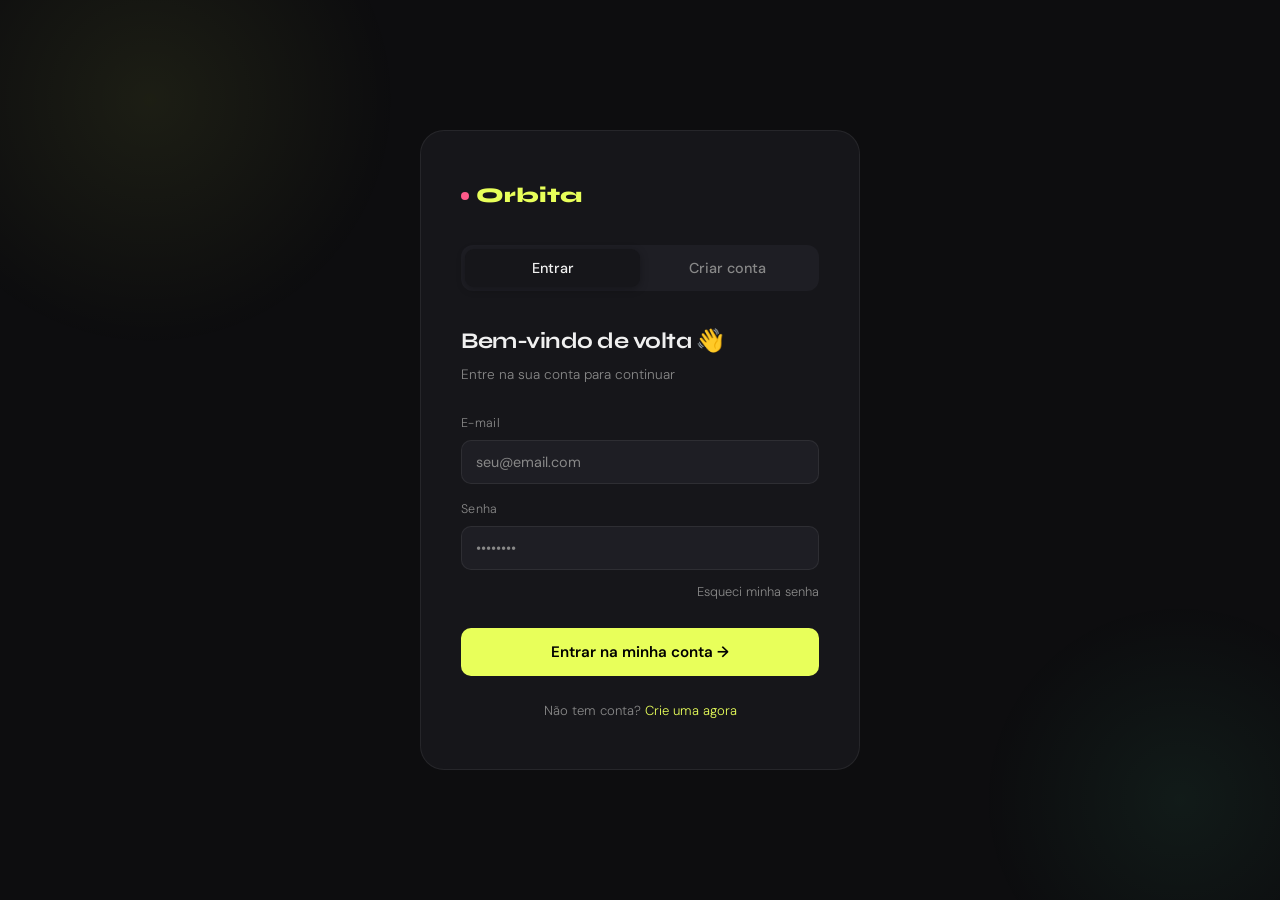
<file: perfil.html>
<!DOCTYPE html>
<html lang="pt-BR">
<head>
  <meta charset="UTF-8"/>
  <meta name="viewport" content="width=device-width, initial-scale=1.0"/>
  <title>Orbita — Perfil</title>
  <link href="https://fonts.googleapis.com/css2?family=Syne:wght@400;600;700;800&family=DM+Sans:wght@300;400;500&display=swap" rel="stylesheet"/>
  <link rel="stylesheet" href="styles.css"/>
  <link rel="icon" href="data:image/svg+xml,<svg xmlns='http://www.w3.org/2000/svg' viewBox='0 0 100 100'><circle cx='50' cy='50' r='50' fill='%23e8ff5a'/><text x='50' y='68' text-anchor='middle' font-size='55' fill='%23000'>✦</text></svg>"/>
  <style>
    nav {
      position: sticky; top: 0; z-index: 100;
      background: rgba(13,13,15,0.85);
      backdrop-filter: blur(12px);
      border-bottom: 1px solid var(--border);
      padding: 0 24px;
    }

    .nav-inner {
      max-width: 1000px; margin: 0 auto;
      display: flex; align-items: center;
      justify-content: space-between; height: 60px;
    }

    .nav-actions { display: flex; align-items: center; gap: 8px; }

    .page {
      max-width: 1000px; margin: 0 auto;
      padding: 32px 24px;
      display: grid;
      grid-template-columns: 300px 1fr;
      gap: 24px; align-items: start;
    }

    .sidebar {
      display: flex; flex-direction: column; gap: 16px;
      position: sticky; top: 80px;
    }

    .card {
      background: var(--surface); border: 1px solid var(--border);
      border-radius: var(--radius); overflow: hidden;
      animation: fadeUp 0.5s ease both;
    }

    @keyframes fadeUp {
      from { opacity: 0; transform: translateY(20px); }
      to   { opacity: 1; transform: translateY(0); }
    }

    .profile-cover {
      height: 90px;
      background: linear-gradient(135deg, #1a2a0a, #0a1a20, #1a0a1a);
      position: relative;
    }

    .cover-pattern {
      position: absolute; inset: 0;
      background-image:
        radial-gradient(circle at 20% 50%, rgba(232,255,90,0.15) 0%, transparent 50%),
        radial-gradient(circle at 80% 50%, rgba(90,255,184,0.1) 0%, transparent 50%);
    }

    .profile-body { padding: 0 20px 20px; }

    .avatar-wrap {
      margin-top: -32px; margin-bottom: 12px;
      position: relative; display: inline-block;
    }

    .avatar-main {
      width: 64px; height: 64px; border-radius: 50%;
      border: 3px solid var(--bg); background: var(--surface2);
      display: flex; align-items: center; justify-content: center;
      font-size: 1.8rem;
    }

    .avatar-status {
      position: absolute; bottom: 2px; right: 2px;
      width: 14px; height: 14px; border-radius: 50%;
      background: var(--accent2); border: 2px solid var(--bg);
    }

    .profile-name {
      font-family: var(--font-display); font-weight: 700; font-size: 1.1rem;
    }

    .profile-handle { font-size: 0.8rem; color: var(--muted); margin-bottom: 10px; }
    .profile-bio { font-size: 0.85rem; color: var(--muted); line-height: 1.6; margin-bottom: 14px; min-height: 40px; }
    .tags { display: flex; flex-wrap: wrap; gap: 6px; margin-bottom: 16px; }
    .divider { height: 1px; background: var(--border); margin: 14px 0; }

    .stats {
      display: grid; grid-template-columns: repeat(3, 1fr);
      gap: 4px; text-align: center;
    }

    .stat-item { cursor: pointer; padding: 4px; border-radius: 8px; transition: background 0.2s; }
    .stat-item:hover { background: var(--surface2); }
    .stat-num { font-family: var(--font-display); font-weight: 700; font-size: 1.1rem; }
    .stat-label { font-size: 0.7rem; color: var(--muted); }

    .profile-actions { display: flex; gap: 8px; margin-top: 16px; }

    .btn-action {
      flex: 1; padding: 9px 12px; border-radius: 10px;
      font-size: 0.82rem; font-family: var(--font-body); font-weight: 500;
      cursor: pointer; border: none; transition: all 0.2s; text-align: center;
    }

    .btn-action.primary { background: var(--accent); color: #000; }
    .btn-action.primary:hover { box-shadow: 0 4px 16px rgba(232,255,90,0.2); transform: translateY(-1px); }
    .btn-action.outline { background: transparent; color: var(--muted); border: 1px solid var(--border); }
    .btn-action.outline:hover { color: var(--text); border-color: rgba(255,255,255,0.2); }
    .btn-action.danger { background: transparent; color: var(--accent3); border: 1px solid rgba(255,90,138,0.3); }
    .btn-action.danger:hover { background: rgba(255,90,138,0.1); }

    /* MODAL */
    .modal-overlay {
      position: fixed; inset: 0;
      background: rgba(0,0,0,0.7); backdrop-filter: blur(4px);
      z-index: 200; display: flex; align-items: center; justify-content: center;
      padding: 24px; opacity: 0; pointer-events: none; transition: opacity 0.25s;
    }

    .modal-overlay.open { opacity: 1; pointer-events: all; }

    .modal {
      background: var(--surface); border: 1px solid var(--border);
      border-radius: 20px; width: 100%; max-width: 480px;
      max-height: 90vh; overflow-y: auto;
      transform: translateY(20px) scale(0.97); transition: transform 0.25s;
    }

    .modal-overlay.open .modal { transform: translateY(0) scale(1); }

    .modal-header {
      padding: 20px 24px; border-bottom: 1px solid var(--border);
      display: flex; align-items: center; justify-content: space-between;
    }

    .modal-title { font-family: var(--font-display); font-weight: 700; font-size: 1rem; }

    .modal-close {
      width: 32px; height: 32px; border-radius: 50%;
      background: var(--surface2); border: 1px solid var(--border);
      color: var(--muted); font-size: 1rem; cursor: pointer;
      display: flex; align-items: center; justify-content: center; transition: all 0.2s;
    }

    .modal-close:hover { color: var(--text); }
    .modal-body { padding: 24px; }

    /* LISTA DE SEGUIDORES NO MODAL */
    .user-item {
      display: flex; align-items: center; gap: 12px;
      padding: 10px 0; border-bottom: 1px solid var(--border);
      cursor: pointer; transition: all 0.2s;
    }

    .user-item:last-child { border-bottom: none; }
    .user-item:hover { opacity: 0.8; }

    .user-item-avatar {
      width: 38px; height: 38px; border-radius: 50%;
      background: var(--surface2); display: flex;
      align-items: center; justify-content: center; font-size: 1rem;
    }

    .user-item-nome { font-family: var(--font-display); font-size: 0.88rem; font-weight: 600; }
    .user-item-handle { font-size: 0.75rem; color: var(--muted); }

    /* CONTEÚDO PRINCIPAL */
    .main-content { display: flex; flex-direction: column; gap: 16px; }

    .post-box {
      background: var(--surface); border: 1px solid var(--border);
      border-radius: var(--radius); padding: 18px;
      animation: fadeUp 0.5s 0.1s ease both;
    }

    .post-input-row { display: flex; gap: 12px; align-items: flex-start; }

    .post-avatar-sm {
      width: 38px; height: 38px; border-radius: 50%;
      background: var(--surface2); display: flex;
      align-items: center; justify-content: center;
      font-size: 1rem; flex-shrink: 0;
    }

    .post-textarea {
      flex: 1; background: var(--surface2);
      border: 1px solid var(--border); border-radius: 12px;
      padding: 11px 14px; color: var(--text);
      font-family: var(--font-body); font-size: 0.88rem;
      resize: none; outline: none; min-height: 72px;
      transition: border-color 0.2s, min-height 0.3s;
    }

    .post-textarea::placeholder { color: var(--muted); }
    .post-textarea:focus { border-color: var(--accent); min-height: 100px; }

    .post-bottom {
      display: flex; align-items: center;
      justify-content: flex-end; margin-top: 12px; gap: 12px;
    }

    .post-submit {
      padding: 8px 18px; background: var(--accent); color: #000;
      border: none; border-radius: 999px;
      font-family: var(--font-body); font-size: 0.82rem; font-weight: 600;
      cursor: pointer; transition: all 0.2s;
    }

    .post-submit:disabled { opacity: 0.4; cursor: not-allowed; }

    .post-card {
      background: var(--surface); border: 1px solid var(--border);
      border-radius: var(--radius); padding: 18px;
      transition: border-color 0.2s; animation: fadeUp 0.4s ease both;
    }

    .post-card:hover { border-color: rgba(255,255,255,0.1); }
    .post-text { font-size: 0.88rem; line-height: 1.7; color: #d0d0d0; margin-bottom: 14px; white-space: pre-wrap; }

    .post-meta-row {
      display: flex; align-items: center; justify-content: space-between;
      font-size: 0.75rem; color: var(--muted);
      padding-top: 12px; border-top: 1px solid var(--border);
    }

    .post-actions { display: flex; gap: 8px; }

    .reaction-btn {
      display: flex; align-items: center; gap: 5px;
      padding: 5px 11px; border-radius: 8px;
      border: 1px solid var(--border); background: transparent;
      color: var(--muted); font-size: 0.78rem;
      font-family: var(--font-body); cursor: pointer; transition: all 0.2s;
    }

    .reaction-btn:hover { background: var(--surface2); color: var(--text); }
    .reaction-btn.active { background: rgba(232,255,90,0.08); border-color: rgba(232,255,90,0.3); color: var(--accent); }

    .empty-state {
      text-align: center; padding: 60px 20px;
      color: var(--muted); font-size: 0.88rem;
      background: var(--surface); border: 1px solid var(--border);
      border-radius: var(--radius);
    }

    @media (max-width: 768px) {
      .page { grid-template-columns: 1fr; }
      .sidebar { position: static; }
    }

    .mobile-nav {
  display: none;
  position: fixed;
  bottom: 0; left: 0; right: 0;
  background: rgba(13,13,15,0.95);
  backdrop-filter: blur(12px);
  border-top: 1px solid var(--border);
  padding: 8px 0 16px;
  z-index: 100;
  justify-content: space-around;
  align-items: center;
}

.mobile-nav-btn {
  display: flex;
  flex-direction: column;
  align-items: center;
  gap: 3px;
  padding: 6px 16px;
  border: none;
  background: transparent;
  color: var(--muted);
  font-size: 1.3rem;
  cursor: pointer;
  text-decoration: none;
  transition: color 0.2s;
  font-family: var(--font-body);
}

.mobile-nav-btn span {
  font-size: 0.6rem;
}

.mobile-nav-btn.active { color: var(--accent); }

@media (max-width: 768px) {
  .mobile-nav { display: flex; }
  nav { display: none; }
  .page, .chat-layout { padding-bottom: 80px; }
}

  </style>
</head>
<body>

  <nav>
    <div class="nav-inner">
      <a href="index.html" class="logo">
        <span class="logo-dot"></span>
        Orbita
      </a>
      <div class="nav-actions">
        <a href="feed.html" class="nav-btn">🏠 Feed</a>
        <a href="comunidades.html" class="nav-btn">🌐 Comunidades</a>
        <button class="nav-btn primary" onclick="Orbita.auth.logout()">Sair</button>
      </div>
    </div>
  </nav>

  <div class="page">

    <!-- SIDEBAR -->
    <aside class="sidebar">
      <div class="card">
        <div class="profile-cover">
          <div class="cover-pattern"></div>
        </div>
        <div class="profile-body">
          <div class="avatar-wrap">
            <div class="avatar-main" id="perfil-avatar">🙂</div>
            <div class="avatar-status"></div>
          </div>

          <div class="profile-name"   id="perfil-nome">Carregando...</div>
          <div class="profile-handle" id="perfil-handle"></div>
          <div class="profile-bio"    id="perfil-bio"></div>
          <div class="tags"           id="perfil-tags"></div>

          <div class="divider"></div>

          <div class="stats">
            <div class="stat-item" onclick="abrirSeguidores()">
              <div class="stat-num"   id="stat-posts">0</div>
              <div class="stat-label">Posts</div>
            </div>
            <div class="stat-item" onclick="abrirSeguidores()">
              <div class="stat-num"   id="stat-seguidores">0</div>
              <div class="stat-label">Seguidores</div>
            </div>
            <div class="stat-item" onclick="abrirSeguindo()">
              <div class="stat-num"   id="stat-seguindo">0</div>
              <div class="stat-label">Seguindo</div>
            </div>
          </div>

          <!-- Botões mudam conforme é seu perfil ou de outro -->
          <div class="profile-actions" id="profile-actions"></div>
        </div>
      </div>
    </aside>

    <!-- CONTEÚDO -->
    <main class="main-content">

      <!-- Caixa de post — só aparece no próprio perfil -->
      <div class="post-box" id="post-box" style="display:none">
        <div class="post-input-row">
          <div class="post-avatar-sm" id="post-avatar">🙂</div>
          <textarea
            class="post-textarea"
            id="post-input"
            placeholder="O que está acontecendo?"
            maxlength="280"
          ></textarea>
        </div>
        <div class="post-bottom">
          <button class="post-submit" id="btn-publicar" onclick="publicarPost()" disabled>
            Publicar →
          </button>
        </div>
      </div>

      <div id="posts-lista"></div>

    </main>
  </div>


  <!-- MODAL: EDITAR PERFIL -->
  <div class="modal-overlay" id="modal-editar" onclick="fecharModalSeOverlay(event, 'modal-editar')">
    <div class="modal">
      <div class="modal-header">
        <div class="modal-title">✏️ Editar perfil</div>
        <button class="modal-close" onclick="fecharModal('modal-editar')">✕</button>
      </div>
      <div class="modal-body">
        <div class="field">
          <label for="edit-nome">Nome</label>
          <input type="text" id="edit-nome" placeholder="Seu nome"/>
        </div>
        <div class="field">
          <label for="edit-bio">Bio</label>
          <textarea id="edit-bio" placeholder="Fale sobre você..." style="min-height:80px; resize:none"></textarea>
        </div>
        <div class="field">
          <label for="edit-cidade">Cidade</label>
          <input type="text" id="edit-cidade" placeholder="Ex: São Paulo, BR"/>
        </div>
        <div class="field">
          <label for="edit-avatar">Avatar (emoji)</label>
          <input type="text" id="edit-avatar" placeholder="Ex: 🧑‍💻" maxlength="4"/>
        </div>
        <div style="display:flex; gap:10px; margin-top:24px">
          <button class="btn-action outline" style="flex:1" onclick="fecharModal('modal-editar')">Cancelar</button>
          <button class="btn-action primary" style="flex:2" onclick="salvarPerfil()">Salvar →</button>
        </div>
      </div>
    </div>
  </div>


  <!-- MODAL: SEGUIDORES / SEGUINDO -->
  <div class="modal-overlay" id="modal-lista" onclick="fecharModalSeOverlay(event, 'modal-lista')">
    <div class="modal">
      <div class="modal-header">
        <div class="modal-title" id="modal-lista-titulo">Seguidores</div>
        <button class="modal-close" onclick="fecharModal('modal-lista')">✕</button>
      </div>
      <div class="modal-body">
        <div id="modal-lista-conteudo"></div>
      </div>
    </div>
  </div>


  <script src="app.js"></script>
  <script>

    // Proteção de rota
    if (!Orbita.auth.estaLogado()) {
      window.location.href = 'login.html';
    }

    const token       = Orbita.store.ler('token');
    const euUsuario   = Orbita.auth.usuario();

    // ==========================================
    // Descobre qual perfil mostrar
    // Se a URL tiver ?usuario=handle, mostra aquele perfil
    // Se não, mostra o perfil do usuário logado
    // ==========================================
    const params       = new URLSearchParams(window.location.search);
    const handleAlvo   = params.get('usuario') || euUsuario?.handle;
    const ehMeuPerfil  = handleAlvo === euUsuario?.handle;

    let perfilAtual = null;


    // ==========================================
    // FUNÇÃO: carregarPerfil()
    // ==========================================
    async function carregarPerfil() {
      try {
        const resposta = await fetch(`${API_URL}/api/usuarios/${handleAlvo}`, {
          headers: token ? { 'Authorization': `Bearer ${token}` } : {},
        });

        const dados = await resposta.json();
        if (!resposta.ok) throw new Error(dados.erro);

        perfilAtual = dados.usuario;
        renderizarPerfil(perfilAtual);
        carregarPosts(handleAlvo);

      } catch (e) {
        Orbita.toast('Erro ao carregar perfil', 'error');
      }
    }


    // ==========================================
    // FUNÇÃO: renderizarPerfil(u)
    // ==========================================
    function renderizarPerfil(u) {
      document.getElementById('perfil-avatar').textContent  = u.avatar  || '🙂';
      document.getElementById('perfil-nome').textContent    = u.nome;
      document.getElementById('perfil-handle').textContent  = `@${u.handle}${u.cidade ? ' · ' + u.cidade : ''}`;
      document.getElementById('perfil-bio').textContent     = u.bio || 'Sem bio ainda.';
      document.getElementById('stat-seguidores').textContent = u.total_seguidores || 0;
      document.getElementById('stat-seguindo').textContent   = u.total_seguindo   || 0;

      document.title = `Orbita — ${u.nome}`;

      // Botões diferentes conforme o perfil
      const actions = document.getElementById('profile-actions');

      if (ehMeuPerfil) {
        // Meu perfil — botão de editar
        document.getElementById('post-box').style.display  = 'block';
        document.getElementById('post-avatar').textContent = u.avatar || '🙂';

        actions.innerHTML = `
          <button class="btn-action primary" onclick="abrirModalEditar()">✏️ Editar</button>
          <button class="btn-action outline" onclick="Orbita.auth.logout()">Sair</button>
        `;
      } else {
        // Perfil de outro usuário — botão de seguir
        const seguindo = u.estouSeguindo;
        actions.innerHTML = `
          <button
            class="btn-action ${seguindo ? 'danger' : 'primary'}"
            id="btn-seguir"
            onclick="toggleSeguir(${u.id})">
            ${seguindo ? '✓ Seguindo' : '+ Seguir'}
          </button>
          <button class="btn-action outline" onclick="window.location.href='mensagens.html?conversa=${u.id}&nome=${u.nome}&handle=${u.handle}&avatar=${u.avatar || '🙂'}'">
          💬 Mensagem
          </button>
        `;
      }
    }


    // ==========================================
    // FUNÇÃO: toggleSeguir(id)
    // ==========================================
    async function toggleSeguir(id) {
      const btn = document.getElementById('btn-seguir');
      btn.disabled = true;

      try {
        const resposta = await fetch(`${API_URL}/api/usuarios/${id}/seguir`, {
          method:  'POST',
          headers: { 'Authorization': `Bearer ${token}` },
        });

        const dados = await resposta.json();
        if (!resposta.ok) {
          Orbita.toast(dados.erro || 'Erro', 'error');
          return;
        }

        // Atualiza o botão
        btn.textContent = dados.seguindo ? '✓ Seguindo' : '+ Seguir';
        btn.className   = `btn-action ${dados.seguindo ? 'danger' : 'primary'}`;

        // Atualiza o contador
        document.getElementById('stat-seguidores').textContent = dados.totalSeguidores;

        Orbita.toast(dados.seguindo ? 'Seguindo! 🎉' : 'Deixou de seguir', 'default');

      } catch (e) {
        Orbita.toast('Erro ao conectar', 'error');
      } finally {
        btn.disabled = false;
      }
    }


    // ==========================================
    // FUNÇÃO: carregarPosts(handle)
    // ==========================================
    async function carregarPosts(handle) {
      const lista = document.getElementById('posts-lista');

      lista.innerHTML = `
        <div class="post-card">
          <div class="skeleton-line"></div>
          <div class="skeleton-line" style="width:70%;margin-bottom:0"></div>
        </div>
      `;

      try {
        const resposta = await fetch(`${API_URL}/api/usuarios/${handle}/posts`);
        const dados    = await resposta.json();

        if (!resposta.ok) throw new Error();

        document.getElementById('stat-posts').textContent = dados.total;

        if (dados.posts.length === 0) {
          lista.innerHTML = `
            <div class="empty-state">
              <div style="font-size:2rem; margin-bottom:12px">📝</div>
              <p>${ehMeuPerfil ? 'Você ainda não publicou nada.' : 'Nenhum post ainda.'}</p>
            </div>
          `;
          return;
        }

        lista.innerHTML = '';
        dados.posts.forEach((post, i) => {
          const tempo = Orbita.format.tempo(new Date(post.criado_em));
          lista.insertAdjacentHTML('beforeend', `
            <div class="post-card" id="card-${post.id}" style="animation-delay:${i * 0.07}s">
              <div class="post-text">${post.texto}</div>
              <div class="post-meta-row">
                <span>${tempo}</span>
                <div class="post-actions">
                  <button class="reaction-btn" onclick="curtirPost(${post.id})">
                    ✦ <span id="count-${post.id}">${post.curtidas}</span>
                  </button>
                  ${ehMeuPerfil ? `
                    <button class="reaction-btn" onclick="deletarPost(${post.id})">
                      🗑️ Deletar
                    </button>
                  ` : ''}
                </div>
              </div>
            </div>
          `);
        });

      } catch (e) {
        lista.innerHTML = `<div class="empty-state">Erro ao carregar posts.</div>`;
      }
    }


    // ==========================================
    // FUNÇÃO: publicarPost()
    // ==========================================
    async function publicarPost() {
      const input = document.getElementById('post-input');
      const texto = input.value.trim();
      const btn   = document.getElementById('btn-publicar');

      if (!texto) return;

      btn.disabled    = true;
      btn.textContent = 'Publicando...';

      try {
        const resposta = await fetch(`${API_URL}/api/posts`, {
          method:  'POST',
          headers: { 'Content-Type': 'application/json', 'Authorization': `Bearer ${token}` },
          body:    JSON.stringify({ texto }),
        });

        const dados = await resposta.json();
        if (!resposta.ok) { Orbita.toast(dados.erro || 'Erro', 'error'); return; }

        input.value = '';
        Orbita.toast('Post publicado! ✦', 'success');
        carregarPosts(handleAlvo);

      } catch (e) {
        Orbita.toast('Erro ao conectar', 'error');
      } finally {
        btn.disabled    = false;
        btn.textContent = 'Publicar →';
        btn.disabled    = true;
      }
    }


    // ==========================================
    // FUNÇÃO: curtirPost(id)
    // ==========================================
    async function curtirPost(id) {
      try {
        const resposta = await fetch(`${API_URL}/api/posts/${id}/curtir`, {
          method:  'POST',
          headers: { 'Authorization': `Bearer ${token}` },
        });
        const dados = await resposta.json();
        if (!resposta.ok) return;
        const count = document.getElementById('count-' + id);
        if (count) count.textContent = dados.curtidas;
      } catch (e) {}
    }


    // ==========================================
    // FUNÇÃO: deletarPost(id)
    // ==========================================
    async function deletarPost(id) {
      if (!confirm('Deletar esse post?')) return;

      try {
        const resposta = await fetch(`${API_URL}/api/posts/${id}`, {
          method:  'DELETE',
          headers: { 'Authorization': `Bearer ${token}` },
        });

        if (!resposta.ok) { Orbita.toast('Erro ao deletar', 'error'); return; }

        const card = document.getElementById('card-' + id);
        card.style.opacity = '0'; card.style.transform = 'translateY(-8px)';
        card.style.transition = 'all 0.3s ease';
        setTimeout(() => {
          card.remove();
          const el = document.getElementById('stat-posts');
          el.textContent = Math.max(0, parseInt(el.textContent) - 1);
        }, 300);

        Orbita.toast('Post deletado', 'default');
      } catch (e) {}
    }


    // ==========================================
    // EDITAR PERFIL
    // ==========================================
    function abrirModalEditar() {
      if (!perfilAtual) return;
      document.getElementById('edit-nome').value   = perfilAtual.nome   || '';
      document.getElementById('edit-bio').value    = perfilAtual.bio    || '';
      document.getElementById('edit-cidade').value = perfilAtual.cidade || '';
      document.getElementById('edit-avatar').value = perfilAtual.avatar || '';
      document.getElementById('modal-editar').classList.add('open');
    }

    async function salvarPerfil() {
      const nome   = document.getElementById('edit-nome').value.trim();
      const bio    = document.getElementById('edit-bio').value.trim();
      const cidade = document.getElementById('edit-cidade').value.trim();
      const avatar = document.getElementById('edit-avatar').value.trim();

      try {
        const resposta = await fetch(`${API_URL}/api/usuarios/perfil`, {
          method:  'PUT',
          headers: { 'Content-Type': 'application/json', 'Authorization': `Bearer ${token}` },
          body:    JSON.stringify({ nome, bio, cidade, avatar }),
        });

        const dados = await resposta.json();
        if (!resposta.ok) { Orbita.toast(dados.erro || 'Erro', 'error'); return; }

        perfilAtual = { ...perfilAtual, nome, bio, cidade, avatar };
        Orbita.store.salvar('usuario', { ...euUsuario, nome, avatar });
        renderizarPerfil(perfilAtual);
        fecharModal('modal-editar');
        Orbita.toast('Perfil atualizado! ✦', 'success');

      } catch (e) {
        Orbita.toast('Erro ao conectar', 'error');
      }
    }


    // ==========================================
    // SEGUIDORES / SEGUINDO
    // ==========================================
    async function abrirSeguidores() {
      document.getElementById('modal-lista-titulo').textContent = 'Seguidores';
      document.getElementById('modal-lista').classList.add('open');

      const conteudo = document.getElementById('modal-lista-conteudo');
      conteudo.innerHTML = '<div class="skeleton-line"></div>';

      try {
        const resposta = await fetch(`${API_URL}/api/usuarios/${handleAlvo}/seguidores`);
        const dados    = await resposta.json();

        if (dados.seguidores.length === 0) {
          conteudo.innerHTML = '<p style="color:var(--muted); font-size:0.85rem; text-align:center; padding:20px">Nenhum seguidor ainda.</p>';
          return;
        }

        conteudo.innerHTML = dados.seguidores.map(u => `
          <div class="user-item" onclick="irParaPerfil('${u.handle}')">
            <div class="user-item-avatar">${u.avatar || '🙂'}</div>
            <div>
              <div class="user-item-nome">${u.nome}</div>
              <div class="user-item-handle">@${u.handle}</div>
            </div>
          </div>
        `).join('');

      } catch (e) {
        conteudo.innerHTML = '<p style="color:var(--muted)">Erro ao carregar.</p>';
      }
    }

    async function abrirSeguindo() {
      document.getElementById('modal-lista-titulo').textContent = 'Seguindo';
      document.getElementById('modal-lista').classList.add('open');

      const conteudo = document.getElementById('modal-lista-conteudo');
      conteudo.innerHTML = '<div class="skeleton-line"></div>';

      try {
        const resposta = await fetch(`${API_URL}/api/usuarios/${handleAlvo}/seguindo`);
        const dados    = await resposta.json();

        if (dados.seguindo.length === 0) {
          conteudo.innerHTML = '<p style="color:var(--muted); font-size:0.85rem; text-align:center; padding:20px">Não segue ninguém ainda.</p>';
          return;
        }

        conteudo.innerHTML = dados.seguindo.map(u => `
          <div class="user-item" onclick="irParaPerfil('${u.handle}')">
            <div class="user-item-avatar">${u.avatar || '🙂'}</div>
            <div>
              <div class="user-item-nome">${u.nome}</div>
              <div class="user-item-handle">@${u.handle}</div>
            </div>
          </div>
        `).join('');

      } catch (e) {
        conteudo.innerHTML = '<p style="color:var(--muted)">Erro ao carregar.</p>';
      }
    }

    // Navega para o perfil de outro usuário
    function irParaPerfil(handle) {
      window.location.href = `perfil.html?usuario=${handle}`;
    }

    function fecharModal(id) {
      document.getElementById(id).classList.remove('open');
    }

    function fecharModalSeOverlay(e, id) {
      if (e.target.classList.contains('modal-overlay')) fecharModal(id);
    }

    // Habilita botão de publicar ao digitar
    document.getElementById('post-input').addEventListener('input', function() {
      document.getElementById('btn-publicar').disabled = this.value.trim().length === 0;
    });

    document.addEventListener('keydown', e => {
      if (e.key === 'Escape') {
        fecharModal('modal-editar');
        fecharModal('modal-lista');
      }
    });

    // Carrega o perfil
    carregarPerfil();
  </script>
  <div class="mobile-nav">
  <a href="feed.html"   class="mobile-nav-btn">🏠 <span>Feed</span></a>
  <a href="buscar.html" class="mobile-nav-btn">🔍 <span>Buscar</span></a>
  <a href="mensagens.html" class="mobile-nav-btn">💬 <span>Mensagens</span></a>
  <a href="comunidades.html" class="mobile-nav-btn">🌐 <span>Comunidades</span></a>
  <a href="perfil.html" class="mobile-nav-btn active">🙂 <span>Perfil</span></a>
</div>
</body>
</html>
</file>
<file: styles.css>
/* ================================================
   styles.css — Estilos compartilhados do Orbita
   
   Este arquivo é importado em TODAS as páginas
   com a tag:
   <link rel="stylesheet" href="styles.css">
   
   Aqui ficam apenas os estilos que se REPETEM
   entre páginas. Estilos específicos de cada
   página continuam no próprio arquivo HTML.
================================================ */


/* ================================================
   1. VARIÁVEIS GLOBAIS
   Defina aqui as cores, fontes e medidas do projeto.
   Mudar uma variável reflete em todo o site.
================================================ */
:root {
  --bg:       #0d0d0f;
  --surface:  #16161a;
  --surface2: #1e1e24;
  --accent:   #e8ff5a;
  --accent2:  #5affb8;
  --accent3:  #ff5a8a;
  --text:     #f0f0f0;
  --muted:    #888;
  --border:   rgba(255,255,255,0.07);
  --radius:   16px;
  --error:    #ff5a5a;

  --font-display: 'Syne', sans-serif;
  --font-body:    'DM Sans', sans-serif;

  --shadow-sm: 0 4px 16px rgba(0,0,0,0.3);
  --shadow-md: 0 8px 32px rgba(0,0,0,0.4);
  --shadow-accent: 0 8px 24px rgba(232,255,90,0.2);
}


/* ================================================
   2. RESET E BASE
================================================ */
*, *::before, *::after {
  box-sizing: border-box;
  margin: 0;
  padding: 0;
}

html {
  scroll-behavior: smooth;
}

body {
  background:  var(--bg);
  color:       var(--text);
  font-family: var(--font-body);
  font-weight: 300;
  min-height:  100vh;
  line-height: 1.6;
  /* Evita scroll horizontal acidental */
  overflow-x:  hidden;
}

/* Remove sublinhado de links por padrão */
a { text-decoration: none; color: inherit; }

/* Imagens nunca ultrapassam o container */
img { max-width: 100%; display: block; }

/* Botões herdam a fonte do body */
button { font-family: var(--font-body); }


/* ================================================
   3. TIPOGRAFIA
================================================ */
h1, h2, h3, h4 {
  font-family: var(--font-display);
  font-weight: 700;
  line-height: 1.1;
  letter-spacing: -0.5px;
}

h1 { font-size: clamp(2rem, 5vw, 4rem); }
h2 { font-size: clamp(1.4rem, 3vw, 2.4rem); }
h3 { font-size: 1.1rem; }

p { line-height: 1.7; }


/* ================================================
   4. NAVBAR COMPARTILHADA
   Todas as páginas internas usam este estilo.
================================================ */
.navbar {
  position:         sticky;
  top:              0;
  z-index:          100;
  background:       rgba(13,13,15,0.88);
  backdrop-filter:  blur(12px);
  border-bottom:    1px solid var(--border);
  padding:          0 24px;
}

.navbar-inner {
  max-width:      1100px;
  margin:         0 auto;
  display:        flex;
  align-items:    center;
  height:         60px;
  gap:            16px;
}

/* Logo — reutilizado em todas as páginas */
.logo {
  font-family:  var(--font-display);
  font-weight:  800;
  font-size:    1.3rem;
  color:        var(--accent);
  display:      flex;
  align-items:  center;
  gap:          7px;
  flex-shrink:  0;
  text-decoration: none;
}

.logo-dot {
  width:        8px;
  height:       8px;
  border-radius: 50%;
  background:   var(--accent3);
  animation:    pulse 2s ease-in-out infinite;
}

@keyframes pulse {
  0%, 100% { transform: scale(1);   opacity: 1; }
  50%       { transform: scale(1.5); opacity: 0.5; }
}

/* Botões da navbar */
.nav-btn {
  padding:      7px 16px;
  border-radius: 999px;
  font-size:    0.82rem;
  font-family:  var(--font-body);
  cursor:       pointer;
  text-decoration: none;
  transition:   all 0.2s;
  border:       1px solid var(--border);
  background:   transparent;
  color:        var(--muted);
  display:      inline-flex;
  align-items:  center;
  gap:          6px;
}

.nav-btn:hover {
  color:        var(--text);
  border-color: rgba(255,255,255,0.15);
}

.nav-btn.active {
  color:        var(--accent);
  border-color: rgba(232,255,90,0.3);
  background:   rgba(232,255,90,0.05);
}

.nav-btn.primary {
  background:   var(--accent);
  color:        #000;
  border-color: transparent;
  font-weight:  500;
}

.nav-btn.primary:hover {
  box-shadow: var(--shadow-accent);
  transform: translateY(-1px);
}


/* ================================================
   5. BOTÕES REUTILIZÁVEIS
================================================ */
.btn {
  display:      inline-flex;
  align-items:  center;
  gap:          8px;
  padding:      11px 22px;
  border-radius: 999px;
  font-size:    0.9rem;
  font-weight:  500;
  font-family:  var(--font-body);
  cursor:       pointer;
  border:       none;
  transition:   all 0.2s;
  text-decoration: none;
}

.btn-primary {
  background: var(--accent);
  color:      #000;
}

.btn-primary:hover {
  transform:  translateY(-2px);
  box-shadow: var(--shadow-accent);
}

.btn-secondary {
  background:   transparent;
  color:        var(--text);
  border:       1px solid var(--border);
}

.btn-secondary:hover {
  background:   var(--surface2);
  border-color: rgba(255,255,255,0.15);
}

.btn-danger {
  background:   rgba(255,90,90,0.1);
  color:        var(--error);
  border:       1px solid rgba(255,90,90,0.2);
}

.btn-danger:hover {
  background: rgba(255,90,90,0.2);
}

.btn:disabled {
  opacity: 0.4;
  cursor:  not-allowed;
  transform: none !important;
}


/* ================================================
   6. CARDS
================================================ */
.card {
  background:    var(--surface);
  border:        1px solid var(--border);
  border-radius: var(--radius);
  overflow:      hidden;
}

.card:hover {
  border-color: rgba(255,255,255,0.12);
}

.card-body {
  padding: 20px;
}

.card-title {
  font-family: var(--font-display);
  font-weight: 700;
  font-size:   0.95rem;
  margin-bottom: 4px;
}


/* ================================================
   7. FORMULÁRIOS
================================================ */
.field {
  margin-bottom: 16px;
}

label {
  display:       block;
  font-size:     0.78rem;
  color:         var(--muted);
  margin-bottom: 6px;
  letter-spacing: 0.3px;
}

/* Todos os inputs de texto */
input[type="text"],
input[type="email"],
input[type="password"],
input[type="date"],
input[type="search"],
textarea,
select {
  width:       100%;
  background:  var(--surface2);
  border:      1px solid var(--border);
  border-radius: 10px;
  padding:     12px 14px;
  color:       var(--text);
  font-family: var(--font-body);
  font-size:   0.9rem;
  outline:     none;
  transition:  border-color 0.2s, box-shadow 0.2s;
}

input::placeholder,
textarea::placeholder { color: var(--muted); }

/* Estado de foco — quando o usuário clica no campo */
input:focus,
textarea:focus,
select:focus {
  border-color: var(--accent);
  box-shadow:   0 0 0 3px rgba(232,255,90,0.08);
}

/* Estado de erro */
input.error,
textarea.error {
  border-color: var(--error);
  box-shadow:   0 0 0 3px rgba(255,90,90,0.08);
}

/* Mensagem de erro abaixo do campo */
.field-error {
  font-size:  0.75rem;
  color:      var(--error);
  margin-top: 5px;
  display:    none;
}

.field-error.visible { display: block; }

textarea { resize: none; }

select option { background: var(--surface2); }


/* ================================================
   8. ANIMAÇÕES REUTILIZÁVEIS
================================================ */

/* Entrada suave de baixo para cima */
@keyframes fadeUp {
  from { opacity: 0; transform: translateY(20px); }
  to   { opacity: 1; transform: translateY(0); }
}

/* Escala de entrada */
@keyframes scaleIn {
  from { opacity: 0; transform: scale(0.95); }
  to   { opacity: 1; transform: scale(1); }
}

/* Brilho animado — usado no skeleton loading */
@keyframes shimmer {
  0%   { background-position: 200% 0; }
  100% { background-position: -200% 0; }
}

/* Classes utilitárias de animação */
.animate-fadeUp  { animation: fadeUp  0.5s ease both; }
.animate-scaleIn { animation: scaleIn 0.3s ease both; }

/* Delays escalonados para listas */
.delay-1 { animation-delay: 0.05s; }
.delay-2 { animation-delay: 0.10s; }
.delay-3 { animation-delay: 0.15s; }
.delay-4 { animation-delay: 0.20s; }
.delay-5 { animation-delay: 0.25s; }


/* ================================================
   9. SKELETON LOADING
   Esqueleto animado que aparece enquanto o
   conteúdo está "carregando"
================================================ */
.skeleton-line {
  height:        12px;
  border-radius: 6px;
  background:    linear-gradient(
    90deg,
    var(--surface2) 25%,
    var(--surface)  50%,
    var(--surface2) 75%
  );
  background-size: 200% 100%;
  animation:     shimmer 1.5s infinite;
  margin-bottom: 10px;
}

.skeleton-circle {
  border-radius:   50%;
  background:      linear-gradient(
    90deg,
    var(--surface2) 25%,
    var(--surface)  50%,
    var(--surface2) 75%
  );
  background-size: 200% 100%;
  animation:       shimmer 1.5s infinite;
}


/* ================================================
   10. MODAL
   Janela flutuante reutilizável
================================================ */
.modal-overlay {
  position:       fixed;
  inset:          0;
  background:     rgba(0,0,0,0.7);
  backdrop-filter: blur(4px);
  z-index:        200;
  display:        flex;
  align-items:    center;
  justify-content: center;
  padding:        24px;
  opacity:        0;
  pointer-events: none;
  transition:     opacity 0.25s;
}

.modal-overlay.open {
  opacity:        1;
  pointer-events: all;
}

.modal {
  background:    var(--surface);
  border:        1px solid var(--border);
  border-radius: 20px;
  width:         100%;
  max-width:     540px;
  max-height:    90vh;
  overflow-y:    auto;
  transform:     translateY(20px) scale(0.97);
  transition:    transform 0.25s;
}

.modal-overlay.open .modal {
  transform: translateY(0) scale(1);
}

.modal-header {
  padding:       20px 24px;
  border-bottom: 1px solid var(--border);
  display:       flex;
  align-items:   center;
  justify-content: space-between;
}

.modal-title {
  font-family: var(--font-display);
  font-weight: 700;
  font-size:   1rem;
}

.modal-close {
  width:         32px;
  height:        32px;
  border-radius: 50%;
  background:    var(--surface2);
  border:        1px solid var(--border);
  color:         var(--muted);
  font-size:     1rem;
  cursor:        pointer;
  display:       flex;
  align-items:   center;
  justify-content: center;
  transition:    all 0.2s;
}

.modal-close:hover { color: var(--text); }

.modal-body { padding: 24px; }


/* ================================================
   11. TAGS / BADGES
================================================ */
.tag {
  display:       inline-flex;
  align-items:   center;
  background:    var(--surface2);
  border:        1px solid var(--border);
  border-radius: 999px;
  padding:       4px 10px;
  font-size:     0.72rem;
  color:         var(--muted);
}

.badge {
  display:       inline-flex;
  align-items:   center;
  border-radius: 999px;
  padding:       3px 10px;
  font-size:     0.68rem;
  font-weight:   500;
}

.badge-accent  { background: rgba(232,255,90,0.12); color: var(--accent);  border: 1px solid rgba(232,255,90,0.3); }
.badge-green   { background: rgba(90,255,184,0.12); color: var(--accent2); border: 1px solid rgba(90,255,184,0.3); }
.badge-pink    { background: rgba(255,90,138,0.12); color: var(--accent3); border: 1px solid rgba(255,90,138,0.3); }


/* ================================================
   12. DIVIDER
================================================ */
.divider {
  height:     1px;
  background: var(--border);
  margin:     16px 0;
}

.divider-text {
  display:     flex;
  align-items: center;
  gap:         12px;
  color:       var(--muted);
  font-size:   0.8rem;
  margin:      20px 0;
}

.divider-text::before,
.divider-text::after {
  content:    '';
  flex:       1;
  height:     1px;
  background: var(--border);
}


/* ================================================
   13. AVATAR
================================================ */
.avatar {
  border-radius:  50%;
  background:     var(--surface2);
  display:        flex;
  align-items:    center;
  justify-content: center;
  flex-shrink:    0;
  overflow:       hidden;
}

.avatar-sm  { width: 30px; height: 30px; font-size: 0.85rem; }
.avatar-md  { width: 40px; height: 40px; font-size: 1.1rem;  }
.avatar-lg  { width: 56px; height: 56px; font-size: 1.5rem;  }
.avatar-xl  { width: 80px; height: 80px; font-size: 2rem;    }

/* Bolinha de status online */
.avatar-wrap {
  position: relative;
  display:  inline-block;
}

.status-dot {
  position:      absolute;
  bottom:        1px;
  right:         1px;
  width:         11px;
  height:        11px;
  border-radius: 50%;
  border:        2px solid var(--bg);
}

.status-online  { background: var(--accent2); }
.status-offline { background: var(--muted);   }


/* ================================================
   14. UTILITÁRIOS
   Classes pequenas e reutilizáveis para
   ajustes rápidos de layout e espaçamento.
================================================ */

/* Flexbox */
.flex         { display: flex; }
.flex-col     { display: flex; flex-direction: column; }
.items-center { align-items: center; }
.justify-between { justify-content: space-between; }
.gap-sm       { gap: 8px; }
.gap-md       { gap: 16px; }
.gap-lg       { gap: 24px; }

/* Texto */
.text-muted   { color: var(--muted); }
.text-accent  { color: var(--accent); }
.text-sm      { font-size: 0.82rem; }
.text-xs      { font-size: 0.72rem; }
.font-display { font-family: var(--font-display); font-weight: 700; }

/* Espaçamento */
.mt-sm { margin-top: 8px;  }
.mt-md { margin-top: 16px; }
.mt-lg { margin-top: 32px; }
.mb-sm { margin-bottom: 8px;  }
.mb-md { margin-bottom: 16px; }
.mb-lg { margin-bottom: 32px; }

/* Visibilidade */
.hidden  { display: none !important; }
.visible { display: block !important; }

/* Truncar texto longo com "..." */
.truncate {
  white-space:   nowrap;
  overflow:      hidden;
  text-overflow: ellipsis;
}

/* Container padrão */
.container {
  max-width: 1100px;
  margin:    0 auto;
  padding:   0 24px;
}


/* ================================================
   15. RESPONSIVIDADE GLOBAL
================================================ */
@media (max-width: 768px) {
  .container { padding: 0 16px; }

  h1 { font-size: 2rem; }
  h2 { font-size: 1.4rem; }

  /* Esconde elementos marcados como "só desktop" */
  .desktop-only { display: none !important; }
}

@media (min-width: 769px) {
  /* Esconde elementos marcados como "só mobile" */
  .mobile-only { display: none !important; }
}
</file>
